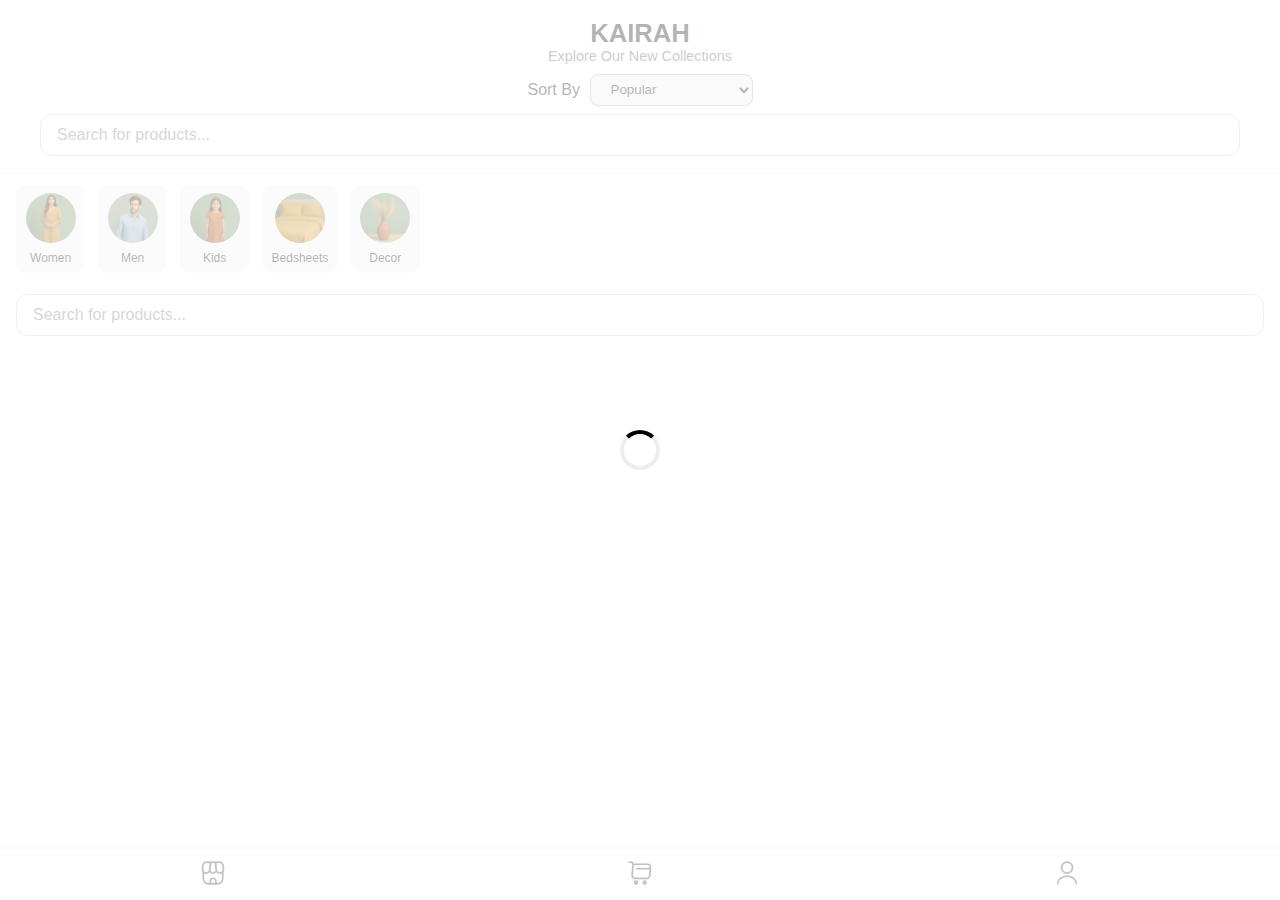
<file: index.html>
<!DOCTYPE html>
<html lang="en">
<head>
  <meta charset="UTF-8" />
  <meta name="viewport" content="width=device-width, initial-scale=1.0"/>
  <title>KAIRAH</title>
  <link rel="stylesheet" href="style.css" />
  <style>
    .category-icon {
      display: flex;
      flex-direction: column;
      align-items: center;
      
      cursor: pointer;
    }
    .category-icon img {
      width: 50px;
      height: 50px;
      object-fit: cover;
      border-radius: 50%;
      margin-bottom: 0.3rem;
    }
    
  </style>
</head>
<body>

  <header class="topbar">
    <h1>KAIRAH</h1>
    <p>Explore Our New Collections</p>
    <div class="top-controls">
      <div class="sort-bar">
        <label for="sort">Sort By</label>
        <select id="sort" onchange="sortProducts()">
          <option value="popular">Popular</option>
          <option value="price-low">Price: Low to High</option>
          <option value="price-high">Price: High to Low</option>
          <option value="name">Name</option>
        </select>
      </div>
      <div class="search-wrapper search-desktop">
        <span class="search-3d-icon"></span>
        <input type="text" placeholder="Search for products..." oninput="searchProducts(this.value)">
      </div>
    </div>
  </header>

  <nav class="categories" id="category-bar">
    <div class="category-icon" onclick="toggleWomenSubcategories();filterProducts('fancy bag');filterProducts('Raw Materials');filterProducts('two piece');filterProducts('ready to wear');filterProducts('party wear');filterProducts('saree');filterProducts('three piece')">
      <img src="images/women.png" alt="Women"/>
      <span>Women</span>
    </div>
    <div class="category-icon" onclick="filterProducts('men')">
      <img src="images/men.png" alt="Men"/>
      <span>Men</span>
    </div>
    <div class="category-icon" onclick="filterProducts('kids')">
      <img src="images/kids.png" alt="Kids"/>
      <span>Kids</span>
    </div>
    <div class="category-icon" onclick="filterProducts('bedsheets')">
      <img src="images/bedsheets.png" alt="Bedsheets"/>
      <span>Bedsheets</span>
    </div>
    <div class="category-icon" onclick="filterProducts('home decors')">
      <img src="images/decor.png" alt="Decor"/>
      <span>Decor</span>
    </div>
  </nav>

  <!-- Mobile-only search bar -->
  <div class="search-wrapper search-mobile">
    <span class="search-3d-icon"></span>
    <input type="text" placeholder="Search for products..." oninput="searchProducts(this.value)">
  </div>

  <div class="product-grid" id="product-container"></div>

  <div id="loader" class="loader-overlay"><div class="spinner"></div></div>

  <nav class="bottom-nav">
    <button onclick="location.href='index.html'"><img src="images/shop.png" alt="Home" /></button>
    <button onclick="location.href='cart.html'"><img src="images/shopping-cart.png" alt="Cart" /></button>
    <button onclick="location.href='account.html'"><img src="images/user.png" alt="Profile" /></button>
  </nav>

  <script>
    let allProducts = [];
    let currentCategory = "all";
    let isWomenExpanded = false;

    async function fetchProducts(force = false) {
      document.getElementById('loader').style.display = 'flex';

      const cached = localStorage.getItem("productCache");
      const lastFetched = localStorage.getItem("productCacheTime");

      const isFresh = cached && lastFetched && (Date.now() - lastFetched < 5 * 60 * 1000);

      if (isFresh && !force) {
        allProducts = JSON.parse(cached);
        document.getElementById('loader').style.display = 'none';
        return renderProducts(allProducts);
      }

      const res = await fetch("https://script.google.com/macros/s/AKfycbwGHz8UWJnzEnlzzA3WAEL7o7weI3EZ8S19X43M1A_6HhY9DboEVO0uHLrVXmqOH5OJLg/exec");
      const data = await res.json();
      const rows = data.slice(1);

      allProducts = rows.map(row => {
        const [id, name, price, desc, trending, section, amount, colors, sizes] = row;
        return {
          id,
          name,
          price: parseFloat(price),
          desc,
          trending,
          section: section?.trim().toLowerCase(),
          amount,
          colors,
          sizes
        };
      });

      localStorage.setItem("productCache", JSON.stringify(allProducts));
      localStorage.setItem("productCacheTime", Date.now());

      document.getElementById('loader').style.display = 'none';
      renderProducts(allProducts);
    }

    function renderProducts(products) {
      const container = document.getElementById('product-container');
      container.innerHTML = '';

      products.forEach(p => {
        let imgUrl = 'fallback.jpg';
        try {
          const parsedColors = JSON.parse(p.colors || '{}');
          imgUrl = Object.values(parsedColors)[0]?.split(',')[0] || imgUrl;
        } catch {}

        const div = document.createElement('div');
        div.className = 'product';
        div.innerHTML = `
          <img src="${imgUrl}" alt="${p.name}" loading="lazy" />
          <div class="product-info-overlay">
            <h3>${p.name}</h3>
            <h4>₹${p.price}</h4>
          </div>
        `;
        div.addEventListener('click', () => {
          localStorage.setItem('selectedProduct', JSON.stringify(p));
          window.location.href = `product.html?id=${p.id}`;
        });
        container.appendChild(div);
      });
    }

    function filterProducts(category) {
      currentCategory = category;
      if (category === 'all') return renderProducts(allProducts);
      const filtered = allProducts.filter(p => p.section === category);
      renderProducts(filtered);
    }

    function toggleWomenSubcategories() {
      const bar = document.getElementById("category-bar");
      isWomenExpanded = !isWomenExpanded;

      if (isWomenExpanded) {
        bar.innerHTML = `
          <div class="category-icon" onclick="toggleWomenSubcategories();filterProducts('all')">
            <img src="images/menu.png" alt="Back" /><span>Back</span>
          </div>
          <div class="category-icon" onclick="filterProducts('three piece')">
            <img src="images/threepiece.png" alt="Three Piece Set" /><span>Three Piece</span>
          </div>
          <div class="category-icon" onclick="filterProducts('two piece')">
            <img src="images/cordset.png" alt="cord set" /><span>cord set</span>
          </div>
          <div class="category-icon" onclick="filterProducts('party wear')">
            <img src="images/partywear.png" alt="party wear" /><span>party wear</span>
          </div>
          <div class="category-icon" onclick="filterProducts('ready to wear')">
            <img src="images/women.png" alt="ready to wear" /><span>ready to wear</span>
          </div>
          <div class="category-icon" onclick="filterProducts('saree')">
            <img src="images/saree.png" alt="Saree" /><span>Saree</span>
          </div>
          <div class="category-icon" onclick="filterProducts('Raw Materials')">
            <img src="images/rawmaterials.png" alt="raw materials" /><span>Raw Materials</span>
          </div>
          <div class="category-icon" onclick="filterProducts('fancy bag')">
            <img src="images/fancybags.png" alt="fancybags" /><span>fancy bags</span>
          </div>
        `;
      } else {
        bar.innerHTML = document.querySelector('header + nav').outerHTML;
        location.reload(); // reload to reset
      }
    }

    function searchProducts(keyword) {
      const search = keyword.toLowerCase();
      const filtered = allProducts.filter(p =>
        p.name.toLowerCase().includes(search) ||
        p.desc?.toLowerCase().includes(search)
      );
      renderProducts(filtered);
    }

    function sortProducts() {
      const value = document.getElementById("sort").value;
      let sorted = [...allProducts];

      if (value === 'price-low') {
        sorted.sort((a, b) => a.price - b.price);
      } else if (value === 'price-high') {
        sorted.sort((a, b) => b.price - a.price);
      } else if (value === 'name') {
        sorted.sort((a, b) => a.name.localeCompare(b.name));
      }
      renderProducts(sorted);
    }

    fetchProducts();
  </script>
</body>
</html>
</file>
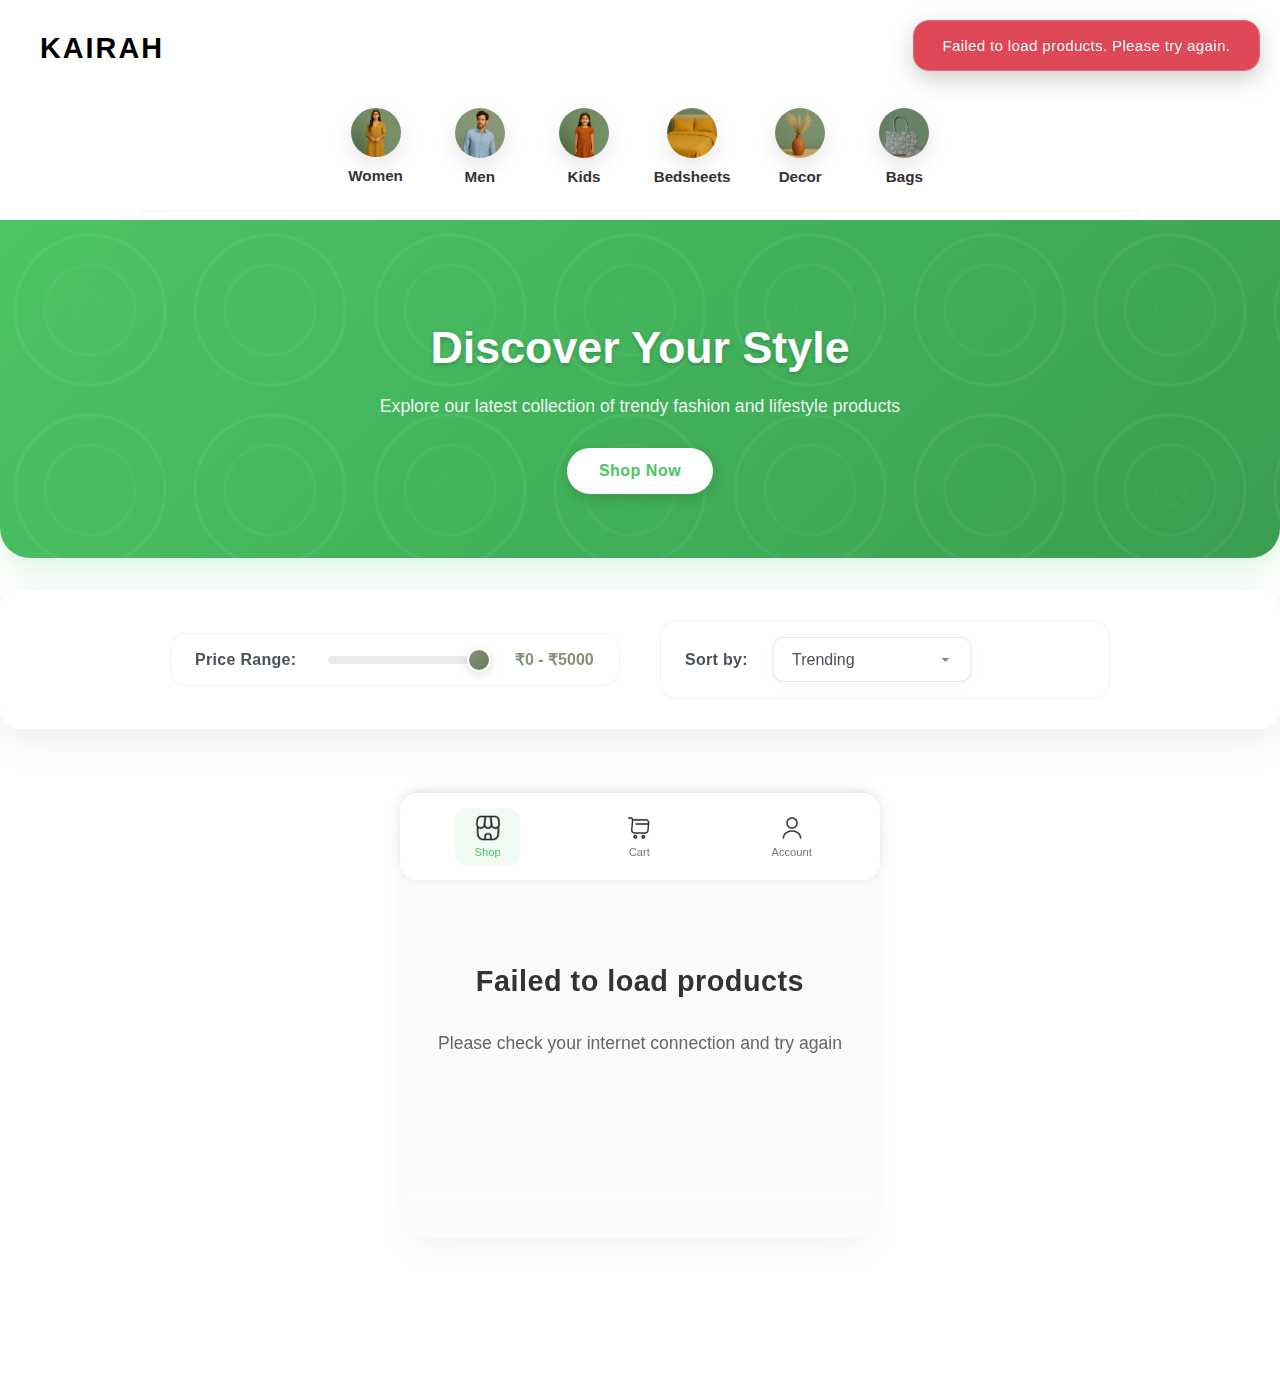
<file: clothing-store/index.html>
<!DOCTYPE html>
<html lang="en">
<head>
  <meta charset="UTF-8" />
  <meta name="viewport" content="width=device-width, initial-scale=1.0"/>
  <title>Kairah | Official Store</title>
  <meta name="description" content="Welcome to Kairah – the official online store for fashion and lifestyle.">
  <meta name="keywords" content="kairah, kairah store, kairah online, fashion store, kairah brand">


  <link rel="stylesheet" href="style.css" />
  <style>
    .category-icon {
      display: flex;
      flex-direction: column;
      align-items: center;
      
      cursor: pointer;
    }
    .category-icon img {
      width: 50px;
      height: 50px;
      object-fit: cover;
      border-radius: 50%;
      margin-bottom: 0.3rem;
    }
    /* Trending badge styles */
    .trending-badge {
      position: absolute;
      top: 8px;
      left: 8px;
      background: #629e4c;
      color: #ffffff;
      font-size: 0.75rem;
      font-weight: bold;
      padding: 2px 8px;
      border-radius: 12px;
      z-index: 2;
      box-shadow: 0 2px 6px rgba(0,0,0,0.1);
      pointer-events: none;
    }
    .product {
      position: relative;
    }
  </style>
</head>
<body>

  <header class="topbar">
    <div class="header-top">
      <a href="index.html" style="text-decoration: none;">
        <h1 class="desktop-logo">KAIRAH</h1>
      </a>
      <div class="search-wrapper search-desktop">
        <svg class="search-icon" viewBox="0 0 24 24"><circle cx="11" cy="11" r="7" stroke="currentColor" stroke-width="2" fill="none"/><line x1="16.5" y1="16.5" x2="21" y2="21" stroke="currentColor" stroke-width="2"/></svg>
        <input type="text" oninput="searchProducts(this.value)" placeholder="Search">
      </div>
    </div>
    
    <!-- Mobile header with logo left, search/filter right -->
    <div class="mobile-header">
      <a href="index.html" style="text-decoration: none;">
        <h1 class="mobile-logo">KAIRAH</h1>
      </a>
      <div class="mobile-search-filter">
        <div class="search-wrapper search-mobile">
          <span class="search-3d-icon"></span>
          <input type="text" placeholder="Search for products..." oninput="searchProducts(this.value)">
        </div>
        <button class="filter-btn-mobile" onclick="openFilterMenu()" aria-label="Filter">
          <svg width="20" height="20" viewBox="0 0 24 24" fill="none" stroke="currentColor" stroke-width="2" stroke-linecap="round" stroke-linejoin="round">
            <polygon points="22,3 2,3 10,12.46 10,19 14,21 14,12.46 22,3"/>
          </svg>
        </button>
      </div>
    </div>
    
    <nav class="categories" id="category-bar">
      <div class="category-icon" onclick="toggleWomenSubcategories();filterProducts('three piece')">
        <img src="images/women.png" alt="Women"/>
        <span>Women</span>
      </div>
      <div class="category-icon" onclick="filterProducts('men')">
        <img src="images/men.png" alt="Men"/>
        <span>Men</span>
      </div>
      <div class="category-icon" onclick="filterProducts('kids')">
        <img src="images/kids.png" alt="Kids"/>
        <span>Kids</span>
      </div>
      <div class="category-icon" onclick="filterProducts('bedsheets')">
        <img src="images/bedsheets.png" alt="Bedsheets"/>
        <span>Bedsheets</span>
      </div>
      <div class="category-icon" onclick="filterProducts('home decors')">
        <img src="images/decor.png" alt="Decor"/>
        <span>Decor</span>
      </div>
      <div class="category-icon" onclick="filterProducts('fancy bag')">
        <img src="images/fancybags.png" alt="bags" /><span>Bags</span>
      </div>
    </nav>
    
    <!-- Mobile search and filter below categories -->
    
  </header>
  <!-- Mobile Filter Modal -->
  <div id="filterModal" class="filter-modal" style="display:none;">
    <div class="filter-modal-content">
      <div class="filter-modal-header">
        <span>Filters</span>
        <button class="close-filter-btn" onclick="closeFilterMenu()" aria-label="Close">&times;</button>
      </div>
      <div class="filter-modal-body">
        <div class="filter-group">
          <div class="custom-dropdown" id="customSortDropdown" tabindex="0" onclick="toggleSortDropdown()">
            <span id="customSortSelected">Trending</span>
            <svg width="18" height="18" viewBox="0 0 24 24"><path d="M7 10l5 5 5-5z" fill="#839371"/></svg>
            <ul class="custom-dropdown-list" id="customSortList" style="display:none;">
              <li data-value="trending" onclick="selectSortOption('trending', event)">Trending</li>
              <li data-value="price-low" onclick="selectSortOption('price-low', event)">Price: Low to High</li>
              <li data-value="price-high" onclick="selectSortOption('price-high', event)">Price: High to Low</li>
              <li data-value="name" onclick="selectSortOption('name', event)">Name A-Z</li>
              <li data-value="newest" onclick="selectSortOption('newest', event)">Newest</li>
            </ul>
          </div>
        </div>
        <div class="filter-group">
          <label for="modal-price-range">Price Range:</label>
          <input type="range" id="modal-price-range" min="0" max="5000" value="5000" oninput="updateModalPriceDisplay(this.value)">
          <span id="modal-price-display">₹0 - ₹5000</span>
        </div>
      </div>
      <button class="apply-filter-btn" onclick="applyMobileFilters()">Apply</button>
    </div>
  </div>

  <!-- Hero Section -->
  <section class="hero-section">
    <div class="hero-content">
      <h2 class="hero-title">Discover Your Style</h2>
      <p>Explore our latest collection of trendy fashion and lifestyle products</p>
      <button class="cta-button" onclick="scrollToProducts()">Shop Now</button>
    </div>
  </section>

  <!-- Filter & Sort Section -->
  <div class="filter-section">
    <div class="filter-controls">
      <div class="filter-group">
        <label for="price-range">Price Range:</label>
        <input type="range" id="price-range" min="0" max="5000" value="5000" oninput="updatePriceFilter(this.value)">
        <span id="price-display" style="font-weight: 600; color: #839371; min-width: 80px;">₹0 - ₹5000</span>
      </div>
      <div class="filter-group">
        <label for="sort-select">Sort by:</label>
        <select id="sort-select" onchange="sortProducts()">
          <option value="trending">Trending</option>
          <option value="price-low">Price: Low to High</option>
          <option value="price-high">Price: High to Low</option>
          <option value="name">Name A-Z</option>
          <option value="newest">Newest</option>
        </select>
      </div>
    
    </div>
  </div>

  <!-- Product Grid with Loading Skeletons -->
  <div class="product-grid" id="product-container">
    <!-- Loading skeletons will be added here -->
  </div>

  <!-- Toast Notification -->
  <div id="toast" class="toast"></div>

  <nav class="bottom-nav">
    <button class="active" onclick="location.href='index.html'"><img src="images/shop.png" alt="Home" /><span>Shop</span></button>
    <button onclick="location.href='cart.html'"><img src="images/shopping-cart.png" alt="Cart" /><span>Cart</span></button>
    <button onclick="location.href='account.html'"><img src="images/user.png" alt="Profile" /><span>Account</span></button>
  </nav>

  <script>
    let allProducts = [];
    let currentCategory = "all";
    let isWomenExpanded = false;
    let currentPriceFilter = 5000;
    let wishlist = JSON.parse(localStorage.getItem('wishlist') || '[]');
    let recentlyViewed = JSON.parse(localStorage.getItem('recentlyViewed') || '[]');

    // Initialize loading skeletons
    function showLoadingSkeletons() {
      const container = document.getElementById('product-container');
      container.innerHTML = '';
      for (let i = 0; i < 8; i++) {
        container.innerHTML += `
          <div class="product-skeleton">
            <div class="skeleton-image"></div>
            <div class="skeleton-content">
              <div class="skeleton-title"></div>
              <div class="skeleton-price"></div>
            </div>
          </div>
        `;
      }
    }

    // Toast notification system
    function showToast(message, type = 'success') {
      const toast = document.getElementById('toast');
      toast.textContent = message;
      toast.className = `toast ${type}`;
      
      // Remove any existing classes and animations
      toast.classList.remove('show');
      
      // Force a reflow to restart the animation
      void toast.offsetWidth;
      
      // Add the show class to trigger the animation
      toast.classList.add('show');
      
      // Clear any existing timeout
      if (window.toastTimeout) {
        clearTimeout(window.toastTimeout);
      }
      
      // Set a new timeout to remove the show class
      window.toastTimeout = setTimeout(() => {
        toast.classList.remove('show');
      }, 3000);
    }

    // Scroll to products function
    function scrollToProducts() {
      document.querySelector('.product-grid').scrollIntoView({ 
        behavior: 'smooth' 
      });
    }

    // Price filter function
    function updatePriceFilter(value) {
      currentPriceFilter = parseInt(value);
      document.getElementById('price-display').textContent = `₹0 - ₹${value}`;
      filterAndRenderProducts();
    }

    // Toggle filters function
    function toggleFilters() {
      const filterSection = document.querySelector('.filter-section');
      filterSection.classList.toggle('expanded');
    }

    // Enhanced product filtering and rendering
    function filterAndRenderProducts() {
      let filtered = [...allProducts];
      
      // Apply category filter
      if (currentCategory !== 'all') {
        filtered = filtered.filter(p => p.section === currentCategory);
      }
      
      // Apply price filter
      filtered = filtered.filter(p => p.price <= currentPriceFilter);
      
      renderProducts(filtered);
    }

    // Quick add to cart function
    function quickAddToCart(productId, event) {
      event.preventDefault();
      event.stopPropagation();
      
      const product = allProducts.find(p => p.id === productId);
      if (!product) return;
      
      // Check if product has sizes and requires size selection
      const hasSizes = product.sizes && product.sizes.trim() !== '';
      if (hasSizes) {
        // If product has sizes, redirect to product page for size selection
        showToast('Please select a size on the product page', 'error');
     
        return;
      }
      
      // Get the image URL for this product
      let imgUrl = 'fallback.jpg';
      try {
        const parsedColors = JSON.parse(product.colors || '{}');
        imgUrl = Object.values(parsedColors)[0]?.split(',')[0] || imgUrl;
      } catch {}
      
      let cart = JSON.parse(localStorage.getItem('cart') || '[]');
      const existingItem = cart.find(item => item.id === product.id);
      
      if (existingItem) {
        existingItem.qty = (existingItem.qty || 1) + 1;
        showToast(`Quantity updated in cart!`, 'success');
      } else {
        cart.push({
          ...product,
          image: imgUrl,
          qty: 1,
          addedAt: new Date().toISOString()
        });
        showToast(`added to cart!`, 'success');
      }
      
      localStorage.setItem('cart', JSON.stringify(cart));
      updateCartBadge();
    }

    // Wishlist functions
    function toggleWishlist(productId, event) {
      event.preventDefault();
      event.stopPropagation();
      
      const product = allProducts.find(p => p.id === productId);
      if (!product) return;
      
      const index = wishlist.findIndex(item => item.id === product.id);
      if (index > -1) {
        wishlist.splice(index, 1);
        showToast('Removed from wishlist', 'error');
      } else {
        wishlist.push(product);
        showToast('Added to wishlist! ❤️', 'success');
      }
      
      localStorage.setItem('wishlist', JSON.stringify(wishlist));
      updateWishlistBadge();
      
      // Update the button appearance
      const button = event.target.closest('.wishlist-btn');
      if (button) {
        button.classList.toggle('wishlisted');
      }
    }

    // Update cart badge
    function updateCartBadge() {
      const cart = JSON.parse(localStorage.getItem('cart') || '[]');
      const totalItems = cart.reduce((sum, item) => sum + (item.qty || 1), 0);
      
      // Update cart button in bottom nav
      const cartButton = document.querySelector('.bottom-nav button:nth-child(2)');
      if (totalItems > 0) {
        cartButton.setAttribute('data-badge', totalItems);
      } else {
        cartButton.removeAttribute('data-badge');
      }
    }

    // Update wishlist badge
    function updateWishlistBadge() {
      const wishlistCount = wishlist.length;
      // You can add wishlist badge logic here if needed
    }

    async function fetchProducts(force = false) {
      showLoadingSkeletons();

      const cached = localStorage.getItem("productCache");
      const lastFetched = localStorage.getItem("productCacheTime");

      const isFresh = cached && lastFetched && (Date.now() - lastFetched < 5 * 60 * 1000);

      if (isFresh && !force) {
        allProducts = JSON.parse(cached);
        filterAndRenderProducts();
        return;
      }

      try {
        const res = await fetch("https://script.google.com/macros/s/AKfycbwGHz8UWJnzEnlzzA3WAEL7o7weI3EZ8S19X43M1A_6HhY9DboEVO0uHLrVXmqOH5OJLg/exec");
        const data = await res.json();
        const rows = data.slice(1);

        allProducts = rows.map(row => {
          const [id, name, price, desc, trending, section, amount, colors, sizes] = row;
          return {
            id,
            name,
            price: parseFloat(price),
            desc,
            trending,
            section: section?.trim().toLowerCase(),
            amount,
            colors,
            sizes
          };
        });

        localStorage.setItem("productCache", JSON.stringify(allProducts));
        localStorage.setItem("productCacheTime", Date.now());

        filterAndRenderProducts();
      } catch (error) {
        console.error('Error fetching products:', error);
        showToast('Failed to load products. Please try again.', 'error');
        // Hide loading skeletons on error
        document.getElementById('product-container').innerHTML = `
          <div class="no-products">
            <h3>Failed to load products</h3>
            <p>Please check your internet connection and try again</p>
          </div>
        `;
      }
    }

    function renderProducts(products) {
      const container = document.getElementById('product-container');
      container.innerHTML = '';

      if (products.length === 0) {
        container.innerHTML = `
          <div class="no-products">
            <h3>No products found</h3>
            <p>Try adjusting your filters or search terms</p>
          </div>
        `;
        return;
      }

      // Sort products based on current sort option
      const sortValue = document.getElementById('sort-select').value;
      const sortedProducts = [...products].sort((a, b) => {
        switch (sortValue) {
          case 'price-low':
            return a.price - b.price;
          case 'price-high':
            return b.price - a.price;
          case 'name':
            return a.name.localeCompare(b.name);
          case 'newest':
            return new Date(b.addedAt || 0) - new Date(a.addedAt || 0);
          case 'trending':
          default:
            const aTrending = a.trending && a.trending.toLowerCase() === 'yes';
            const bTrending = b.trending && b.trending.toLowerCase() === 'yes';
            return (bTrending ? 1 : 0) - (aTrending ? 1 : 0);
        }
      });

      sortedProducts.forEach(p => {
        let imgUrl = 'fallback.jpg';
        try {
          const parsedColors = JSON.parse(p.colors || '{}');
          imgUrl = Object.values(parsedColors)[0]?.split(',')[0] || imgUrl;
        } catch {}

        const trendingBadge = p.trending && p.trending.toLowerCase() === 'yes' ? '<span class="trending-badge">ONAM SALE</span>' : '';
        const isWishlisted = wishlist.some(item => item.id === p.id);

        let priceHtml = '';
        if (p.trending && p.trending.toLowerCase() === 'yes') {
          const discounted = Math.round(p.price * 0.9);
          priceHtml = `<span class="strike-price">₹${p.price}</span> <span class="discounted-price">₹${discounted}</span>`;
        } else {
          priceHtml = `₹${p.price}`;
        }

        const div = document.createElement('div');
        div.className = 'product';
        div.innerHTML = `
          ${trendingBadge}
          <div class="product-actions">
            <button class="wishlist-btn ${isWishlisted ? 'wishlisted' : ''}" type="button">
              <svg width="20" height="20" viewBox="0 0 24 24">
                <path d="M12 21.35l-1.45-1.32C5.4 15.36 2 12.28 2 8.5 2 5.42 4.42 3 7.5 3c1.74 0 3.41.81 4.5 2.09C13.09 3.81 14.76 3 16.5 3 19.58 3 22 5.42 22 8.5c0 3.78-3.4 6.86-8.55 11.54L12 21.35z"/>
              </svg>
            </button>
            <button class="quick-add-btn" type="button">
              <svg width="20" height="20" viewBox="0 0 24 24">
                <path d="M19 13h-6v6h-2v-6H5v-2h6V5h2v6h6v2z"/>
              </svg>
            </button>
          </div>
          <img src="${imgUrl}" alt="${p.name}" loading="lazy" />
          <div class="product-info-overlay">
            <h3>${p.name}</h3>
            <h4>${priceHtml}</h4>
          </div>
        `;
        
        // Add click event to product card (excluding buttons)
        div.addEventListener('click', (e) => {
          // Don't navigate if clicking on buttons
          if (e.target.closest('.product-actions')) {
            return;
          }
          
          // Add to recently viewed
          const existingIndex = recentlyViewed.findIndex(item => item.id === p.id);
          if (existingIndex > -1) {
            recentlyViewed.splice(existingIndex, 1);
          }
          recentlyViewed.unshift(p);
          recentlyViewed = recentlyViewed.slice(0, 10); // Keep only last 10
          localStorage.setItem('recentlyViewed', JSON.stringify(recentlyViewed));
          
          // Store in selectedProduct for backward compatibility
          localStorage.setItem('selectedProduct', JSON.stringify(p));
          
          // Also ensure this product is stored in the products array for sharing
          let allProductsArray = JSON.parse(localStorage.getItem('products') || '[]');
          // Ensure consistent ID comparison by converting to strings
          const productIndex = allProductsArray.findIndex(item => String(item.id) === String(p.id));
          if (productIndex === -1) {
            allProductsArray.push(p);
            localStorage.setItem('products', JSON.stringify(allProductsArray));
          }
          
          // Navigate to product page - ensure ID is a string
          window.location.href = `product.html?id=${encodeURIComponent(String(p.id))}`;
        });
        
        // Add event listeners for wishlist button
        const wishlistBtn = div.querySelector('.wishlist-btn');
        if (wishlistBtn) {
          wishlistBtn.addEventListener('click', (e) => {
            toggleWishlist(p.id, e);
          });
        }
        
        // Add event listeners for quick-add button
        const quickAddBtn = div.querySelector('.quick-add-btn');
        if (quickAddBtn) {
          quickAddBtn.addEventListener('click', (e) => {
            quickAddToCart(p.id, e);
          });
        }
        
        container.appendChild(div);
      });
    }

    function filterProducts(category) {
      currentCategory = category;
      filterAndRenderProducts();
      
      // Update active category styling
      const categoryIcons = document.querySelectorAll('.category-icon');
      categoryIcons.forEach(icon => {
        icon.classList.remove('active');
      });
      
      // Find the clicked category and add active class
      const clickedCategory = Array.from(categoryIcons).find(icon => {
        const categoryText = icon.querySelector('span').textContent.toLowerCase();
        return categoryText.includes(category.toLowerCase()) || 
               (category === 'three piece' && categoryText.includes('3 piece')) ||
               (category === 'two piece' && categoryText.includes('2 piece')) ||
               (category === 'ready to wear' && categoryText.includes('ready'));
      });
      
      if (clickedCategory) {
        clickedCategory.classList.add('active');
      }
    }

    function toggleWomenSubcategories() {
      const bar = document.getElementById("category-bar");
      isWomenExpanded = !isWomenExpanded;

      if (isWomenExpanded) {
        bar.innerHTML = `
          
          <div class="category-icon" onclick="filterProducts('three piece')">
            <img src="images/threepiece.png" alt="Three Piece Set" /><span>3 Piece</span>
          </div>
          <div class="category-icon" onclick="filterProducts('party wear')">
            <img src="images/partywear.png" alt="party wear" /><span>Party</span>
          </div>
          <div class="category-icon" onclick="filterProducts('two piece')">
            <img src="images/cordset.png" alt="cord set" /><span>2 Piece</span>
          </div>
          <div class="category-icon" onclick="filterProducts('ready to wear')">
            <img src="images/women.png" alt="ready to wear" /><span>Ready</span>
          </div>
          <div class="category-icon" onclick="filterProducts('saree')">
            <img src="images/saree.png" alt="Saree" /><span>Saree</span>
          </div>
          <div class="category-icon" onclick="filterProducts('raw')">
            <img src="images/rawmaterials.png" alt="raw materials" /><span>Raw</span>
          </div>
          <div class="category-icon" onclick="toggleWomenSubcategories();filterProducts('all')">
            <img src="images/menu.png" alt="Back" /><span>Back</span>
          </div>
        `;
      } else {
        location.reload();
      }
    }

    function searchProducts(keyword) {
      const search = keyword.toLowerCase();
      const filtered = allProducts.filter(p =>
        p.name.toLowerCase().includes(search) ||
        p.desc?.toLowerCase().includes(search)
      );
      renderProducts(filtered);
    }

    function sortProducts() {
      filterAndRenderProducts();
    }

    // --- Mobile Filter Modal Functions ---
    function openFilterMenu() {
      var modal = document.getElementById('filterModal');
      if (!modal) {
        console.error('Filter modal not found');
        return;
      }
      
      // Sync modal values with current filters
      if (document.getElementById('sort-select')) {
        const sortSelect = document.getElementById('sort-select');
        const selectedText = sortSelect.selectedOptions[0].textContent;
        document.getElementById('customSortSelected').textContent = selectedText;
      }
      
      if (document.getElementById('modal-price-range')) {
        document.getElementById('modal-price-range').value = currentPriceFilter;
        updateModalPriceDisplay(currentPriceFilter);
      }
      
      modal.style.display = 'flex';
      setTimeout(function() { 
        modal.classList.add('active'); 
      }, 10);
      document.body.style.overflow = 'hidden';
    }
    function closeFilterMenu() {
      var modal = document.getElementById('filterModal');
      if (!modal) return;
      modal.classList.remove('active');
      setTimeout(function() { modal.style.display = 'none'; }, 200);
      document.body.style.overflow = '';
    }
    function updateModalPriceDisplay(value) {
      document.getElementById('modal-price-display').textContent = `₹0 - ₹${value}`;
    }
    function applyMobileFilters() {
      // Apply modal filters to main controls
      const customSelected = document.getElementById('customSortSelected');
      const sortSelect = document.getElementById('sort-select');
      
      if (customSelected && sortSelect) {
        // Map the custom dropdown text to the select value
        const textToValue = {
          'Trending': 'trending',
          'Price: Low to High': 'price-low',
          'Price: High to Low': 'price-high',
          'Name A-Z': 'name',
          'Newest': 'newest'
        };
        
        const selectedText = customSelected.textContent;
        const value = textToValue[selectedText] || 'trending';
        sortSelect.value = value;
      }
      
      if (document.getElementById('modal-price-range')) {
        updatePriceFilter(document.getElementById('modal-price-range').value);
      }
      
      sortProducts();
      closeFilterMenu();
    }

    // Custom dropdown functions
    function toggleSortDropdown() {
      const dropdown = document.getElementById('customSortDropdown');
      const list = document.getElementById('customSortList');
      list.style.display = list.style.display === 'block' ? 'none' : 'block';
      dropdown.classList.toggle('active');
    }

    function selectSortOption(value, event) {
      const dropdown = document.getElementById('customSortDropdown');
      const selectedSpan = document.getElementById('customSortSelected');
      const list = document.getElementById('customSortList');
      
      // Update the selected text
      selectedSpan.textContent = event.target.textContent;
      
      // Hide the dropdown list
      list.style.display = 'none';
      dropdown.classList.remove('active');
      
      // Update the main sort select value
      const sortSelect = document.getElementById('sort-select');
      if (sortSelect) {
        const textToValue = {
          'Trending': 'trending',
          'Price: Low to High': 'price-low',
          'Price: High to Low': 'price-high',
          'Name A-Z': 'name',
          'Newest': 'newest'
        };
        const selectedText = event.target.textContent;
        const value = textToValue[selectedText] || 'trending';
        sortSelect.value = value;
      }
    }

    // Add click outside functionality to close dropdown
    document.addEventListener('click', function(event) {
      const dropdown = document.getElementById('customSortDropdown');
      const list = document.getElementById('customSortList');
      
      if (dropdown && !dropdown.contains(event.target)) {
        list.style.display = 'none';
        dropdown.classList.remove('active');
      }
    });

    // Initialize
    fetchProducts();
    updateCartBadge();
    updateWishlistBadge();
  </script>
</body>
</html>
</file>
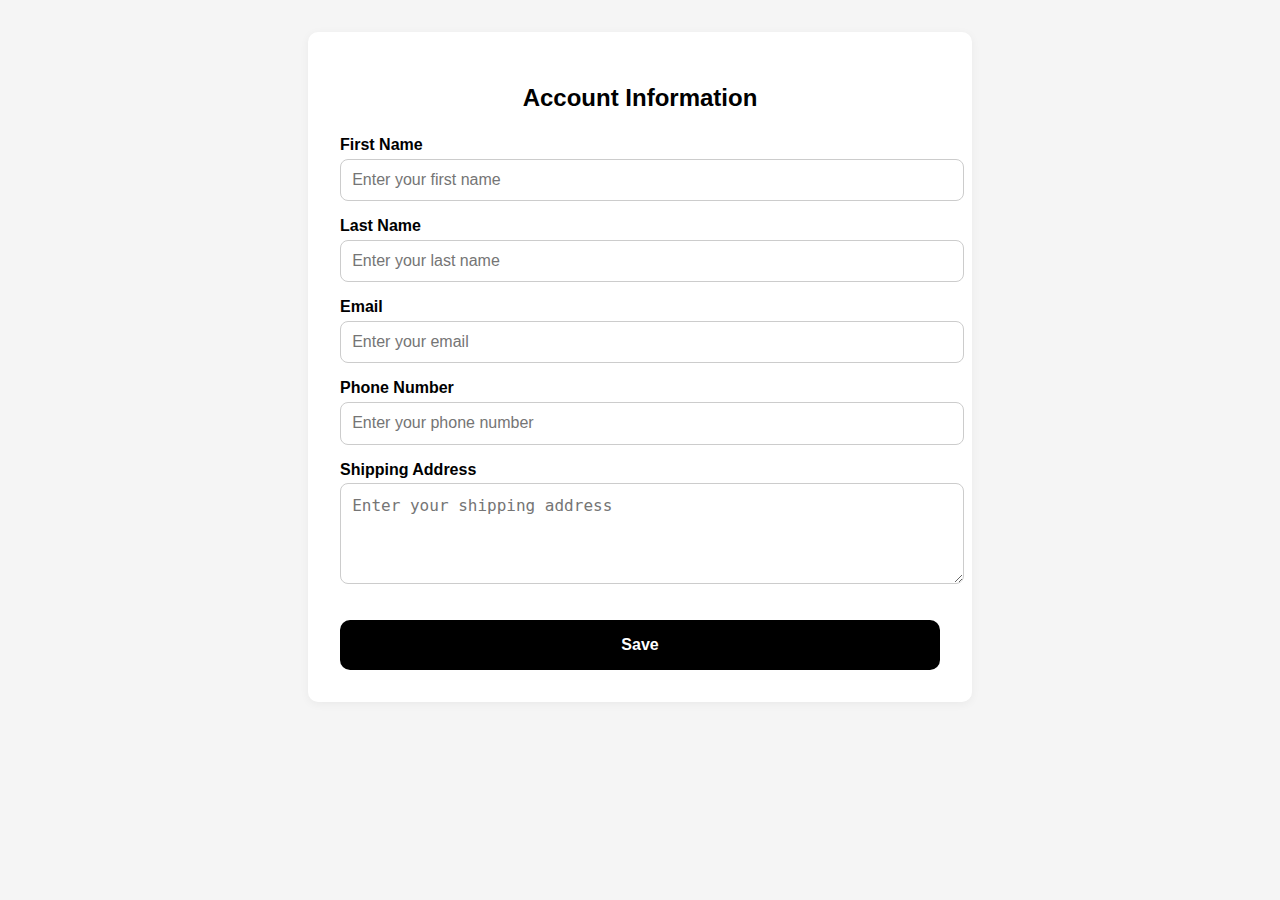
<file: account.html>
<!DOCTYPE html>
<html lang="en">
<head>
  <meta charset="UTF-8" />
  <meta name="viewport" content="width=device-width, initial-scale=1.0"/>
  <title>Account Info</title>
  <style>
    body {
      font-family: 'Segoe UI', sans-serif;
      background: #f5f5f5;
      margin: 0;
      padding: 0;
    }

    .container {
      max-width: 600px;
      margin: 2rem auto;
      background: white;
      padding: 2rem;
      border-radius: 10px;
      box-shadow: 0 2px 10px rgba(0,0,0,0.05);
    }

    h2 {
      text-align: center;
      margin-bottom: 1.5rem;
    }

    label {
      font-weight: 600;
      display: block;
      margin: 1rem 0 0.3rem;
    }

    input, textarea {
      width: 100%;
      padding: 0.7rem;
      border: 1px solid #ccc;
      border-radius: 8px;
      font-size: 1rem;
    }

    button {
      margin-top: 2rem;
      width: 100%;
      padding: 1rem;
      font-size: 1rem;
      font-weight: bold;
      border: none;
      border-radius: 10px;
      background: #000;
      color: white;
      cursor: pointer;
    }

    button:hover {
      background: #333;
    }
  </style>
</head>
<body>
  <div class="container">
    <h2>Account Information</h2>
    <label for="firstName">First Name</label>
    <input type="text" id="firstName" placeholder="Enter your first name">

    <label for="lastName">Last Name</label>
    <input type="text" id="lastName" placeholder="Enter your last name">

    <label for="email">Email</label>
    <input type="email" id="email" placeholder="Enter your email">

    <label for="phone">Phone Number</label>
    <input type="tel" id="phone" placeholder="Enter your phone number">

    <label for="address">Shipping Address</label>
    <textarea id="address" rows="4" placeholder="Enter your shipping address"></textarea>

    <button onclick="saveAccount()">Save</button>
  </div>

  <script>
    function saveAccount() {
      const user = {
        firstName: document.getElementById('firstName').value.trim(),
        lastName: document.getElementById('lastName').value.trim(),
        email: document.getElementById('email').value.trim(),
        phone: document.getElementById('phone').value.trim(),
        address: document.getElementById('address').value.trim()
      };

      if (!user.firstName || !user.lastName || !user.email || !user.phone || !user.address) {
        return alert("⚠️ Please fill in all fields.");
      }

      localStorage.setItem('userDetails', JSON.stringify(user));
      alert('✅ Account information saved!');
      window.location.href = 'cart.html';
    }

    // Optional: preload saved data
    window.onload = () => {
      const saved = JSON.parse(localStorage.getItem('userDetails') || '{}');
      if (saved) {
        document.getElementById('firstName').value = saved.firstName || '';
        document.getElementById('lastName').value = saved.lastName || '';
        document.getElementById('email').value = saved.email || '';
        document.getElementById('phone').value = saved.phone || '';
        document.getElementById('address').value = saved.address || '';
      }
    };
  </script>
</body>
</html>
</file>
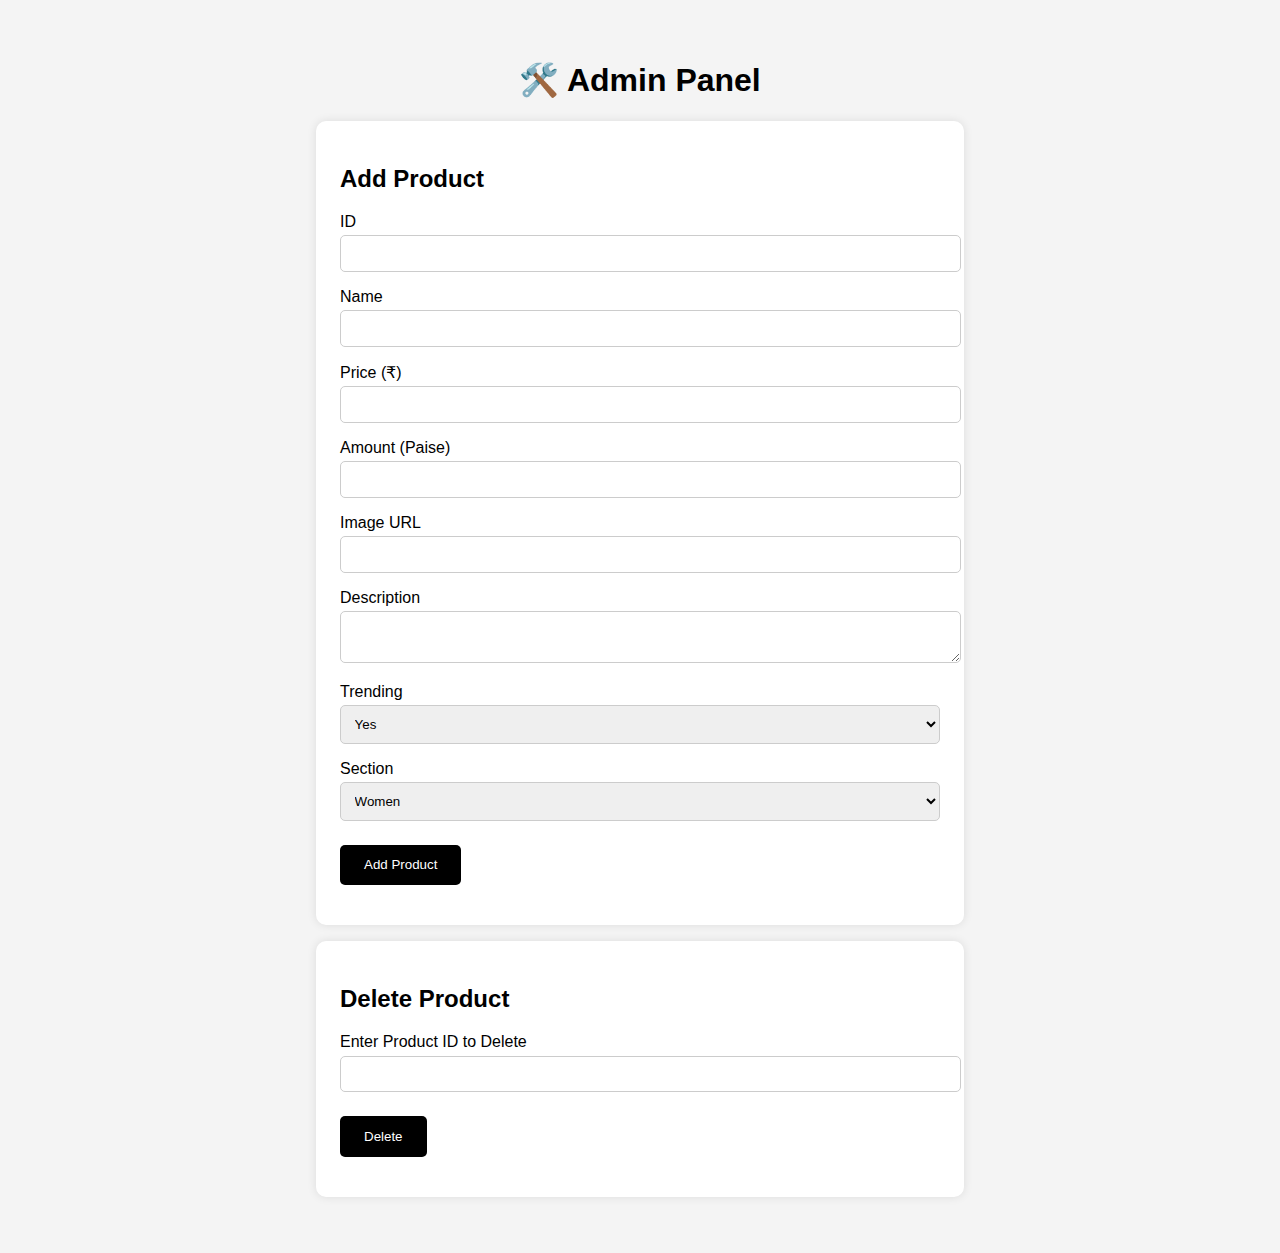
<file: admin.html>
<!DOCTYPE html>
<html lang="en">
<head>
  <meta charset="UTF-8" />
  <title>Admin Panel - Clothing Store</title>
  <style>
    body {
      font-family: Arial;
      background: #f4f4f4;
      padding: 2rem;
    }
    h1 {
      text-align: center;
    }
    form, .delete-box {
      max-width: 600px;
      margin: 1rem auto;
      background: white;
      padding: 1.5rem;
      border-radius: 10px;
      box-shadow: 0 0 10px rgba(0,0,0,0.1);
    }
    label {
      display: block;
      margin-top: 1rem;
    }
    input, textarea, select {
      width: 100%;
      padding: 0.6rem;
      margin-top: 0.3rem;
      border-radius: 5px;
      border: 1px solid #ccc;
    }
    button {
      margin-top: 1.5rem;
      padding: 0.8rem 1.5rem;
      background: #000;
      color: white;
      border: none;
      border-radius: 5px;
      cursor: pointer;
    }
    .message {
      text-align: center;
      margin-top: 1rem;
      font-weight: bold;
    }
  </style>
</head>
<body>
  <h1>🛠️ Admin Panel</h1>

  <form id="addForm">
    <h2>Add Product</h2>
    <label>ID</label>
    <input type="text" name="id" required />
    <label>Name</label>
    <input type="text" name="name" required />
    <label>Price (₹)</label>
    <input type="text" name="price" required />
    <label>Amount (Paise)</label>
    <input type="text" name="amount" required />
    <label>Image URL</label>
    <input type="text" name="image" required />
    <label>Description</label>
    <textarea name="desc" required></textarea>
    <label>Trending</label>
    <select name="trending">
      <option value="Yes">Yes</option>
      <option value="No">No</option>
    </select>
    <label>Section</label>
    <select name="section">
      <option value="Women">Women</option>
      <option value="Bedsheets">Bedsheets</option>
      <option value="Raw Materials">Raw Materials</option>
      <option value="Home Decors">Home Decors</option>
    </select>
    <button type="submit">Add Product</button>
    <div class="message" id="addMsg"></div>
  </form>

  <div class="delete-box">
    <h2>Delete Product</h2>
    <label>Enter Product ID to Delete</label>
    <input type="text" id="deleteId" />
    <button onclick="deleteProduct()">Delete</button>
    <div class="message" id="deleteMsg"></div>
  </div>

  <script>
    const scriptURL = "https://script.google.com/macros/s/YOUR_DEPLOYED_SCRIPT_ID/exec";

    document.getElementById("addForm").addEventListener("submit", async function(e) {
      e.preventDefault();
      const form = new FormData(this);
      form.append("action", "add");

      const res = await fetch(scriptURL, {
        method: "POST",
        body: new URLSearchParams(form)
      });

      const msg = await res.text();
      document.getElementById("addMsg").innerText = msg === "Added" ? "✅ Product added!" : "❌ Error";
      if (msg === "Added") this.reset();
    });

    async function deleteProduct() {
      const id = document.getElementById("deleteId").value.trim();
      if (!id) return alert("Enter product ID");

      const res = await fetch(scriptURL, {
        method: "POST",
        body: new URLSearchParams({ id, action: "delete" })
      });

      const msg = await res.text();
      document.getElementById("deleteMsg").innerText =
        msg === "Deleted" ? "🗑️ Product deleted!" : "⚠️ Product not found.";
    }
  </script>
</body>
</html>
</file>
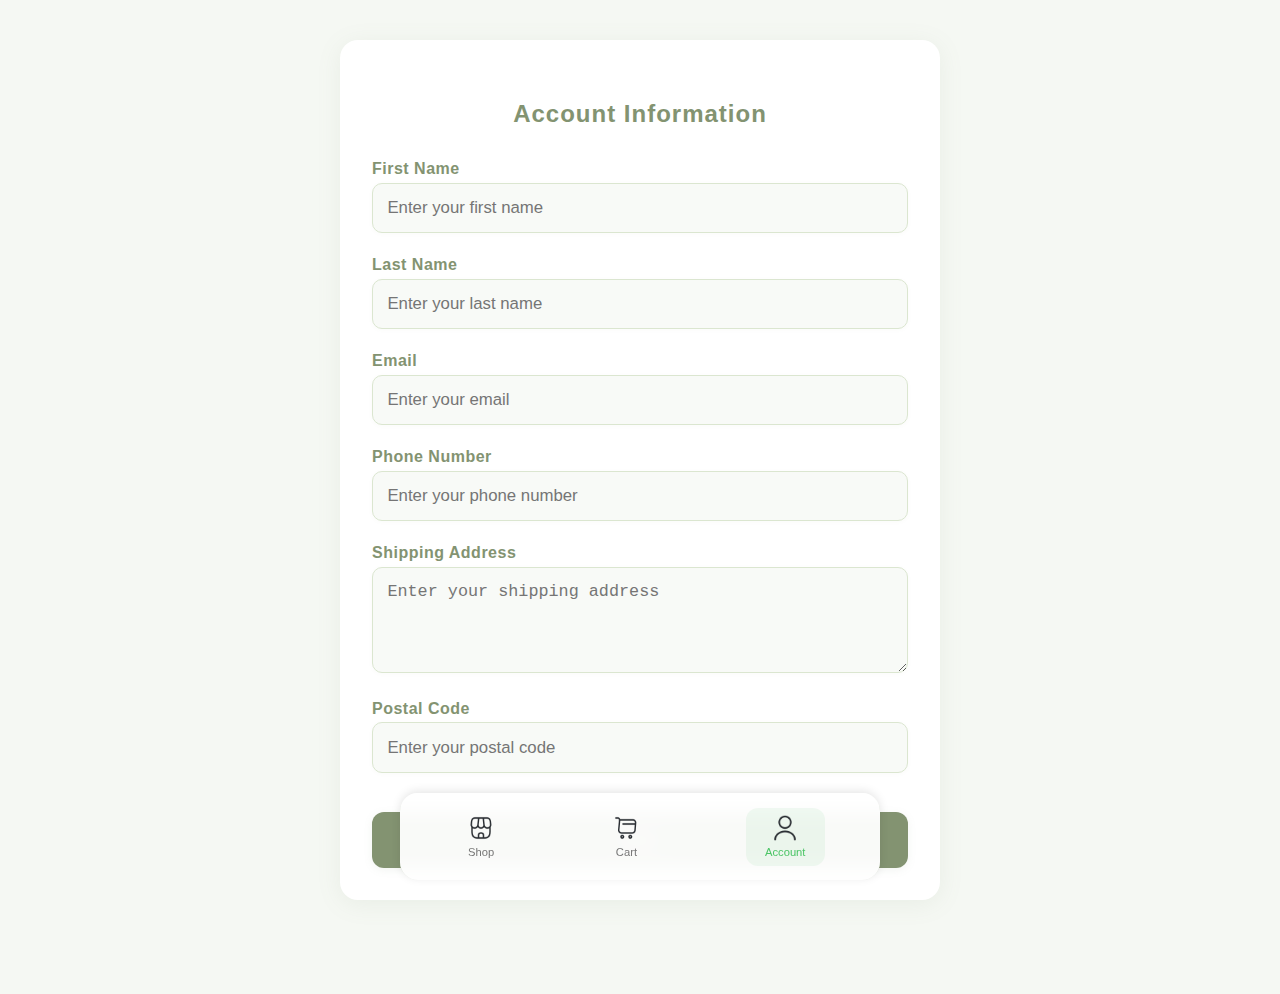
<file: clothing-store/account.html>
<!DOCTYPE html>
<html lang="en">
<head>
  <meta charset="UTF-8" />
  <meta name="viewport" content="width=device-width, initial-scale=1.0"/>
  <title>Account Info</title>
  <link rel="stylesheet" href="style.css" />
  <style>
    body {
      font-family: 'Segoe UI', sans-serif;
      background: #f5f8f3;
      margin: 0;
      padding: 0;
      padding-bottom: 50px;
    }

    .container {
      max-width: 600px;
      
      margin: 2.5rem auto;
      background: white;
      padding: 2.5rem 2rem 2rem 2rem;
      border-radius: 18px;
      box-shadow: 0 4px 24px rgba(131,147,113,0.10);
    }

    h2 {
      text-align: center;
      margin-bottom: 2rem;
      color: #839371;
      letter-spacing: 1px;
    }

    label {
      font-weight: 600;
      display: block;
      margin: 1.2rem 0 0.3rem;
      color: #839371;
      letter-spacing: 0.5px;
    }

    input, textarea {
      width: 100%;
      padding: 0.9rem;
      border: 1.5px solid #dbe6d0;
      border-radius: 10px;
      font-size: 1.05rem;
      background: #f8faf7;
      margin-bottom: 0.2rem;
      transition: border 0.2s;
      box-shadow: 0 1px 4px rgba(131,147,113,0.04);
    }
    input:focus, textarea:focus {
      border: 1.5px solid #839371;
      outline: none;
      background: #fff;
    }

    #save {
      margin-top: 2.2rem;
      width: 100%;
      padding: 1.1rem;
      font-size: 1.08rem;
      font-weight: bold;
      border: none;
      border-radius: 12px;
      background: #839371;
      color: white;
      cursor: pointer;
      box-shadow: 0 2px 8px rgba(131,147,113,0.10);
      letter-spacing: 1px;
      transition: background 0.2s, box-shadow 0.2s;
    }

    #save:hover {
      background: #6d7c5d;
      box-shadow: 0 4px 16px rgba(131,147,113,0.13);
    }

    .profile-card {
      display: flex;
      flex-direction: column;
      align-items: center;
      padding: 2.5rem 1.5rem 1.5rem 1.5rem;
      border-radius: 18px;
      background: #fff;
      box-shadow: 0 4px 24px rgba(131,147,113,0.10);
      margin-bottom: 1.5rem;
      animation: fadeIn 0.4s;
    }

    .profile-avatar {
      width: 90px;
      height: 90px;
      border-radius: 50%;
      background: linear-gradient(135deg, #b8da91 60%, #839371 100%);
      display: flex;
      align-items: center;
      justify-content: center;
      font-size: 2.7rem;
      color: #fff;
      margin-bottom: 1.1rem;
      position: relative;
      overflow: visible;
      flex-direction: column;
      box-shadow: 0 2px 12px rgba(131,147,113,0.10);
    }

    .profile-avatar img {
      width: 70px;
      height: 70px;
      border-radius: 50%;
      background: #fff;
      object-fit: cover;
      margin-bottom: 0.2rem;
      border: 3px solid #839371;
      box-shadow: 0 1px 6px rgba(131,147,113,0.08);
    }

    .profile-info {
      width: 100%;
      text-align: center;
    }

    .profile-info h3 {
      margin: 0.7rem 0 0.2rem 0;
      font-size: 1.35rem;
      font-weight: 700;
      color: #839371;
      letter-spacing: 0.5px;
    }

    .profile-info p {
      margin: 0.2rem 0;
      color: #444;
      font-size: 1.05rem;
      letter-spacing: 0.2px;
    }

    .edit-btn {
      margin-top: 1.5rem;
      padding: 0.8rem 2.5rem;
      font-size: 1.05rem;
      border: none;
      border-radius: 10px;
      background: #839371;
      color: white;
      font-weight: bold;
      cursor: pointer;
      transition: background 0.2s, box-shadow 0.2s;
      box-shadow: 0 2px 8px rgba(131,147,113,0.10);
      letter-spacing: 0.5px;
      display: block;
      width: 100%;
    }

    .edit-btn:hover {
      background: #6d7c5d;
      box-shadow: 0 4px 16px rgba(131,147,113,0.13);
    }

    .logout-btn {
      margin-top: 0.7rem;
      padding: 0.8rem 2.5rem;
      font-size: 1.05rem;
      border: 2px solid #839371;
      border-radius: 10px;
      background: #fff;
      color: #839371;
      font-weight: bold;
      cursor: pointer;
      transition: background 0.2s, color 0.2s, box-shadow 0.2s;
      box-shadow: 0 2px 8px rgba(131,147,113,0.07);
      letter-spacing: 0.5px;
      display: block;
      width: 100%;
    }
    .logout-btn:hover {
      background: #839371;
      color: #fff;
      box-shadow: 0 4px 16px rgba(131,147,113,0.13);
    }

    @keyframes fadeIn {
      from { opacity: 0; transform: translateY(20px); }
      to { opacity: 1; transform: translateY(0); }
    }
  </style>
</head>
<body>
  <div class="container">
    <!-- Profile Card (hidden by default) -->
    <div id="profileCard" class="profile-card" style="display:none;">
      <div class="profile-avatar">
        <img id="profileImg" src="images/user.png" alt="Profile" />
      </div>
      <div class="profile-info">
        <h3 id="profileName"></h3>
        <p id="profileEmail"></p>
        <p id="profilePhone"></p>
        <p id="profileAddress"></p>
        <p id="profilePostal"></p>
      </div>
      <button class="edit-btn" onclick="showEditForm()">Edit</button>
      <button class="logout-btn" onclick="logoutUser()" type="button">Logout</button>
    </div>
    <!-- Edit Form -->
    <form id="accountForm" style="display:none;">
      <h2>Account Information</h2>
      <label for="firstName">First Name</label>
      <input type="text" id="firstName" placeholder="Enter your first name">
      <label for="lastName">Last Name</label>
      <input type="text" id="lastName" placeholder="Enter your last name">
      <label for="email">Email</label>
      <input type="email" id="email" placeholder="Enter your email">
      <label for="phone">Phone Number</label>
      <input type="tel" id="phone" placeholder="Enter your phone number">
      <label for="address">Shipping Address</label>
      <textarea id="address" rows="4" placeholder="Enter your shipping address"></textarea>
      <label for="postalCode">Postal Code</label>
      <input type="text" id="postalCode" placeholder="Enter your postal code">
      <button type="submit" id="save">Save</button>
    </form>
  </div>
  <nav class="bottom-nav">
    <button onclick="navigateTo('index.html')"><img src="images/shop.png" alt="Home" /><span>Shop</span></button>
    <button onclick="navigateTo('cart.html')" data-badge="0"><img src="images/shopping-cart.png" alt="Cart" /><span>Cart</span></button>
    <button class="active" onclick="navigateTo('account.html')"><img src="images/user.png" alt="Profile" /><span>Account</span></button>
  </nav>
  <script>
function getUserDetails() {
  return JSON.parse(localStorage.getItem('userDetails') || '{}');
}
function setUserDetails(user) {
  localStorage.setItem('userDetails', JSON.stringify(user));
}
function showProfile() {
  const user = getUserDetails();
  if (!user.firstName) { showEditForm(); return; }
  document.getElementById('profileName').innerText = user.firstName + ' ' + (user.lastName || '');
  document.getElementById('profileEmail').innerText = user.email || '';
  document.getElementById('profilePhone').innerText = user.phone || '';
  document.getElementById('profileAddress').innerText = user.address || '';
  document.getElementById('profilePostal').innerText = user.postalCode ? 'Postal Code: ' + user.postalCode : '';
  // Show default profile picture
  const avatar = document.getElementById('profileImg');
  avatar.src = "images/user.png";
  document.getElementById('profileCard').style.display = '';
  document.getElementById('accountForm').style.display = 'none';
}
function showEditForm() {
  const user = getUserDetails();
  document.getElementById('firstName').value = user.firstName || '';
  document.getElementById('lastName').value = user.lastName || '';
  document.getElementById('email').value = user.email || '';
  document.getElementById('phone').value = user.phone || '';
  document.getElementById('address').value = user.address || '';
  document.getElementById('postalCode').value = user.postalCode || '';
  document.getElementById('profileCard').style.display = 'none';
  document.getElementById('accountForm').style.display = '';
}
document.getElementById('accountForm').onsubmit = function(e) {
  e.preventDefault();
  const user = {
    firstName: document.getElementById('firstName').value.trim(),
    lastName: document.getElementById('lastName').value.trim(),
    email: document.getElementById('email').value.trim(),
    phone: document.getElementById('phone').value.trim(),
    address: document.getElementById('address').value.trim(),
    postalCode: document.getElementById('postalCode').value.trim()
  };
  if (!user.firstName || !user.lastName || !user.email || !user.phone || !user.address || !user.postalCode) {
    return alert("⚠️ Please fill in all fields.");
  }
  setUserDetails(user);
  alert('✅ Account information saved!');
  showProfile();
};
function navigateTo(page) {
  window.location.href = page;
}

function logoutUser() {
  localStorage.removeItem('userDetails');
  location.reload();
}

function updateCartBadge() {
  const cart = JSON.parse(localStorage.getItem('cart') || '[]');
  const totalItems = cart.reduce((sum, item) => sum + (item.qty || 1), 0);
  const cartButton = document.querySelector('.bottom-nav button:nth-child(2)');
  if (totalItems > 0) {
    cartButton.setAttribute('data-badge', totalItems);
  } else {
    cartButton.removeAttribute('data-badge');
  }
}

window.onload = function() {
  const user = getUserDetails();
  if (user.firstName) {
    showProfile();
  } else {
    showEditForm();
  }
  updateCartBadge();
};
  </script>
</body>
</html>
</file>
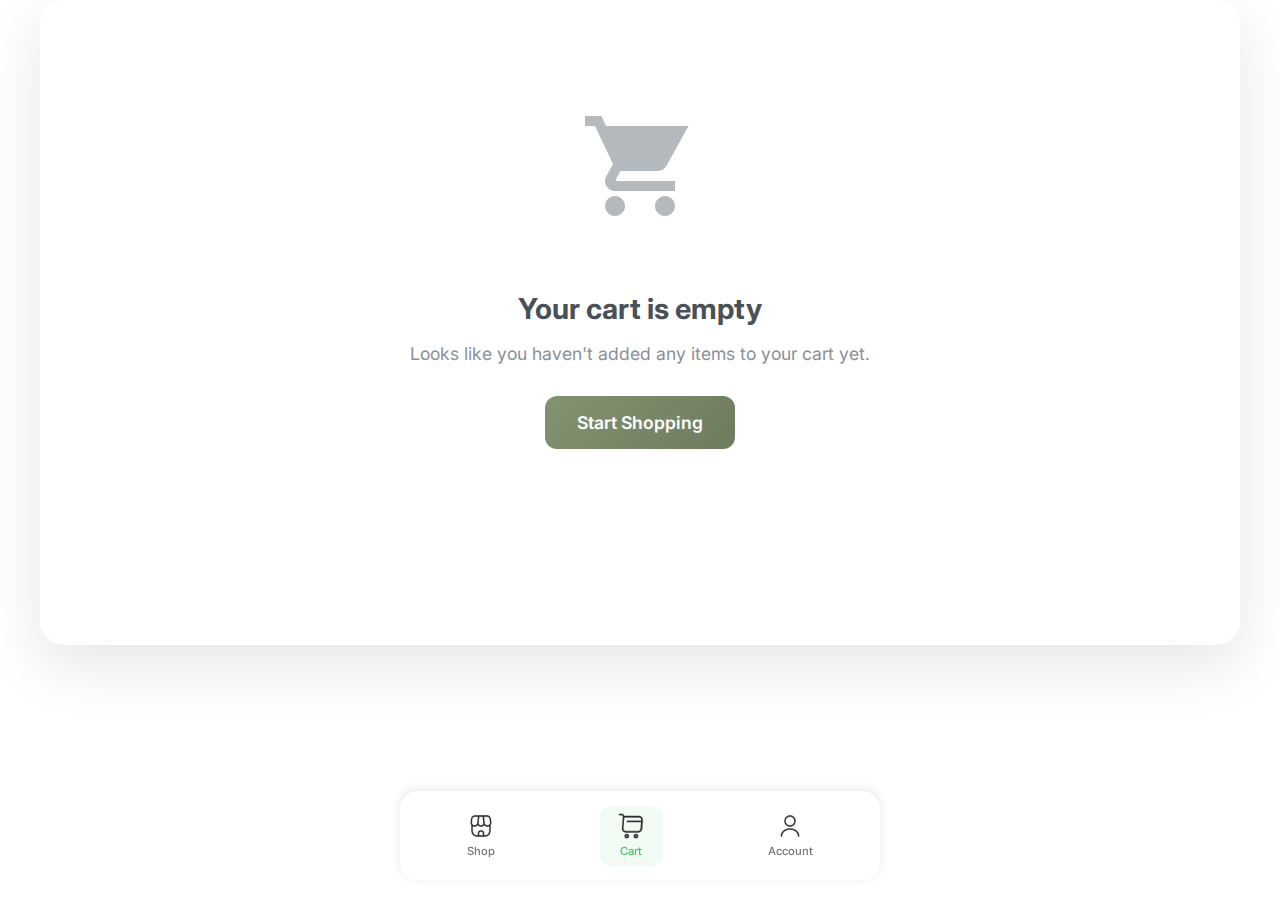
<file: clothing-store/cart.html>
<!DOCTYPE html>
<html lang="en">
<head>
  <meta charset="UTF-8" />
  <meta name="viewport" content="width=device-width, initial-scale=1.0"/>
  <title>Your Cart</title>
  <link href="https://fonts.googleapis.com/css2?family=Inter:wght@400;500;600;700&display=swap" rel="stylesheet">
  <link rel="stylesheet" href="style.css" />
  <style>
    * {
      box-sizing: border-box;
      font-family: 'Inter', sans-serif;
    }
    
    body {
      margin: 0;
      
      color: #333;
      min-height: 100vh;
      background-color: white;
      -webkit-tap-highlight-color: transparent;
    }

    .container {
      max-width: 1200px;
     
      margin: 0 auto;
      background: #ffffff;
      border-radius: 24px;
      overflow: hidden;
      box-shadow: 0 20px 60px rgba(0, 0, 0, 0.1);
      min-height: 600px;
      margin-bottom: 100px;
    }



    .cart-content {
      margin-top: 10px;
      padding: 2rem;
      margin-bottom: 100px;
    }

    .empty-cart {
      text-align: center;
      padding: 4rem 2rem;
      color: #6c757d;
    }

    .empty-cart svg {
      width: 120px;
      height: 120px;
      margin-bottom: 2rem;
      opacity: 0.5;
    }

    .empty-cart h3 {
      font-size: 1.8rem;
      margin-bottom: 1rem;
      color: #495057;
    }

    .empty-cart p {
      font-size: 1.1rem;
      margin-bottom: 2rem;
      opacity: 0.8;
    }

    .shop-now-btn {
      background: linear-gradient(135deg, #839371 0%, #6d7c5d 100%);
      color: white;
      border: none;
      padding: 1rem 2rem;
      border-radius: 12px;
      font-size: 1.1rem;
      font-weight: 600;
      cursor: pointer;
      transition: all 0.3s ease;
      text-decoration: none;
      display: inline-block;
    }

    .shop-now-btn:hover {
      transform: translateY(-2px);
      box-shadow: 0 8px 24px rgba(131, 147, 113, 0.4);
    }

    .cart-items {
      margin-bottom: 2rem;
    }

    .cart-item {
      display: flex;
      align-items: center;
      padding: 1.5rem;
      margin-bottom: 1rem;
      background: #f8f9fa;
      border-radius: 16px;
      border: 1px solid #e9ecef;
      transition: all 0.3s ease;
    }

    .cart-item:hover {
      box-shadow: 0 4px 16px rgba(0, 0, 0, 0.1);
      transform: translateY(-2px);
    }

    .cart-item img {
      width: 120px;
      height: 120px;
      object-fit: cover;
      border-radius: 12px;
      margin-right: 1.5rem;
      box-shadow: 0 4px 12px rgba(0, 0, 0, 0.1);
    }

    .cart-details {
      flex: 1;
    }

    .cart-details h4 {
      margin: 0 0 0.5rem 0;
      font-size: 1.3rem;
      font-weight: 600;
      color: #2c3e50;
    }

    .cart-details p {
      margin: 0.3rem 0;
      font-size: 0.95rem;
      color: #6c757d;
    }

    .item-price {
      font-weight: 600;
      color: #839371;
      font-size: 1.1rem;
    }

    .color-circle {
      display: inline-block;
      width: 20px;
      height: 20px;
      border-radius: 50%;
      border: 2px solid #fff;
      vertical-align: middle;
      box-shadow: 0 2px 8px rgba(0, 0, 0, 0.1);
    }

    .quantity-controls {
      display: flex;
      align-items: center;
      gap: 0.5rem;
      margin: 1rem 0;
    }

    .qty-btn {
      width: 36px;
      height: 36px;
      border: none;
      background: #ffffff;
      border-radius: 8px;
      font-size: 1.1rem;
      font-weight: 600;
      cursor: pointer;
      display: flex;
      align-items: center;
      justify-content: center;
      transition: all 0.3s ease;
      color: #495057;
      border: 2px solid #e9ecef;
      min-height: 44px;
      min-width: 44px;
    }

    .qty-btn:hover {
      background: #839371;
      color: white;
      border-color: #839371;
      transform: scale(1.05);
    }

    .qty-btn:disabled {
      background: #e9ecef;
      color: #adb5bd;
      cursor: not-allowed;
      transform: none;
    }

    .qty-input {
      width: 50px;
      height: 36px;
      border: 2px solid #e9ecef;
      text-align: center;
      font-size: 1rem;
      font-weight: 600;
      color: #495057;
      background: white;
      border-radius: 8px;
      outline: none;
      -moz-appearance: textfield;
      min-height: 44px;
    }

    .qty-input::-webkit-outer-spin-button,
    .qty-input::-webkit-inner-spin-button {
      -webkit-appearance: none;
      margin: 0;
    }

    .item-actions {
      display: flex;
      flex-direction: column;
      gap: 0.5rem;
      margin-left: 1rem;
    }

    .remove-btn {
      background: #ff4757;
      color: white;
      border: none;
      padding: 0.8rem 1.2rem;
      border-radius: 8px;
      font-size: 0.9rem;
      font-weight: 600;
      cursor: pointer;
      transition: all 0.3s ease;
      min-height: 44px;
      min-width: 80px;
    }

    .remove-btn:hover {
      background: #e74c3c;
      transform: translateY(-2px);
      box-shadow: 0 4px 12px rgba(231, 76, 60, 0.3);
    }



    .cart-summary {
      background: #f8f9fa;
      border-radius: 16px;
      padding: 2rem;
      border: 1px solid #e9ecef;
    }

    .summary-row {
      display: flex;
      justify-content: space-between;
      align-items: center;
      margin-bottom: 1rem;
      font-size: 1rem;
    }

    .summary-row.total {
      border-top: 2px solid #e9ecef;
      padding-top: 1rem;
      margin-top: 1rem;
      font-size: 1.3rem;
      font-weight: 700;
      color: #2c3e50;
    }

    .summary-label {
      color: #6c757d;
    }

    .summary-value {
      font-weight: 600;
      color: #495057;
    }

    .summary-value.total {
      color: #839371;
      font-size: 1.5rem;
    }

    .checkout-btn {
      width: 100%;
      background: linear-gradient(135deg, #839371 0%, #6d7c5d 100%);
      color: white;
      border: none;
      padding: 1.2rem 2rem;
      border-radius: 12px;
      font-size: 1.2rem;
      font-weight: 600;
      cursor: pointer;
      transition: all 0.3s ease;
      margin-top: 1.5rem;
      box-shadow: 0 4px 16px rgba(131, 147, 113, 0.3);
    }

    .checkout-btn:hover {
      transform: translateY(-2px);
      box-shadow: 0 8px 24px rgba(131, 147, 113, 0.4);
    }

    .checkout-btn:disabled {
      background: #adb5bd;
      cursor: not-allowed;
      transform: none;
      box-shadow: none;
    }

    .loading {
      opacity: 0.7;
      pointer-events: none;
    }

    /* Toast Notifications */
    .toast {
      position: fixed;
      top: 20px;
      right: 20px;
      background: #333;
      color: white;
      padding: 1rem 1.5rem;
      border-radius: 12px;
      z-index: 10000;
      display: none;
      animation: slideIn 0.3s ease;
      box-shadow: 0 8px 24px rgba(0, 0, 0, 0.15);
      font-weight: 500;
      max-width: 300px;
    }

    .toast.success {
      background: #4CAF50;
    }

    .toast.error {
      background: #f44336;
    }

    .toast.info {
      background: #2196F3;
    }

    @keyframes slideIn {
      from { 
        transform: translateX(100%); 
        opacity: 0; 
      }
      to { 
        transform: translateX(0); 
        opacity: 1; 
      }
    }

    /* Mobile Responsive */
    @media (max-width: 768px) {
      body {
        padding: 0.5rem;
      }
      
      .container {
        margin: 0;
        border-radius: 16px;
        min-height: auto;
      }
      
      .cart-content {
        padding: 1rem;
      }
      
      .cart-item {
        flex-direction: row;
        text-align: left;
        padding: 1rem;
        margin-bottom: 1rem;
        align-items: flex-start;
      }
      
      .cart-item img {
        width: 80px;
        height: 80px;
        margin-right: 1rem;
        margin-bottom: 0;
        flex-shrink: 0;
      }
      
      .cart-details {
        flex: 1;
        min-width: 0;
      }
      
      .cart-details h4 {
        font-size: 1rem;
        margin-bottom: 0.5rem;
        line-height: 1.3;
      }
      
      .cart-details p {
        font-size: 0.85rem;
        margin: 0.2rem 0;
        line-height: 1.2;
      }
      
      .item-price {
        font-size: 0.9rem;
        margin: 0.3rem 0;
      }
      
      .quantity-controls {
        justify-content: flex-start;
        margin: 0.8rem 0;
        gap: 0.5rem;
      }
      
      .qty-btn {
        width: 32px;
        height: 32px;
        font-size: 1rem;
        border-radius: 6px;
        min-height: 32px;
        min-width: 32px;
      }
      
      .qty-input {
        width: 40px;
        height: 32px;
        font-size: 0.9rem;
        border-radius: 6px;
        min-height: 32px;
      }
      
      .item-actions {
        margin-left: 0.5rem;
        margin-top: 0;
        flex-direction: column;
        justify-content: flex-start;
        gap: 0.5rem;
        width: auto;
        flex-shrink: 0;
      }
      
      .remove-btn {
        padding: 0.6rem 1rem;
        font-size: 0.8rem;
        border-radius: 6px;
        min-width: 70px;
        min-height: 32px;
      }
      
      .cart-summary {
        padding: 1.5rem;
        margin-top: 1rem;
      }
      
      .summary-row {
        font-size: 1rem;
        margin-bottom: 1rem;
      }
      
      .summary-row.total {
        font-size: 1.2rem;
        padding-top: 1rem;
        margin-top: 1rem;
      }
      
      .checkout-btn {
        padding: 1.2rem 1.5rem;
        font-size: 1.1rem;
        border-radius: 10px;
        margin-top: 1.5rem;
      }
      
      .empty-cart {
        padding: 3rem 1rem;
      }
      
      .empty-cart svg {
        width: 100px;
        height: 100px;
      }
      
      .empty-cart h3 {
        font-size: 1.6rem;
      }
      
      .empty-cart p {
        font-size: 1rem;
      }
      
      .shop-now-btn {
        padding: 1.2rem 2rem;
        font-size: 1.1rem;
        border-radius: 10px;
      }
    }
    
    @media (max-width: 480px) {
      body {
        padding: 0.3rem;
      }
      
      .cart-content {
        padding: 0.8rem;
      }
      
      .cart-item {
        padding: 0.8rem;
      }
      
      .cart-item img {
        width: 70px;
        height: 70px;
        margin-right: 0.8rem;
      }
      
      .cart-details h4 {
        font-size: 0.9rem;
      }
      
      .cart-details p {
        font-size: 0.8rem;
      }
      
      .quantity-controls {
        gap: 0.4rem;
        margin: 0.6rem 0;
      }
      
      .qty-btn {
        width: 28px;
        height: 28px;
        font-size: 0.9rem;
        min-height: 28px;
        min-width: 28px;
      }
      
      .qty-input {
        width: 35px;
        height: 28px;
        font-size: 0.8rem;
        min-height: 28px;
      }
      
      .item-actions {
        gap: 0.4rem;
        margin-left: 0.4rem;
      }
      
      .remove-btn {
        padding: 0.5rem 0.8rem;
        font-size: 0.75rem;
        min-width: 60px;
        min-height: 28px;
      }
      
      .cart-summary {
        padding: 1.2rem;
      }
      
      .summary-row {
        font-size: 0.9rem;
      }
      
      .summary-row.total {
        font-size: 1.1rem;
      }
      
      .checkout-btn {
        padding: 1rem 1.3rem;
        font-size: 1rem;
      }
    }
  </style>
</head>
<body>
  <div class="container">
    <div class="cart-content">
      <div id="cartItems"></div>
      
      <div id="cartSummary" style="display: none;">
        <div class="cart-summary">
          <div class="summary-row">
            <span class="summary-label">Subtotal:</span>
            <span class="summary-value">₹<span id="subtotal">0</span></span>
          </div>
          <div class="summary-row">
            <span class="summary-label">Shipping:</span>
            <span class="summary-value">Free</span>
          </div>
          <div class="summary-row total">
            <span class="summary-label">Total:</span>
            <span class="summary-value total">₹<span id="totalAmount">0</span></span>
          </div>
          <button class="checkout-btn" id="pay-btn" onclick="checkout()">
            Proceed to Checkout
          </button>
        </div>
      </div>
    </div>
  </div>

  <nav class="bottom-nav">
    <button onclick="navigateTo('index.html')"><img src="images/shop.png" alt="Home" /><span>Shop</span></button>
    <button class="active" onclick="navigateTo('cart.html')" data-badge="0"><img src="images/shopping-cart.png" alt="Cart" /><span>Cart</span></button>
    <button onclick="navigateTo('account.html')"><img src="images/user.png" alt="Profile" /><span>Account</span></button>
  </nav>

  <div id="toast" class="toast"></div>

  <script src="https://checkout.razorpay.com/v1/checkout.js"></script>
  <script>
    const cart = JSON.parse(localStorage.getItem('cart') || '[]');
    const user = JSON.parse(localStorage.getItem('userDetails') || '{}');

    function showToast(message, type = 'success') {
      const toast = document.getElementById('toast');
      toast.textContent = message;
      toast.className = `toast ${type}`;
      
      // Remove any existing classes and animations
      toast.classList.remove('show');
      
      // Force a reflow to restart the animation
      void toast.offsetWidth;
      
      // Add the show class to trigger the animation
      toast.classList.add('show');
      
      // Clear any existing timeout
      if (window.toastTimeout) {
        clearTimeout(window.toastTimeout);
      }
      
      // Set a new timeout to remove the show class
      window.toastTimeout = setTimeout(() => {
        toast.classList.remove('show');
      }, 3000);
    }

    function renderCart() {
      const container = document.getElementById('cartItems');
      const summary = document.getElementById('cartSummary');
      
      if (cart.length === 0) {
        container.innerHTML = `
          <div class="empty-cart">
            <svg viewBox="0 0 24 24" fill="currentColor">
              <path d="M7 18c-1.1 0-1.99.9-1.99 2S5.9 22 7 22s2-.9 2-2-.9-2-2-2zM1 2v2h2l3.6 7.59-1.35 2.45c-.16.28-.25.61-.25.96 0 1.1.9 2 2 2h12v-2H7.42c-.14 0-.25-.11-.25-.25l.03-.12L8.1 13h7.45c.75 0 1.41-.41 1.75-1.03L21.7 4H5.21l-.94-2H1zm16 16c-1.1 0-1.99.9-1.99 2s.89 2 1.99 2 2-.9 2-2-.9-2-2-2z"/>
            </svg>
            <h3>Your cart is empty</h3>
            <p>Looks like you haven't added any items to your cart yet.</p>
            <a href="index.html" class="shop-now-btn">Start Shopping</a>
          </div>
        `;
        summary.style.display = 'none';
        updateCartBadge();
        return;
      }

      container.innerHTML = '';
      let subtotal = 0;

      cart.forEach((item, i) => {
        // Calculate price based on whether the item is on sale (trending)
        const itemPrice = item.trending && item.trending.toLowerCase() === 'yes' ? Math.round(item.price * 0.9) : item.price;
        const itemTotal = itemPrice * (item.qty || 1);
        subtotal += itemTotal;

        const div = document.createElement('div');
        div.className = 'cart-item';
        div.innerHTML = `
          <img src="${item.image || item.images?.[0] || ''}" alt="${item.name}" />
          <div class="cart-details">
            <h4>${item.name}</h4>
            <p>Size: ${item.size || 'Default'}</p>
            <p>Color: ${item.color ? `<span class="color-circle" style="background:${item.color}"></span>` : 'Default'}</p>
            <p class="item-price">${item.trending && item.trending.toLowerCase() === 'yes' ? 
              `<span style="text-decoration: line-through; color: #6c757d;">₹${item.price}</span> <span style="color: #c11d1d;">₹${itemPrice}</span>` : 
              `₹${itemPrice}`} each</p>
            
            <div class="quantity-controls">
              <button class="qty-btn" onclick="decreaseQuantity(${i})" ${(item.qty || 1) <= 1 ? 'disabled' : ''}>-</button>
              <input type="number" class="qty-input" value="${item.qty || 1}" min="1" max="10" onchange="updateQuantity(${i}, this.value)">
              <button class="qty-btn" onclick="increaseQuantity(${i})" ${(item.qty || 1) >= 10 ? 'disabled' : ''}>+</button>
            </div>
            
            <p><strong>Total: ₹${itemTotal}</strong></p>
          </div>
                     <div class="item-actions">
             <button class="remove-btn" onclick="removeItem(${i})">Remove</button>
           </div>
        `;
        container.appendChild(div);
      });

      document.getElementById('subtotal').innerText = subtotal;
      document.getElementById('totalAmount').innerText = subtotal;
      summary.style.display = 'block';
      updateCartBadge();
    }

    function updateQuantity(index, value) {
      const qty = parseInt(value);
      if (qty < 1) {
        cart[index].qty = 1;
      } else if (qty > 10) {
        cart[index].qty = 10;
      } else {
        cart[index].qty = qty;
      }
      
      localStorage.setItem('cart', JSON.stringify(cart));
      renderCart();
      showToast('Quantity updated!', 'success');
    }

    function increaseQuantity(index) {
      if (cart[index].qty < 10) {
        cart[index].qty = (cart[index].qty || 1) + 1;
        localStorage.setItem('cart', JSON.stringify(cart));
        renderCart();
        showToast('Quantity increased!', 'success');
      }
    }

    function decreaseQuantity(index) {
      if (cart[index].qty > 1) {
        cart[index].qty = cart[index].qty - 1;
        localStorage.setItem('cart', JSON.stringify(cart));
        renderCart();
        showToast('Quantity decreased!', 'success');
      }
    }

    function removeItem(index) {
      // Get the item name before removing it
      const itemName = cart[index].name;
      // Remove the item without confirmation
      cart.splice(index, 1);
      localStorage.setItem('cart', JSON.stringify(cart));
      renderCart();
      showToast(`${itemName} removed from cart`, 'info');
    }



    function updateCartBadge() {
      const totalItems = cart.reduce((sum, item) => sum + (item.qty || 1), 0);
      const cartButton = document.querySelector('.bottom-nav button:nth-child(2)');
      if (totalItems > 0) {
        cartButton.setAttribute('data-badge', totalItems);
      } else {
        cartButton.removeAttribute('data-badge');
      }
    }

    async function checkout() {
      if (!cart.length) {
        showToast('Your cart is empty', 'error');
        return;
      }

      if (
        (!user.firstName && !user.googleName) ||
        (!user.email && !user.googleEmail) ||
        !user.phone || !user.address
      ) {
        showToast('Please fill your details in account before checkout', 'error');
        setTimeout(() => {
          window.location.href = 'account.html';
        }, 2000);
        return;
      }

      const payBtn = document.getElementById('pay-btn');
      payBtn.disabled = true;
      payBtn.classList.add('loading');
      payBtn.textContent = 'Processing...';

      try {
        // Calculate total using discounted prices for trending items
        const total = cart.reduce((sum, item) => {
          const itemPrice = item.trending && item.trending.toLowerCase() === 'yes' ? 
            Math.round(item.price * 0.9) : item.price;
          return sum + itemPrice * (item.qty || 1);
        }, 0);

        const orderRes = await fetch('https://dapper-seahorse-93.deno.dev/', {
          method: 'POST',
          headers: { 'Content-Type': 'application/json' },
          body: JSON.stringify({
            amount: total * 100,
            currency: "INR",
            capture: true
          })
        });

        const orderData = await orderRes.json();
        if (!orderData || !orderData.id) {
          showToast("Failed to create payment order", 'error');
          return;
        }

        const options = {
          key: "rzp_live_MLv52Q9oPRvFxJ",
          amount: orderData.amount,
          currency: orderData.currency,
          name: "Kairah",
          description: "Cart Checkout",
          order_id: orderData.id,
          prefill: {
            name: user.firstName || user.googleName,
            email: user.email || user.googleEmail,
            contact: user.phone
          },
          notes: { address: user.address },
          handler: () => {
            showToast("✅ Payment Successful!", 'success');
            localStorage.removeItem('cart');
            renderCart();

            fetch("https://huge-cat-83.deno.dev", {
              method: "POST",
              headers: { "Content-Type": "application/json" },
              body: JSON.stringify({ user, cart })
            }).then(r => r.text())
              .then(console.log)
              .catch(console.error);
          },
          theme: { color: "#839371" }
        };

        const rzp = new Razorpay(options);
        rzp.open();
      } catch (error) {
        showToast("Payment processing failed", 'error');
        console.error('Checkout error:', error);
      } finally {
        payBtn.disabled = false;
        payBtn.classList.remove('loading');
        payBtn.textContent = 'Proceed to Checkout';
      }
    }

    function navigateTo(page) {
      window.location.href = page;
    }

    renderCart();
  </script>
</body>
</html>
</file>
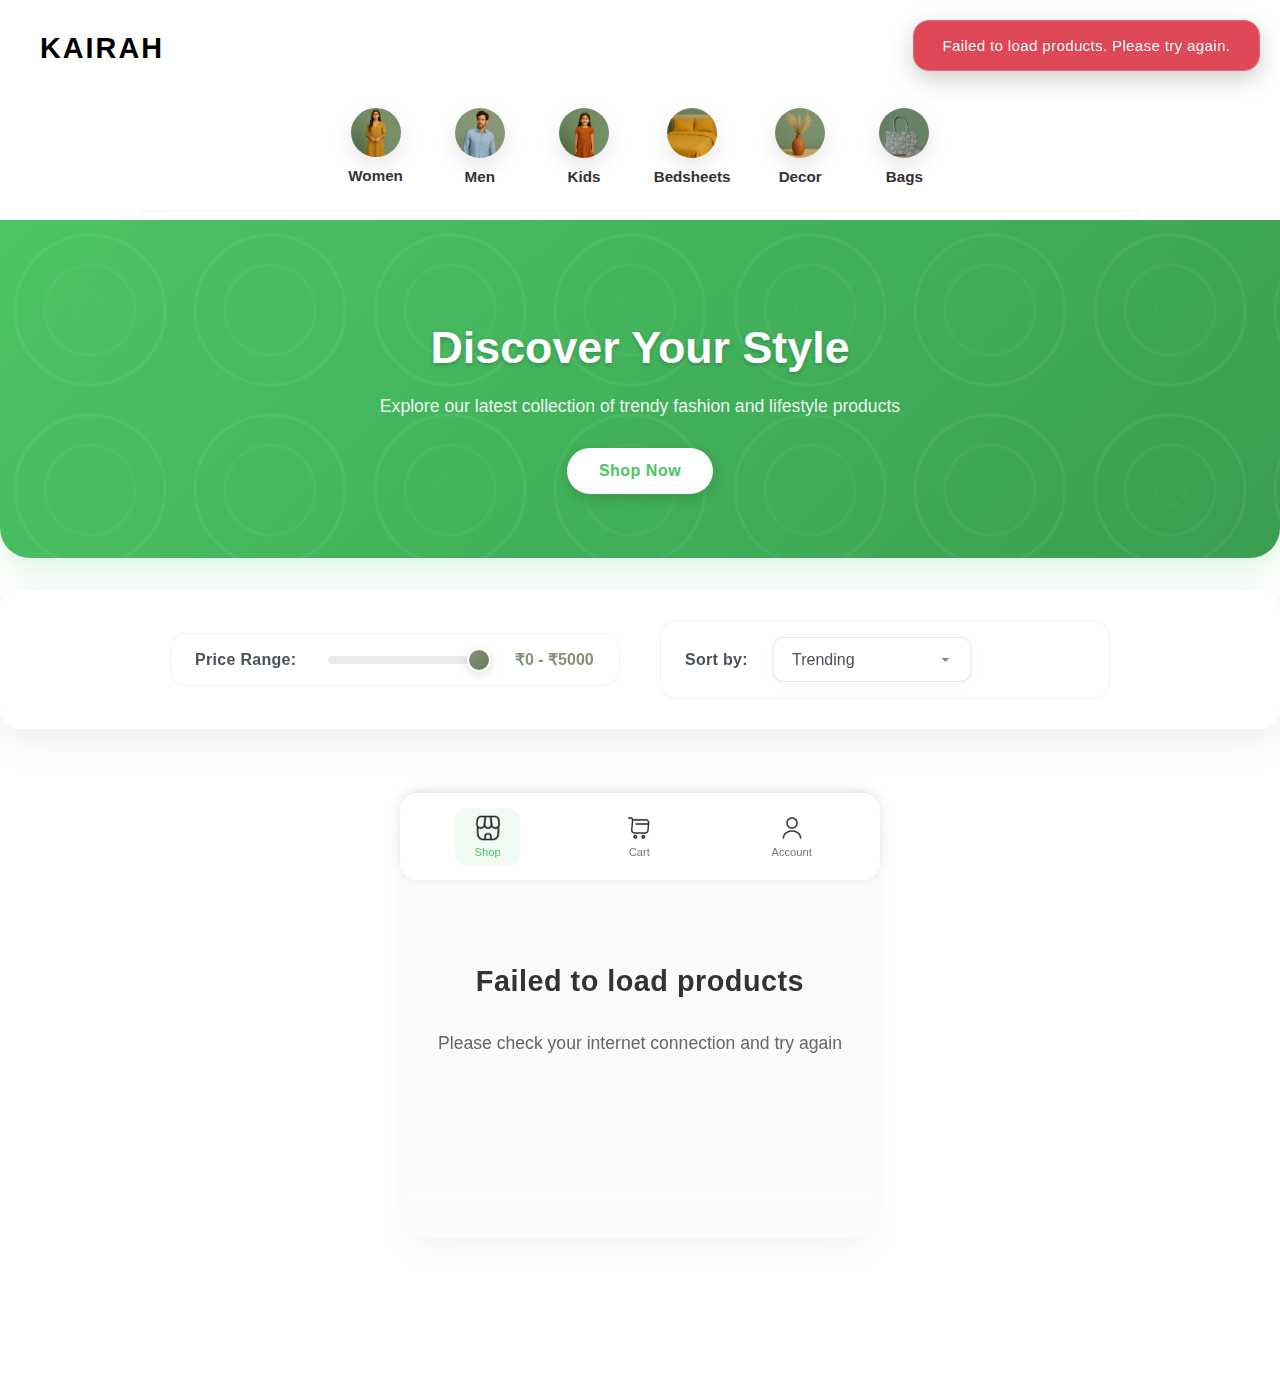
<file: clothing-store/product.html>
<!DOCTYPE html>
<html lang="en">
<head>
  <meta charset="UTF-8" />
  <meta name="viewport" content="width=device-width, initial-scale=1.0"/>
  <title>Product</title>
  <link href="https://fonts.googleapis.com/css2?family=Inter:wght@400;500;600;700&display=swap" rel="stylesheet">
  <link rel="stylesheet" href="style.css" />
  <style>
    * { 
      box-sizing: border-box; 
      font-family: 'Inter', sans-serif; 
    }
    
    body {
      margin: 0;
      background: linear-gradient(135deg, #f5f7fa 0%, #c3cfe2 100%);
      color: #333;
      min-height: 100vh;
      padding: 2rem;
    }
    
    .product-container {
      max-width: 1200px;
      margin: 0 auto;
      margin-bottom: 80px;
      background: #ffffff;
      border-radius: 24px;
      overflow: hidden;
      box-shadow: 0 20px 60px rgba(0, 0, 0, 0.1);
      display: flex;
      min-height: 601px;
    }
    
    .product-image-section {
      flex: 1;
      background: #f8f9fa;
      position: relative;
      display: flex;
      flex-direction: column;
    }
    
    .main-image-container {
      flex: 1;
      display: flex;
      align-items: center;
      justify-content: center;
      padding: 2rem;
      position: relative;
    }
    
    .main-img { 
      max-width: 100%;
      max-height: 500px;
      object-fit: contain;
      border-radius: 16px;
      box-shadow: 0 8px 32px rgba(0, 0, 0, 0.1);
    }
    
    .thumbnails {
      display: flex;
      gap: 1rem;
      padding: 1.5rem 2rem;
      justify-content: center;
      background: #ffffff;
      border-top: 1px solid #e9ecef;
    }
    
    .thumbnails img {
      width: 80px;
      height: 80px;
      border-radius: 12px;
      cursor: pointer;
      object-fit: cover;
      border: 3px solid transparent;
      transition: all 0.3s ease;
      box-shadow: 0 2px 8px rgba(0, 0, 0, 0.1);
    }
    
    .thumbnails img:hover {
      transform: translateY(-2px);
      box-shadow: 0 4px 16px rgba(0, 0, 0, 0.15);
    }
    
    .thumbnails img.active {
      border: 3px solid #839371;
      box-shadow: 0 4px 16px rgba(131, 147, 113, 0.3);
    }
    
    .product-info-section {
      flex: 1;
      padding: 3rem;
      display: flex;
      flex-direction: column;
      justify-content: space-between;
    }
    
    .product-header {
      margin-bottom: 2rem;
    }
    
    .top-actions {
      display: flex;
      gap: 1rem;
      margin-bottom: 2rem;
      justify-content: flex-end;
    }
    
    .top-actions .secondary-action {
      width: 45px;
      height: 45px;
      border: 2px solid #e9ecef;
      background: white;
      border-radius: 12px;
      cursor: pointer;
      display: flex;
      align-items: center;
      justify-content: center;
      transition: all 0.3s ease;
      color: #6c757d;
    }
    
    .top-actions .secondary-action:hover {
      border-color: #839371;
      color: #839371;
      transform: translateY(-2px);
      box-shadow: 0 4px 12px rgba(131, 147, 113, 0.2);
    }
    
    .top-actions .secondary-action.wishlist-btn.active {
      background: #ff4757;
      border-color: #ff4757;
      color: white;
    }
    
    .top-actions .secondary-action svg {
      width: 18px;
      height: 18px;
    }
    
    .cart-action-section {
      margin: 2rem 0;
      width: 100%;
    }
    
    .cart-action-section .primary-action {
      width: 100%;
      background: linear-gradient(135deg, #839371 0%, #6d7c5d 100%);
      color: white;
      border: none;
      padding: 1.2rem 2rem;
      border-radius: 16px;
      font-size: 1.1rem;
      font-weight: 600;
      cursor: pointer;
      transition: all 0.3s ease;
      display: flex;
      align-items: center;
      justify-content: center;
      gap: 0.8rem;
      box-shadow: 0 4px 16px rgba(131, 147, 113, 0.3);
      position: relative;
      overflow: hidden;
      min-height: 56px;
    }
    
    .cart-action-section .primary-action:hover {
      transform: translateY(-2px);
      box-shadow: 0 8px 24px rgba(131, 147, 113, 0.4);
    }
    
    .cart-action-section .primary-action:active {
      transform: translateY(0);
    }
    
    .cart-action-section .primary-action svg {
      width: 20px;
      height: 20px;
    }
    
    .cart-action-section .price-tag {
      background: rgba(255, 255, 255, 0.2);
      padding: 0.3rem 0.8rem;
      border-radius: 20px;
      font-size: 0.9rem;
      font-weight: 700;
      margin-left: 0.5rem;
    }
    
    .quantity-selector {
      display: flex;
      align-items: center;
      gap: 0.5rem;
      background: white;
      border: 2px solid #e9ecef;
      border-radius: 12px;
      padding: 0.5rem;
      width: fit-content;
    }
    
    .qty-btn {
      width: 40px;
      height: 40px;
      border: none;
      background: #f8f9fa;
      border-radius: 8px;
      font-size: 1.2rem;
      font-weight: 600;
      cursor: pointer;
      display: flex;
      align-items: center;
      justify-content: center;
      transition: all 0.3s ease;
      color: #495057;
    }
    
    .qty-btn:hover {
      background: #839371;
      color: white;
      transform: scale(1.05);
    }
    
    .qty-btn:active {
      transform: scale(0.95);
    }
    
    .qty-btn:disabled {
      background: #e9ecef;
      color: #adb5bd;
      cursor: not-allowed;
      transform: none;
    }
    
    #quantity {
      width: 60px;
      height: 40px;
      border: none;
      text-align: center;
      font-size: 1rem;
      font-weight: 600;
      color: #495057;
      background: transparent;
      outline: none;
      -moz-appearance: textfield;
    }
    
    #quantity::-webkit-outer-spin-button,
    #quantity::-webkit-inner-spin-button {
      -webkit-appearance: none;
      margin: 0;
    }
    
    .product-title {
      font-size: 2.5rem;
      font-weight: 700;
      margin: 0 0 1rem 0;
      color: #2c3e50;
      line-height: 1.2;
    }
    
    .product-price {
      font-size: 2rem;
      font-weight: 700;
      color: #839371;
      margin: 0 0 0.5rem 0;
    }
    
    .price-note {
      font-size: 0.9rem;
      color: #6c757d;
      margin: 0;
    }
    
    .product-options {
      margin: 2rem 0;
    }
    
    .option-group {
      margin-bottom: 2rem;
    }
    
    .option-label {
      font-weight: 600;
      font-size: 1.1rem;
      margin-bottom: 1rem;
      color: #495057;
      display: block;
    }
    
    .size-options {
      display: flex;
      gap: 1rem;
      flex-wrap: wrap;
    }
    
    .size-options button {
      padding: 0.8rem 1.5rem;
      border: 2px solid #e9ecef;
      background: #ffffff;
      border-radius: 12px;
      cursor: pointer;
      font-weight: 600;
      font-size: 1rem;
      transition: all 0.3s ease;
      min-width: 60px;
    }
    
    .size-options button:hover:not(.disabled) {
      border-color: #839371;
      background: #f8f9fa;
    }
    
    .size-options button.selected {
      background: #839371;
      color: white;
      border-color: #839371;
      box-shadow: 0 4px 12px rgba(131, 147, 113, 0.3);
    }
    
    .size-options button.disabled {
      color: #adb5bd;
      border-color: #e9ecef;
      background: #f8f9fa;
      cursor: not-allowed;
      position: relative;
    }
    
    .size-options button.disabled::after {
      content: "";
      position: absolute;
      top: 50%;
      left: 50%;
      width: 80%;
      height: 2px;
      background: #adb5bd;
      transform: translate(-50%, -50%) rotate(-45deg);
    }

    .size-options.highlight {
      animation: pulse 2s ease;
    }

    @keyframes pulse {
      0%, 100% { transform: scale(1); opacity: 1; }
      50% { transform: scale(1.05); opacity: 0.8; }
    }
    
    .color-options {
      display: flex;
      gap: 1rem;
      flex-wrap: wrap;
    }
    
    .color-options div {
      width: 50px;
      height: 50px;
      border-radius: 50%;
      cursor: pointer;
      border: 3px solid transparent;
      transition: all 0.3s ease;
      box-shadow: 0 2px 8px rgba(0, 0, 0, 0.1);
    }
    
    .color-options div:hover {
      transform: scale(1.1);
      box-shadow: 0 4px 16px rgba(0, 0, 0, 0.2);
    }
    
    .color-options div.selected {
      border: 3px solid #839371;
      box-shadow: 0 4px 16px rgba(131, 147, 113, 0.3);
    }
    
    .product-tabs {
      margin: 2rem 0;
    }
    
    .desc-tabs {
      display: flex;
      gap: 2rem;
      margin-bottom: 1.5rem;
      border-bottom: 2px solid #e9ecef;
    }
    
    .desc-tabs div {
      cursor: pointer;
      padding: 1rem 0;
      font-weight: 500;
      font-size: 1rem;
      color: #6c757d;
      border-bottom: 3px solid transparent;
      transition: all 0.3s ease;
    }
    
    .desc-tabs div:hover {
      color: #839371;
    }
    
    .desc-tabs div.active {
      color: #839371;
      border-bottom-color: #839371;
      font-weight: 600;
    }
    
    .desc { 
      font-size: 1rem;
      color: #495057;
      line-height: 1.6;
      min-height: 100px;
    }
    
    .product-actions {
      margin-top: auto;
      display: flex;
      flex-direction: column;
      gap: 1.5rem;
      width: 100%;
    }
    
    .action-buttons {
      display: flex;
      gap: 1rem;
      align-items: center;
      width: 100%;
    }
    
    .primary-action {
      flex: 1;
      background: linear-gradient(135deg, #839371 0%, #6d7c5d 100%);
      color: white;
      border: none;
      padding: 1.2rem 2rem;
      border-radius: 16px;
      font-size: 1.1rem;
      font-weight: 600;
      cursor: pointer;
      transition: all 0.3s ease;
      display: flex;
      align-items: center;
      justify-content: center;
      gap: 0.8rem;
      box-shadow: 0 4px 16px rgba(131, 147, 113, 0.3);
      position: relative;
      overflow: hidden;
      min-height: 56px;
    }
    
    .primary-action:hover {
      transform: translateY(-2px);
      box-shadow: 0 8px 24px rgba(131, 147, 113, 0.4);
    }
    
    .primary-action:active {
      transform: translateY(0);
    }
    
    .primary-action svg {
      width: 20px;
      height: 20px;
    }
    
    .price-tag {
      background: rgba(255, 255, 255, 0.2);
      padding: 0.3rem 0.8rem;
      border-radius: 20px;
      font-size: 0.9rem;
      font-weight: 700;
      margin-left: 0.5rem;
    }
    
    .secondary-actions {
      display: flex;
      gap: 0.5rem;
      flex-shrink: 0;
    }
    
    .secondary-action {
      width: 50px;
      height: 50px;
      border: 2px solid #e9ecef;
      background: white;
      border-radius: 12px;
      cursor: pointer;
      display: flex;
      align-items: center;
      justify-content: center;
      transition: all 0.3s ease;
      color: #6c757d;
      flex-shrink: 0;
    }
    
    .secondary-action:hover {
      border-color: #839371;
      color: #839371;
      transform: translateY(-2px);
      box-shadow: 0 4px 12px rgba(131, 147, 113, 0.2);
    }
    
    .secondary-action.wishlist-btn.active {
      background: #ff4757;
      border-color: #ff4757;
      color: white;
    }
    
    .secondary-action svg {
      width: 20px;
      height: 20px;
    }
    
    .action-info {
      display: flex;
      gap: 2rem;
      padding: 1rem;
      background: #f8f9fa;
      border-radius: 12px;
      border: 1px solid #e9ecef;
      width: 100%;
    }
    
    .info-item {
      display: flex;
      align-items: center;
      gap: 0.5rem;
      color: #6c757d;
      font-size: 0.9rem;
      font-weight: 500;
    }
    
    .info-item svg {
      color: #839371;
    }
    
    .back-button {
      position: absolute;
      top: 2rem;
      left: 2rem;
      z-index: 10;
      background: rgba(255, 255, 255, 0.9);
      padding: 0.8rem 1.2rem;
      border-radius: 12px;
      border: none;
      font-weight: 600;
      cursor: pointer;
      backdrop-filter: blur(10px);
      box-shadow: 0 4px 16px rgba(0, 0, 0, 0.1);
      transition: all 0.3s ease;
    }
    
    .back-button:hover {
      background: white;
      transform: translateY(-2px);
      box-shadow: 0 6px 20px rgba(0, 0, 0, 0.15);
    }
    
    .review-form {
      background: #f8f9fa;
      padding: 1.5rem;
      border-radius: 16px;
      margin-top: 1rem;
    }
    
    .review-form input, 
    .review-form textarea {
      width: 100%;
      padding: 0.8rem;
      border-radius: 8px;
      border: 1px solid #e9ecef;
      margin-bottom: 1rem;
      font-size: 0.9rem;
    }
    
    .review-form input:focus, 
    .review-form textarea:focus {
      outline: none;
      border-color: #839371;
      box-shadow: 0 0 0 3px rgba(131, 147, 113, 0.1);
    }
    
    .review-form .rating-stars {
      display: flex;
      gap: 0.5rem;
      font-size: 1.5rem;
      margin-bottom: 1rem;
    }
    
    .review-form .rating-stars span {
      cursor: pointer;
      color: #e9ecef;
      transition: color 0.3s ease;
    }
    
    .review-form .rating-stars span:hover,
    .review-form .rating-stars span.selected {
      color: #ffc107;
    }
    
    .review-form button {
      padding: 0.8rem 1.5rem;
      background: #839371;
      color: white;
      border: none;
      border-radius: 8px;
      font-weight: 600;
      cursor: pointer;
      transition: all 0.3s ease;
    }
    
    .review-form button:hover {
      background: #6d7c5d;
      transform: translateY(-1px);
    }
    
    .review-item {
      background: white;
      border-radius: 12px;
      padding: 1.5rem;
      margin: 1rem 0;
      box-shadow: 0 2px 8px rgba(0, 0, 0, 0.05);
      border: 1px solid #e9ecef;
    }
    
    .review-item .review-header {
      display: flex;
      align-items: center;
      gap: 1rem;
      margin-bottom: 0.5rem;
    }
    
    .review-item .review-name {
      font-weight: 600;
      color: #495057;
    }
    
    .review-item .review-stars {
      color: #ffc107;
      font-size: 1rem;
    }
    
    .review-item .review-text {
      color: #6c757d;
      line-height: 1.5;
    }
    
    /* Toast Notifications */
    .toast {
      position: fixed;
      top: 20px;
      right: 20px;
      background: rgba(40,40,40,0.85);
      color: white;
      padding: 1rem 1.8rem;
      border-radius: 16px;
      font-size: 0.95rem;
      font-weight: 500;
      z-index: 2000;
      opacity: 0;
      visibility: hidden;
      transition: all 0.3s ease;
      box-shadow: 0 8px 25px rgba(0,0,0,0.2);
      backdrop-filter: blur(10px);
      border: 1px solid rgba(255,255,255,0.1);
      max-width: 90%;
      text-align: center;
      letter-spacing: 0.3px;
    }
    
    .toast.show {
      opacity: 1;
      visibility: visible;
      animation: slideUp 0.4s ease forwards, fadeOut 0.4s 2.8s ease forwards;
    }
    
    .toast.success {
      background: rgba(75,197,102,0.9);
      border: 1px solid rgba(255,255,255,0.2);
    }
    
    .toast.error {
      background: rgba(220,53,69,0.9);
      border: 1px solid rgba(255,255,255,0.2);
    }
    
    .toast.info {
      background: rgba(13,110,253,0.9);
      border: 1px solid rgba(255,255,255,0.2);
    }
    
    @keyframes slideUp {
      from {
        transform: translateY(30px);
        opacity: 0;
      }
      to {
        transform: translateY(0);
        opacity: 1;
      }
    }
    
    @keyframes fadeOut {
      from {
        opacity: 1;
        transform: translateY(0);
      }
      to {
        opacity: 0;
        transform: translateY(-10px);
      }
    }
    
    /* Mobile Responsive */
    .strike-price {
      text-decoration: line-through;
      color: #6c757d;
      font-size: 1.5rem;
      margin-right: 0.5rem;
    }

    .discounted-price {
      color: #c11d1d;
      font-size: 2rem;
      font-weight: 700;
    }

    @media (max-width: 768px) {
      body {
        padding: 0.5rem;
        overflow-x: hidden;
      }
      
      .product-container {
        flex-direction: column;
        max-width: 100%;
        
        border-radius: 16px;
      }
      
      .product-image-section {
        order: 1;
      }

      .main-image-container {
        padding: 1rem;
      }

      .main-img {
        max-height: 350px;
      }

      .thumbnails {
        padding: 1rem;
      }
      
      .thumbnails img {
        width: 50px;
        height: 50px;
      }
      
      .product-info-section {
        order: 2;
        padding: 1.5rem;
      }
      
      .product-title {
        font-size: 1.8rem;
      }
      
      .product-price {
        font-size: 1.5rem;
      }

      .strike-price {
        font-size: 1.2rem;
      }
      
      .discounted-price {
        font-size: 1.5rem;
      }
      
      .back-button {
        top: 0.8rem;
        left: 0.8rem;
        padding: 0.5rem 0.8rem;
        font-size: 0.9rem;
      }
      
      .top-actions {
        justify-content: flex-end;
        margin-bottom: 1.2rem;
      }

      .top-actions .secondary-action {
        width: 40px;
        height: 40px;
      }
      
      .cart-action-section .primary-action {
        width: 100%;
        padding: 0.8rem 1.2rem;
        font-size: 1rem;
      }
      
      .action-info {
        flex-direction: column;
        gap: 0.8rem;
        padding: 0.8rem;
      }

      .option-group {
        margin-bottom: 1.5rem;
      }

      .size-options button {
        padding: 0.6rem 1.2rem;
        min-width: 50px;
      }


    }
  </style>
</head>
<body>
  <div class="product-container">
    <div class="product-image-section">
      
      <div class="main-image-container">
      <img id="mainImage" class="main-img" src="" alt="Product Image">
      </div>
      <div class="thumbnails" id="thumbnails"></div>
    </div>
    
    <div class="product-info-section">
      <div class="product-header">
        <h1 class="product-title" id="productName">Product Name</h1>
        <p class="product-price" id="productPrice">₹0</p>
        <p class="price-note">Price <b>Inclusive</b> Of All Taxes</p>
      </div>
      
      <!-- Wishlist and Share buttons at the top -->
      <div class="top-actions">
        <button class="secondary-action wishlist-btn" onclick="toggleWishlist()" title="Add to Wishlist">
          <svg width="20" height="20" viewBox="0 0 24 24" fill="currentColor">
            <path d="M12 21.35l-1.45-1.32C5.4 15.36 2 12.28 2 8.5 2 5.42 4.42 3 7.5 3c1.74 0 3.41.81 4.5 2.09C13.09 3.81 14.76 3 16.5 3 19.58 3 22 5.42 22 8.5c0 3.78-3.4 6.86-8.55 11.54L12 21.35z"/>
          </svg>
        </button>
        
        <button class="secondary-action share-btn" onclick="shareProduct()" title="Share Product">
          <svg width="20" height="20" viewBox="0 0 24 24" fill="currentColor">
            <path d="M18 16.08c-.76 0-1.44.3-1.96.77L8.91 12.7c.05-.23.09-.46.09-.7s-.04-.47-.09-.7l7.05-4.11c.54.5 1.25.81 2.04.81 1.66 0 3-1.34 3-3s-1.34-3-3-3-3 1.34-3 3c0 .24.04.47.09.7L8.04 9.81C7.5 9.31 6.79 9 6 9c-1.66 0-3 1.34-3 3s1.34 3 3 3c.79 0 1.5-.31 2.04-.81l7.12 4.16c-.05.21-.08.43-.08.65 0 1.61 1.31 2.92 2.92 2.92s2.92-1.31 2.92-2.92-1.31-2.92-2.92-2.92z"/>
          </svg>
        </button>
      </div>
      
      <div class="product-options">
        <div class="option-group">
          <label class="option-label">Choose Size</label>
      <div class="size-options" id="sizeOptions"></div>
        </div>
        
        <div class="option-group">
          <label class="option-label">Color</label>
          <div class="color-options" id="colorOptions"></div>
        </div>
        
        <div class="option-group">
          <label class="option-label">Quantity</label>
          <div class="quantity-selector">
            <button class="qty-btn" onclick="decreaseQuantity()" type="button">-</button>
            <input type="number" id="quantity" value="1" min="1" max="10" onchange="updateQuantity(this.value)">
            <button class="qty-btn" onclick="increaseQuantity()" type="button">+</button>
          </div>
        </div>
      </div>

      <!-- Add to Cart button below colors -->
      <div class="cart-action-section">
        <button class="primary-action" onclick="addToCart()">
          <svg width="20" height="20" viewBox="0 0 24 24" fill="currentColor">
            <path d="M7 18c-1.1 0-1.99.9-1.99 2S5.9 22 7 22s2-.9 2-2-.9-2-2-2zM1 2v2h2l3.6 7.59-1.35 2.45c-.16.28-.25.61-.25.96 0 1.1.9 2 2 2h12v-2H7.42c-.14 0-.25-.11-.25-.25l.03-.12L8.1 13h7.45c.75 0 1.41-.41 1.75-1.03L21.7 4H5.21l-.94-2H1zm16 16c-1.1 0-1.99.9-1.99 2s.89 2 1.99 2 2-.9 2-2-.9-2-2-2z"/>
          </svg>
          Add to Cart
          <span class="price-tag">₹<span id="priceBtn">0</span></span>
        </button>
      </div>

      <div class="product-tabs">
      <div class="desc-tabs">
        <div class="tab active" onclick="showTab('desc')">Description</div>
        <div class="tab" onclick="showTab('delivery')">Delivery</div>
        <div class="tab" onclick="showTab('reviews')">Reviews</div>
      </div>
      <div class="desc" id="tab-desc"></div>
        <div class="desc" id="tab-delivery" style="display:none">
          <h4>Fast & Reliable Delivery</h4>
          <p>• delivery in 5-7 business days</p>      
          <p>• Cash on delivery not available</p>
          <p>• Easy returns within 7 days</p>
        </div>
      <div class="desc" id="tab-reviews" style="display:none">
        <div id="review-list"></div>
        <div class="review-form">
          <input type="text" id="reviewer" placeholder="Your Name">
            <textarea id="reviewText" rows="3" placeholder="Share your experience with this product..."></textarea>
          <div class="rating-stars" id="starRating">
            <span data-rate="1">★</span><span data-rate="2">★</span><span data-rate="3">★</span><span data-rate="4">★</span><span data-rate="5">★</span>
          </div>
          <button onclick="submitReview()">Submit Review</button>
          </div>
        </div>
      </div>

      <div class="product-actions">
        <div class="action-info">
          <div class="info-item">
            <svg width="16" height="16" viewBox="0 0 24 24" fill="currentColor">
              <path d="M12 2C6.48 2 2 6.48 2 12s4.48 10 10 10 10-4.48 10-10S17.52 2 12 2zm-2 15l-5-5 1.41-1.41L10 14.17l7.59-7.59L19 8l-9 9z"/>
            </svg>
            <span>Free Shipping</span>
          </div>
          <div class="info-item">
            <svg width="16" height="16" viewBox="0 0 24 24" fill="currentColor">
              <path d="M12 2C6.48 2 2 6.48 2 12s4.48 10 10 10 10-4.48 10-10S17.52 2 12 2zm-2 15l-5-5 1.41-1.41L10 14.17l7.59-7.59L19 8l-9 9z"/>
            </svg>
            <span>7 Day Returns</span>
          </div>
        </div>
      </div>
    </div>
  </div>
  <nav class="bottom-nav">
    <button class="active" onclick="location.href='index.html'"><img src="images/shop.png" alt="Home" /><span>Shop</span></button>
    <button onclick="location.href='cart.html'"><img src="images/shopping-cart.png" alt="Cart" /><span>Cart</span></button>
    <button onclick="location.href='account.html'"><img src="images/user.png" alt="Profile" /><span>Account</span></button>
  </nav>

  <script type="text/javascript">
    const API_URL = 'https://script.google.com/macros/s/AKfycbwGHz8UWJnzEnlzzA3WAEL7o7weI3EZ8S19X43M1A_6HhY9DboEVO0uHLrVXmqOH5OJLg/exec';
    console.log('Debug - Product loading:');
    let selectedRating = 0;

    const urlParams = new URLSearchParams(window.location.search);
    const productId = urlParams.get('id');
    console.log('Debug - Product ID from URL:', productId);
    let product = null;
    
    // If we have a product ID in the URL, prioritize finding that product
    if (productId) {
      console.log('Debug - Looking for product with ID:', productId, 'Type:', typeof productId);
      // First check in all products
      const allProducts = JSON.parse(localStorage.getItem('products') || '[]');
      console.log('Debug - All products from localStorage:', allProducts.length);
      
      // Convert IDs to strings for comparison to ensure consistent matching
      product = allProducts.find(p => String(p.id) === String(productId));
      console.log('Debug - Product found in all products:', product ? 'Yes' : 'No');
      
      // If not found in all products, check in categories
      if (!product) {
        const categories = ['men', 'women', 'kids', 'saree', 'threepiece', 'partywear', 'fancybags', 'bedsheets', 'cordset', 'decor', 'rawmaterials'];
        for (const category of categories) {
          const categoryProducts = JSON.parse(localStorage.getItem(`products_${category}`) || '[]');
          console.log(`Debug - Category ${category} products:`, categoryProducts.length);
          const foundProduct = categoryProducts.find(p => String(p.id) === String(productId));
          if (foundProduct) {
            product = foundProduct;
            console.log(`Debug - Product found in category ${category}`);
            break;
          }
        }
      }
    }
    
    // If still not found by ID, fall back to selectedProduct
    if (!product) {
      const selectedProduct = JSON.parse(localStorage.getItem('selectedProduct') || '{}');
      console.log('Debug - Selected product from localStorage:', selectedProduct ? selectedProduct.name : 'None');
      product = selectedProduct;
      // If we have a selectedProduct and it has an ID, update the URL to match
      if (product && product.id) {
        console.log('Debug - Using selectedProduct fallback with ID:', String(product.id));
        const newUrl = new URL(window.location.href);
        newUrl.searchParams.set('id', String(product.id));
        window.history.replaceState({}, '', newUrl);
      }
    }
    
    // If we still don't have a product, redirect to home page
    if (!product || !product.id) {
      console.log('Debug - No product found, redirecting to index.html');
      window.location.href = 'index.html';
      // Don't continue with the rest of the script
      throw new Error('No product found');
    }
    
    console.log('Debug - Final product being displayed:', product.name);
    
    // Store this product in the products array for future reference
    let allProductsArray = JSON.parse(localStorage.getItem('products') || '[]');
    const productIndex = allProductsArray.findIndex(item => item.id === product.id);
    if (productIndex === -1) {
      allProductsArray.push(product);
      localStorage.setItem('products', JSON.stringify(allProductsArray));
    } else {
      // Update the existing product in case it has changed
      allProductsArray[productIndex] = product;
      localStorage.setItem('products', JSON.stringify(allProductsArray));
    }

    document.getElementById('productName').innerText = product.name;

// Update to show discounted price if product is trending
if (product.trending && product.trending.toLowerCase() === 'yes') {
  const discounted = Math.round(product.price * 0.9);
  document.getElementById('productPrice').innerHTML = `<span class="strike-price">₹${product.price}</span> <span class="discounted-price">₹${discounted}</span>`;
  document.getElementById('priceBtn').innerText = `${discounted}`;
} else {
  document.getElementById('productPrice').innerText = `₹${product.price}`;
  document.getElementById('priceBtn').innerText = `${product.price}`;
}

if (product.desc) document.getElementById('tab-desc').innerText = product.desc;

    const colorData = JSON.parse(product.colors || '{}');
    const defaultColor = Object.keys(colorData)[0];
    let currentImages = colorData[defaultColor]?.split(',') || [];
    document.getElementById('mainImage').src = currentImages[0];

    const thumbnails = document.getElementById('thumbnails');
    currentImages.forEach((img, i) => {
      const t = document.createElement('img');
      t.src = img;
      t.classList.toggle('active', i === 0);
      t.onclick = () => {
        document.getElementById('mainImage').src = img;
        thumbnails.querySelectorAll('img').forEach(x => x.classList.remove('active'));
        t.classList.add('active');
      };
      thumbnails.appendChild(t);
    });

    const sizeOptions = document.getElementById('sizeOptions');
    const availableSizes = (product.sizes || '').split(',');
    ['S','M','L','XL'].forEach(size => {
      const btn = document.createElement('button');
      btn.textContent = size;
      if (!availableSizes.includes(size)) {
        btn.classList.add('disabled');
      } else {
        btn.onclick = () => {
          sizeOptions.querySelectorAll('button').forEach(x => x.classList.remove('selected'));
          btn.classList.add('selected');
        };
      }
      sizeOptions.appendChild(btn);
    });

    const colorOptions = document.getElementById('colorOptions');
    Object.keys(colorData).forEach((color, idx) => {
      const div = document.createElement('div');
      div.style.background = color;
      if (color === defaultColor) {
        div.classList.add('selected');
      }
      div.onclick = () => {
        document.querySelectorAll('.color-options div').forEach(x => x.classList.remove('selected'));
        div.classList.add('selected');
        const imgs = colorData[color]?.split(',') || [];
        document.getElementById('mainImage').src = imgs[0];
        thumbnails.innerHTML = '';
        imgs.forEach((img, i) => {
          const t = document.createElement('img');
          t.src = img;
          t.classList.toggle('active', i === 0);
          t.onclick = () => {
            document.getElementById('mainImage').src = img;
            thumbnails.querySelectorAll('img').forEach(x => x.classList.remove('active'));
            t.classList.add('active');
          };
          thumbnails.appendChild(t);
        });
      };
      colorOptions.appendChild(div);
    });

    function showTab(tab) {
      document.querySelectorAll('.desc-tabs div').forEach(x => x.classList.remove('active'));
      document.querySelectorAll('.desc').forEach(x => x.style.display = 'none');
      document.querySelector(`.desc-tabs .tab[onclick*="${tab}"]`).classList.add('active');
      document.getElementById(`tab-${tab}`).style.display = 'block';
    }

    function addToCart() {
      // Check if size options are available
      const sizeOptions = document.querySelectorAll('.size-options button:not(.disabled)');
      const hasAvailableSizes = sizeOptions.length > 0;
      
      // Validate size selection only if sizes are available
      const size = document.querySelector('.size-options .selected')?.textContent;
      if (hasAvailableSizes && !size) {
        showToast('Please select a size', 'error');
        // Highlight the size options to draw attention
        document.querySelector('.size-options').classList.add('highlight');
        setTimeout(() => {
          document.querySelector('.size-options').classList.remove('highlight');
        }, 2000);
        return;
      }
      
      // Validate color selection
      const color = document.querySelector('.color-options .selected')?.style.background;
      if (!color) {
        showToast('Please select a color', 'error');
        return;
      }
      
      const quantity = parseInt(document.getElementById('quantity').value);
      if (quantity < 1) {
        showToast('Please select a quantity', 'error');
        return;
      }

      const image = document.getElementById('mainImage').src;
      const cart = JSON.parse(localStorage.getItem('cart') || '[]');
      
      // Check if product already exists in cart
      const existingItem = cart.find(item => 
        item.id === product.id && 
        item.size === (size || 'Default') && 
        item.color === color
      );
      
      if (existingItem) {
        existingItem.qty = (existingItem.qty || 1) + quantity;
        showToast('Quantity updated in cart!', 'success');
      } else {
        cart.push({ 
          ...product, 
          size: size || 'Default', 
          color, 
          image, 
          qty: quantity,
          addedAt: new Date().toISOString()
        });
        showToast('Added to cart!', 'success');
      }
      
      localStorage.setItem('cart', JSON.stringify(cart));
      updateCartBadge();
      
      // Animate the button
      const addToCartBtn = document.querySelector('.primary-action');
      addToCartBtn.style.transform = 'scale(0.95)';
      setTimeout(() => {
        addToCartBtn.style.transform = '';
      }, 150);
    }

    function toggleWishlist() {
      let wishlist = JSON.parse(localStorage.getItem('wishlist') || '[]');
      const wishlistBtn = document.querySelector('.wishlist-btn');
      
      const existingIndex = wishlist.findIndex(item => item.id === product.id);
      
      if (existingIndex > -1) {
        wishlist.splice(existingIndex, 1);
        wishlistBtn.classList.remove('active');
        showToast('Removed from wishlist', 'error');
      } else {
        wishlist.push(product);
        wishlistBtn.classList.add('active');
        showToast('Added to wishlist! ❤️', 'success');
      }
      
      localStorage.setItem('wishlist', JSON.stringify(wishlist));
    }

    function increaseQuantity() {
      const quantityInput = document.getElementById('quantity');
      const currentQty = parseInt(quantityInput.value);
      if (currentQty < 10) {
        quantityInput.value = currentQty + 1;
        updateQuantityButtons();
      }
    }

    function decreaseQuantity() {
      const quantityInput = document.getElementById('quantity');
      const currentQty = parseInt(quantityInput.value);
      if (currentQty > 1) {
        quantityInput.value = currentQty - 1;
        updateQuantityButtons();
      }
    }

    function updateQuantity(value) {
      const qty = parseInt(value);
      if (qty < 1) {
        document.getElementById('quantity').value = 1;
      } else if (qty > 10) {
        document.getElementById('quantity').value = 10;
      }
      updateQuantityButtons();
    }

    function updateQuantityButtons() {
      const quantityInput = document.getElementById('quantity');
      const currentQty = parseInt(quantityInput.value);
      const decreaseBtn = document.querySelector('.qty-btn:first-child');
      const increaseBtn = document.querySelector('.qty-btn:last-child');
      
      decreaseBtn.disabled = currentQty <= 1;
      increaseBtn.disabled = currentQty >= 10;
    }

    function updateCartBadge() {
      const cart = JSON.parse(localStorage.getItem('cart') || '[]');
      const totalItems = cart.reduce((sum, item) => sum + (item.qty || 1), 0);
      const cartButton = document.querySelector('.bottom-nav button:nth-child(2)');
      if (totalItems > 0) {
        cartButton.setAttribute('data-badge', totalItems);
      } else {
        cartButton.removeAttribute('data-badge');
      }
    }

    const stars = document.querySelectorAll('#starRating span');
    stars.forEach(star => {
      star.addEventListener('click', () => {
        selectedRating = parseInt(star.dataset.rate);
        stars.forEach(s => s.classList.toggle('selected', parseInt(s.dataset.rate) <= selectedRating));
      });
    });

    async function renderReviews() {
      try {
        const res = await fetch(`${API_URL}?action=getReviews&productId=${encodeURIComponent(productId)}`);
        const reviews = await res.json();
        const reviewList = document.getElementById('review-list');
        reviewList.innerHTML = reviews.map(r => `
          <div class="review-item">
            <div class="review-header">
              <span class="review-name">${r.name}</span>
              <span class="review-stars">${'★'.repeat(r.rating)}</span>
            </div>
            <div class="review-text">${r.text}</div>
          </div>
        `).join('');
      } catch (e) {
        console.error('Failed to fetch reviews:', e);
      }
    }

    async function submitReview() {
      const name = document.getElementById('reviewer').value.trim();
      const text = document.getElementById('reviewText').value.trim();
      if (!name || !text || !selectedRating) {
        alert('Please fill all fields and rating.');
        return;
      }

      const form = new URLSearchParams();
      form.append("action", "addReview");
      form.append("productId", productId);
      form.append("name", name);
      form.append("text", text);
      form.append("rating", selectedRating);

      await fetch(API_URL, {
        method: 'POST',
        headers: { 'Content-Type': 'application/x-www-form-urlencoded' },
        body: form
      });

      selectedRating = 0;
      stars.forEach(s => s.classList.remove('selected'));
      document.getElementById('reviewer').value = '';
      document.getElementById('reviewText').value = '';
      renderReviews();
    }

    function shareProduct() {
      // Always use the current product's ID for sharing, not the URL parameter
      // Ensure the ID is properly formatted as a string
      const productId = String(product.id);
      console.log('Debug - Sharing product with ID:', productId);
      
      const url = `${location.origin}${location.pathname}?id=${encodeURIComponent(productId)}`;
      const shareData = {
        title: product.name,
        text: `Check out this amazing product: ${product.name}`,
        url: url
      };
      
      if (navigator.share && navigator.canShare && navigator.canShare(shareData)) {
        navigator.share(shareData)
          .then(() => {
            showToast('Shared successfully! 📤', 'success');
          })
          .catch((error) => {
            console.log('Error sharing:', error);
            copyToClipboard(url);
          });
      } else {
        copyToClipboard(url);
      }
    }
    
    function copyToClipboard(text) {
      if (navigator.clipboard) {
        navigator.clipboard.writeText(text).then(() => {
          showToast('🔗 Link copied to clipboard!', 'success');
        }).catch(() => {
          fallbackCopyToClipboard(text);
        });
      } else {
        fallbackCopyToClipboard(text);
      }
    }
    
    function fallbackCopyToClipboard(text) {
      const textArea = document.createElement('textarea');
      textArea.value = text;
      document.body.appendChild(textArea);
      textArea.focus();
      textArea.select();
      try {
        document.execCommand('copy');
        showToast('🔗 Link copied to clipboard!', 'success');
      } catch (err) {
        showToast('Failed to copy link', 'error');
      }
      document.body.removeChild(textArea);
    }
    
    function showToast(message, type = 'success') {
      // Create toast element if it doesn't exist
      let toast = document.getElementById('toast');
      if (!toast) {
        toast = document.createElement('div');
        toast.id = 'toast';
        toast.className = 'toast';
        document.body.appendChild(toast);
      }
      
      toast.textContent = message;
      toast.className = `toast ${type}`;
      
      // Remove any existing classes and animations
      toast.classList.remove('show');
      
      // Force a reflow to restart the animation
      void toast.offsetWidth;
      
      // Add the show class to trigger the animation
      toast.classList.add('show');
      
      // Clear any existing timeout
      if (window.toastTimeout) {
        clearTimeout(window.toastTimeout);
      }
      
      // Set a new timeout to remove the show class
      window.toastTimeout = setTimeout(() => {
        toast.classList.remove('show');
      }, 3000);
    }
    function navigateTo(page) {
      window.location.href = page;
    }

    renderReviews();
    updateCartBadge();
    
    // Initialize wishlist button state
    const wishlist = JSON.parse(localStorage.getItem('wishlist') || '[]');
    const isWishlisted = wishlist.some(item => item.id === product.id);
    if (isWishlisted) {
      document.querySelector('.wishlist-btn').classList.add('active');
    }
    
    // Initialize quantity buttons
    updateQuantityButtons();
  </script>
</body>
</html>
</file>
<file: style.css>
/* Global Reset */
* {
  box-sizing: border-box;
}

body {
  margin: 0;
  font-family: 'Segoe UI', sans-serif;
  background: #fff;
  color: #000;
}

/* Topbar */
.topbar {
  background: white;
  padding: 1.2rem 1.5rem 0.5rem;
  text-align: center;
  box-shadow: 0 2px 6px rgba(0,0,0,0.06);
  position: sticky;
  top: 0;
  z-index: 1000;
}

.topbar h1 {
  margin: 0;
  font-size: 1.6rem;
  font-weight: 700;
}

.topbar p {
  margin: 0;
  color: #555;
  font-size: 0.9rem;
}

.sort-bar {
  margin-top: 0.6rem;
  display: flex;
  justify-content: center;
  align-items: center;
  gap: 0.6rem;
}

.sort-bar select {
  padding: 0.4rem 1rem;
  border-radius: 8px;
  border: 1px solid #aaa;
}

/* Category */
.categories {
  display: flex;
  overflow-x: auto;
  gap: 0.8rem;
  padding: 0.8rem 1rem;
  background: #fff;
  scrollbar-width: none;
}

.categories::-webkit-scrollbar {
  display: none;
}

.category-icon {
  flex: 0 0 auto;
  display: flex;
  flex-direction: column;
  align-items: center;
  font-size: 1rem;
  cursor: pointer;
  border-radius: 10px;
  padding: 0.5rem 0.6rem;
  background: #f2f2f2;
  min-width: 64px;
  transition: background 0.2s ease;
}

.category-icon:hover {
  background: #e0e0e0;
}

.category-icon span {
  font-size: 0.75rem;
  margin-top: 0.2rem;
}

/* Search Bar */
.search-wrapper {
  padding: 0.5rem 1rem;
}

.search-wrapper input {
  width: 100%;
  padding: 0.7rem 1rem;
  font-size: 1rem;
  border-radius: 12px;
  border: 1px solid #ccc;
}

/* Product Grid */
.product-grid {
  display: flex;
  flex-wrap: wrap;
  justify-content: center;
  padding: 1rem;
  gap: 1rem;
  margin-bottom: 50px;
}

/* Product Card */
.product {
  position: relative;
  width: 160px;
  height: 220px;
  border-radius: 20px;
  overflow: hidden;
  background: #f0f0f0;
  cursor: pointer;
  transition: transform 0.2s ease;
  box-shadow: 0 4px 10px rgba(0,0,0,0.06);
}

.product:hover {
  transform: translateY(-4px);
}

.product img {
  width: 100%;
  height: 100%;
  object-fit: cover;
  display: block;
}

/* Bottom Blur Overlay */
.product-info-overlay {
  position: absolute;
  bottom: 0;
  width: 100%;
  padding: 0.6rem;
  background: rgba(255, 255, 255, 0.65);
  backdrop-filter: blur(12px);
  display: flex;
  flex-direction: column;
  gap: 0.2rem;
}

.product-info-overlay h3 {
  margin: 0;
  font-size: 0.95rem;
  font-weight: 600;
  color: #393939;
  text-overflow: ellipsis;
  white-space: nowrap;
  overflow: hidden;
}

.product-info-overlay h4 {
  margin: 0;
  font-size: 0.90rem;
  color: #00b8fb;
}

.product-info-overlay p {
  margin: 0;
  font-size: 0.75rem;
  color: #444;
}

/* Bottom Navigation */
.bottom-nav {
  position: fixed;
  bottom: 0;
  left: 0;
  right: 0;
  background: #fff;
  display: flex;
  justify-content: space-around;
  padding: 0.6rem 0;
  box-shadow: 0 -2px 8px rgba(0, 0, 0, 0.08);
  z-index: 1000;
}

.bottom-nav button {
  background: none;
  border: none;
}

.bottom-nav img {
  width: 26px;
  height: 26px;
}

/* Spinner Loader */
.loader-overlay {
  position: fixed;
  inset: 0;
  display: flex;
  align-items: center;
  justify-content: center;
  background: rgba(255,255,255,0.7);
  z-index: 2000;
}

.spinner {
  width: 40px;
  height: 40px;
  border: 4px solid #eee;
  border-top: 4px solid #000;
  border-radius: 50%;
  animation: spin 1s linear infinite;
}

@keyframes spin {
  to {
    transform: rotate(360deg);
  }
}

/* Mobile */
@media (max-width: 600px) {
  .product {
    width: 45%;
    height: 200px;
  }

  .topbar h1 {
    font-size: 1.4rem;
  }

  .product-info-overlay h3 {
    font-size: 0.9rem;
  }

  .product-info-overlay h4 {
    font-size: 0.8rem;
  }

  .product-info-overlay p {
    font-size: 0.7rem;
  }

  .bottom-nav img {
    width: 24px;
    height: 24px;
  }
}
</file>
<file: clothing-store/style.css>
/* Global Reset */
* {
  box-sizing: border-box;
}

body {
  margin: 0;
  font-family: 'Segoe UI', sans-serif;
  background: #ffffff;
  color: #000;
  overflow-x: hidden; /* Prevent horizontal scroll */
  width: 100%;
  max-width: 100vw;
  position: relative;
}

/* Topbar */
.topbar {
  background: white;
  padding: 1.2rem 1.5rem 0.5rem;
  text-align: center;
  height: 220px;
  position: sticky;
  top: 0;
  z-index: 1000;
  width: 100%;
  max-width: 100vw;
  box-sizing: border-box;
}

.topbar h1 {
  margin: 0;
  margin-top: 0.8rem;
  align-items: center;
  font-family: 'Poppins', sans-serif;
  font-size: 1.8rem;
  font-weight: 700;
}

.topbar p {
  margin: 0;
  color: #555;
  font-size: 0.9rem;
}

.sort-bar {
  left: 0;
  margin-top: 1rem;
  display: flex;
  align-items: center;
  gap: 0.3rem;
  justify-content: flex-start;
  margin-left: 0.5rem;
  font-size: 0.98rem;
}
.sort-bar label {
  font-size: 0.98rem;
  margin-right: 0.2rem;
}
.sort-bar select {
  padding: 0.35rem 1.3rem 0.35rem 0.7rem;
  border-radius: 14px;
  border: 1.5px solid #e0e0e0;
  background: #fff;
  font-size: 0.98rem;
  font-family: 'Segoe UI', sans-serif;
  color: #222;
  box-shadow: 0 2px 8px rgba(0,0,0,0.06);
  outline: none;
  appearance: none;
  background-image: url('data:image/svg+xml;utf8,<svg fill="%23333" height="18" viewBox="0 0 24 24" width="18" xmlns="http://www.w3.org/2000/svg"><path d="M7 10l5 5 5-5z"/></svg>');
  background-repeat: no-repeat;
  background-position: right 1rem center;
  background-size: 1.1em;
  transition: border 0.2s, box-shadow 0.2s;
}
.sort-bar select:focus, .sort-bar select:hover {
  border: 1.5px solid #839371;
  box-shadow: 0 4px 16px rgba(131,147,113,0.10);
}
/* Modernize dropdown list */
.sort-bar select option {
  font-size: 1.05rem;
  font-family: 'Segoe UI', sans-serif;
  color: #222;
  padding: 0.7rem 1.2rem;
  border-radius: 10px;
  background: #fff;
}
.sort-bar select:focus option, .sort-bar select option:checked {
  background: #f2f7f2;
  color: #839371;
}
/* For Webkit browsers: dropdown list shadow and radius */
.sort-bar select:focus {
  outline: none;
  box-shadow: 0 8px 32px rgba(131,147,113,0.13);
}
/* Remove default blue highlight in some browsers */
.sort-bar select option:active, .sort-bar select option:focus {
  background: #eaf3e6;
  color: #222;
}

/* Category */
.categories {
  display: flex;
  overflow-x: auto;
  gap: 1.2rem;
  padding: 1.2rem 1rem;
  background: #ffffff;
  justify-content: start;
  scrollbar-width: none;
  margin-bottom: 1.5rem;
  position: relative;
  border-bottom: 1px solid rgba(0,0,0,0.05);
  -webkit-overflow-scrolling: touch; /* Smooth scrolling on iOS */
  max-width: 100%;
  box-sizing: border-box;
}

.categories::after {
  content: '';
  position: absolute;
  right: 0;
  top: 0;
  bottom: 0;
  width: 50px;
  background: linear-gradient(to right, transparent, white);
  pointer-events: none;
}

.categories::-webkit-scrollbar {
  display: none;
}

.category-icon {
  flex: 0 0 auto;
  display: flex;
  flex-direction: column;
  align-items: center;
  font-size: 1rem;
  cursor: pointer;
  border-radius: 12px;
  min-width: 85px;
  transition: all 0.3s ease;
  padding: 0.5rem;
}




.category-icon img {
  width: 65px;
  height: 65px;
  border-radius: 50%;
  object-fit: cover;
  margin-bottom: 0.8rem;
  box-shadow: 0 8px 20px rgba(0,0,0,0.1);
  
  transition: all 0.3s ease;
}


.category-icon span {
  font-size: 0.95rem;
  color: #333;
  font-weight: 600;
  margin-top: 0.3rem;
  transition: color 0.3s ease;
}


/* Search Bar */
.search-wrapper {
  width: 40%;
  padding: 0.5rem 1rem;
  justify-content: center;
  min-width: 220px;
  position: relative;
}

.search-wrapper input {
  width: 100%;
  padding: 0.9rem 1.2rem 0.9rem 2.8rem;
  font-size: 1rem;
  border-radius: 16px;
  border: 1px solid rgba(0,0,0,0.1);
  background-color: #ffffff;
  transition: all 0.3s ease;
  box-shadow: 0 4px 12px rgba(0,0,0,0.03);
  outline: none;
}

.search-wrapper input:focus {
  border-color: #4bc566;
  background-color: #fff;
  box-shadow: 0 6px 16px rgba(75,197,102,0.1);
}

.search-wrapper::before {
  content: '';
  position: absolute;
  left: 1.8rem;
  top: 50%;
  transform: translateY(-40%);
  width: 18px;
  height: 18px;
 
  background-repeat: no-repeat;
  background-position: center;
  pointer-events: none;
  z-index: 2;
  opacity: 0.7;
  transition: opacity 0.3s ease;
}

.search-wrapper input:focus + .search-wrapper::before,
.search-wrapper:focus-within::before {
  opacity: 1;
}



/* Product Grid */
.product-grid {
  display: flex;
  flex-wrap: wrap;
  justify-content: center;
  padding: 1.2rem;
  gap: 1.2rem;
  margin-bottom: 100px;
  width: 100%;
  max-width: 100%;
  box-sizing: border-box;
}

/* Product Card */
.product {
  position: relative;
  width: 280px;
  height: 340px;
  border-radius: 24px;
  overflow: hidden;
  background: #ffffff;
  cursor: pointer;
  transition: all 0.3s ease;
  box-shadow: 0 8px 20px rgba(0,0,0,0.08);
  flex-grow: 0;
  flex-shrink: 0;
}

.product:hover {
  transform: translateY(-6px);
  box-shadow: 0 12px 30px rgba(0,0,0,0.12);
}

.product img {
  width: 100%;
  height: 100%;
  object-fit: cover;
  display: block;
  transition: transform 0.5s ease;
}

.product:hover img {
  transform: scale(1.05);
}

/* Bottom Blur Overlay */
.product-info-overlay {
  position: absolute;
  bottom: 0;
  border-radius: 16px 16px 0 0;
  margin: 0;
  width: 100%;
  padding: 1rem;
  background: rgba(255, 255, 255, 0.85);
  backdrop-filter: blur(15px);
  display: flex;
  flex-direction: column;
  gap: 0.3rem;
  border-top: 1px solid rgba(255, 255, 255, 0.5);
  box-shadow: 0 -4px 20px rgba(0, 0, 0, 0.1);
  box-sizing: border-box;
}

.product-info-overlay h3 {
  margin: 0;
  font-size: 1.05rem;
  font-weight: 600;
  color: #222;
  display: -webkit-box;
  -webkit-line-clamp: 1;
  -webkit-box-orient: vertical;
  overflow: hidden;
  text-overflow: ellipsis;
  line-height: 1.4;
}

.product-info-overlay h4 {
  margin: 0;
  font-size: 1rem;
  color: #4bc566;
  font-weight: 700;
}

.product-info-overlay p {
  margin: 0;
  font-size: 0.85rem;
  color: #555;
  display: -webkit-box;
  -webkit-line-clamp: 2;
  -webkit-box-orient: vertical;
  overflow: hidden;
  line-height: 1.4;
}

.strike-price {
  text-decoration: line-through;
  color: #303030;
  font-weight: 400;
  margin-right: 0.5em;
  font-size: 0.92em;
}

.discounted-price {
  color: #dd605e;
  font-weight: 700;
  font-size: 1.05em;
}

/* Bottom Navigation */
.bottom-nav {
  position: fixed;
  bottom: 0;
  left: 0;
  right: 0;
  width: 100%;
  background: rgba(255, 255, 255, 0.95);
  backdrop-filter: blur(10px);
  display: flex;
  justify-content: space-around;
  align-items: center;
  padding: 0.9rem 0.5rem;
  box-shadow: 0 -2px 10px rgba(0,0,0,0.1);
  z-index: 1000;
  border-radius: 20px 20px 0 0;
  border-bottom: none;
  transition: all 0.3s ease;
}

.bottom-nav button {
  background: none;
  border: none;
  display: flex;
  flex-direction: column;
  align-items: center;
  color: #777;
  font-size: 0.75rem;
  font-weight: 500;
  padding: 0.5rem 0.8rem;
  cursor: pointer;
  transition: all 0.3s ease;
  position: relative;
  border-radius: 12px;
  justify-content: center;
}

.bottom-nav button:hover,
.bottom-nav button.active {
  color: #4bc566;
  background: rgba(75, 197, 102, 0.08);
  width: auto;
  height: auto;
  padding: 0.5rem 1.2rem;
  border-radius: 12px;
}

/* Remove the green dot indicator */
.bottom-nav button::after {
  display: none;
}

/* Add icon styling */
.bottom-nav button img {
  width: 24px;
  height: 24px;
  margin-bottom: 4px;
  transition: transform 0.2s ease;
}

.bottom-nav button.active img {
  transform: scale(1.15);
}

/* Add label below icons */
.bottom-nav button span {
  font-size: 0.7rem;
  margin-top: 2px;
}

/* Mobile optimization */
@media (max-width: 768px) {
  .bottom-nav {
    width: 100%;
    border-radius: 20px 20px 0 0;
    bottom: 0;
    left: 0;
    right: 0;
    transform: none;
    max-width: 100%;
    padding: 0.8rem 0.5rem 0.8rem;
    box-sizing: border-box;
    z-index: 1000;
  }
 
  
  .product-grid {
    margin-bottom: 80px; /* Space for bottom nav */
  }
  
  .bottom-nav button {
    padding: 0.4rem 0.6rem;
  }
}

/* Badge for cart items */
.bottom-nav button[data-badge]:after {
  content: attr(data-badge);
  position: absolute;
  top: -5px;
  right: -5px;
  background: #ff4757;
  color: white;
  width: 18px;
  height: 18px;
  text-align: center;
  line-height: 18px;
  font-size: 0.6rem;
  border-radius: 50%;
  box-shadow: 0 2px 5px rgba(0,0,0,0.2);
  display: block;
}

@media (min-width: 769px) {
  .bottom-nav {
    border-radius: 18px;
    margin: 0 auto;
    max-width: 480px;
    width: 90%;
    left: 50%;
    right: auto;
    transform: translateX(-50%);
    bottom: 20px;
  }
  .search-3d-icon{
    display: none; 
  }
  
  .bottom-nav button:hover {
    background: #f3f2fa;
    transform: translateY(-4px);
  }
  
  .bottom-nav button:hover img {
    filter: brightness(0.9) sepia(1) hue-rotate(70deg) saturate(1.5);
  }
  
  .bottom-nav img {
    width: 28px;
    height: 28px;
  }
}

/* Spinner Loader */
.loader-overlay {
  position: fixed;
  inset: 0;
  display: flex;
  align-items: center;
  justify-content: center;
  background: rgba(255,255,255,0.7);
  z-index: 2000;
}

.spinner {
  width: 40px;
  height: 40px;
  border: 4px solid #eee;
  border-top: 4px solid #000;
  border-radius: 50%;
  animation: spin 1s linear infinite;
}

@keyframes spin {
  to {
    transform: rotate(360deg);
  }
}

/* Hero Section */
.hero-section {
  background: linear-gradient(135deg, #4bc566 0%, #3a9e50 100%);
  color: white;
  padding: 4rem 2rem;
  text-align: center;
  margin-bottom: 2rem;
  border-radius: 0 0 30px 30px;
  position: relative;
  overflow: hidden;
  box-shadow: 0 10px 30px rgba(75,197,102,0.2);
}

.hero-section::before {
  content: '';
  position: absolute;
  top: 0;
  left: 0;
  right: 0;
  bottom: 0;
  background-image: url('data:image/svg+xml;utf8,<svg xmlns="http://www.w3.org/2000/svg" width="120" height="120" viewBox="0 0 120 120"><circle cx="60" cy="60" r="50" fill="none" stroke="rgba(255,255,255,0.15)" stroke-width="2"/><circle cx="60" cy="60" r="30" fill="none" stroke="rgba(255,255,255,0.1)" stroke-width="2"/><circle cx="60" cy="60" r="10" fill="none" stroke="rgba(255,255,255,0.05)" stroke-width="1"/></svg>');
  background-size: 180px 180px;
  opacity: 0.4;
  animation: rotateBg 60s linear infinite;
}

@keyframes rotateBg {
  from { transform: rotate(0deg); }
  to { transform: rotate(360deg); }
}

.hero-content {
  position: relative;
  z-index: 1;
}

.hero-content h2 {
  font-size: 2.8rem;
  font-weight: 700;
  margin-bottom: 0.8rem;
  text-shadow: 0 2px 4px rgba(0,0,0,0.2);
  line-height: 1.2;
}

.hero-content p {
  font-size: 1.1rem;
  margin-bottom: 1.8rem;
  opacity: 0.9;
  max-width: 600px;
  margin-left: auto;
  margin-right: auto;
  line-height: 1.5;
}

.cta-button {
  background: #ffffff;
  color: #4bc566;
  border: none;
  padding: 0.9rem 2rem;
  border-radius: 50px;
  font-size: 1rem;
  font-weight: 600;
  cursor: pointer;
  transition: all 0.3s ease;
  box-shadow: 0 4px 15px rgba(0,0,0,0.15);
  letter-spacing: 0.5px;
  display: inline-flex;
  align-items: center;
  justify-content: center;
}

.cta-button:hover {
  transform: translateY(-2px);
  box-shadow: 0 6px 20px rgba(0,0,0,0.2);
  background: #f8f8f8;
}

.cta-button:active {
  transform: translateY(0);
  box-shadow: 0 2px 10px rgba(0,0,0,0.1);
}

@media (max-width: 768px) {
  .product-grid {
    padding: 1rem 0.8rem;
    gap: 1rem;
    margin-bottom: 90px;
  }
  
  .product {
    width: calc(50% - 0.5rem);
    height: 220px;
    border-radius: 16px;
    box-shadow: 0 6px 15px rgba(0,0,0,0.08);
  }
  
  .product-info-overlay {
    padding: 0.8rem;
    border-radius: 12px 12px 0 0;
  }
  
  .product-info-overlay h3 {
    font-size: 0.9rem;
  }
  
  .product-info-overlay h4 {
    font-size: 0.85rem;
  }
  
  .product-info-overlay p {
    display: none;
  }
  
  .trending-badge {
    position: absolute;
    top: 12px;
    left: 12px;
    background: linear-gradient(135deg, #4bc566 0%, #3a9e50 100%);
    color: #ffffff;
    font-size: 0.8rem;
    font-weight: bold;
    padding: 4px 12px;
    border-radius: 20px;
    z-index: 2;
    box-shadow: 0 4px 10px rgba(0,0,0,0.15);
    pointer-events: none;
    letter-spacing: 0.5px;
    text-transform: uppercase;
    border: 1px solid rgba(255, 255, 255, 0.3);
  }
  
  .categories {
    padding: 1rem 0.8rem;
    gap: 1rem;
    margin-bottom: 1.2rem;
  }
  
  .categories::after {
    display: none;
  }
  
  .category-icon {
    min-width: 75px;
    padding: 0.4rem;
  }
  
  .category-icon img {
    width: 55px;
    height: 55px;
    margin-bottom: 0.6rem;
    border-width: 2px;
  }
  
  .category-icon span {
    font-size: 0.85rem;
    margin-top: 0.2rem;
  }

  
  .product-actions {
    top: 8px;
    right: 8px;
    gap: 0.5rem;
  }
  
  .wishlist-btn, .quick-add-btn {
    width: 34px;
    height: 34px;
  }
  
  .hero-section {
    padding: 2.5rem 1.5rem;
    border-radius: 0 0 25px 25px;
    margin-bottom: 1.5rem;
    box-shadow: 0 8px 25px rgba(75,197,102,0.15);
  }
  
  .hero-section::before {
    background-size: 120px 120px;
  }
  
  .hero-content h2 {
    font-size: 2rem;
    font-weight: 800;
    margin-bottom: 0.8rem;
    letter-spacing: 0.5px;
    text-shadow: 0 2px 4px rgba(0,0,0,0.2);
  }
  
  .hero-content p {
    font-size: 1rem;
    margin-bottom: 1.8rem;
    line-height: 1.6;
    opacity: 0.95;
    max-width: 90%;
    margin-left: auto;
    margin-right: auto;
  }
  
  .cta-button {
    padding: 1rem 2rem;
    font-size: 1rem;
    font-weight: 700;
    border-radius: 30px;
    box-shadow: 0 8px 20px rgba(0,0,0,0.2);
    letter-spacing: 0.8px;
    transition: all 0.3s ease;
  }
  
  .cta-button:active {
    transform: scale(0.96);
    box-shadow: 0 4px 10px rgba(0,0,0,0.15);
  }
}

@media (max-width: 375px) {
  .product-grid {
    padding: 0.8rem 0.6rem;
    gap: 0.8rem;
  }
  
  .product {
    height: 180px;
  }
  
  .product-info-overlay {
    padding: 0.6rem;
  }
  
  .product-info-overlay h3 {
    font-size: 0.8rem;
  }
  
  .product-info-overlay h4 {
    font-size: 0.75rem;
  }
  
  .hero-section {
    padding: 2rem 1rem;
    border-radius: 0 0 20px 20px;
  }
  
  .hero-section::before {
    background-size: 100px 100px;
  }
  
  .hero-content h2 {
    font-size: 1.6rem;
    margin-bottom: 0.6rem;
  }
  
  .hero-content p {
    font-size: 0.85rem;
    margin-bottom: 1.4rem;
    max-width: 100%;
  }
  
  .cta-button {
    padding: 0.8rem 1.6rem;
    font-size: 0.9rem;
  }
  
  /* Loading Skeletons for small screens */
  .product-skeleton {
    height: 180px;
    border-radius: 12px;
  }
  
  .skeleton-image {
    height: 120px;
  }
  
  .skeleton-content {
    padding: 0.6rem;
    gap: 0.4rem;
  }
  
  .skeleton-title {
    height: 14px;
    margin-bottom: 0.2rem;
    border-radius: 4px;
  }
  
  .skeleton-price {
    height: 12px;
    width: 50%;
    border-radius: 4px;
  }
}

/* Filter Section - Desktop Redesign */
.filter-section {
  background: rgba(255, 255, 255, 0.95);
  backdrop-filter: blur(10px);
  padding: 1.5rem 2rem;
  margin-bottom: 1.5rem;
  border-radius: 20px;
  margin: 0 1.5rem 1.5rem 1.5rem;
  border: 1px solid rgba(255, 255, 255, 0.2);
  box-shadow: 0 10px 40px rgba(0, 0, 0, 0.08);
  position: sticky;
  top: 20px;
  z-index: 100;
  transition: all 0.3s ease;
}

.filter-controls {
  display: flex;
  align-items: center;
  gap: 2rem;
  flex-wrap: wrap;
  justify-content: space-between;
}

.filter-group {
  display: flex;
  align-items: center;
  gap: 1rem;
  background: rgba(255, 255, 255, 0.8);
  padding: 1rem 1.5rem;
  border-radius: 16px;
  border: 1px solid rgba(131, 147, 113, 0.1);
  transition: all 0.3s ease;
  flex: 1;
  min-width: 250px;
  max-width: 400px;
}

.filter-group:hover {
  background: rgba(255, 255, 255, 1);
  border-color: rgba(131, 147, 113, 0.3);
  box-shadow: 0 8px 25px rgba(131, 147, 113, 0.15);
  transform: translateY(-2px);
}

.filter-group label {
  font-weight: 600;
  color: #495057;
  font-size: 1rem;
  white-space: nowrap;
  letter-spacing: 0.3px;
  margin-right: 0.5rem;
}

.filter-group input[type="range"] {
  width: 100%;
  max-width: 250px;
  height: 8px;
  border-radius: 4px;
  background: #e9ecef;
  outline: none;
  -webkit-appearance: none;
  cursor: pointer;
  transition: all 0.3s ease;
  margin: 0 0.5rem;
}

.filter-group input[type="range"]::-webkit-slider-thumb {
  -webkit-appearance: none;
  appearance: none;
  width: 24px;
  height: 24px;
  border-radius: 50%;
  background: linear-gradient(135deg, #839371 0%, #6d7c5d 100%);
  cursor: pointer;
  box-shadow: 0 2px 8px rgba(131, 147, 113, 0.3);
  transition: all 0.3s ease;
  border: 2px solid white;
}

.filter-group input[type="range"]::-webkit-slider-thumb:hover {
  transform: scale(1.15);
  box-shadow: 0 4px 15px rgba(131, 147, 113, 0.5);
}

.filter-group input[type="range"]::-moz-range-thumb {
  width: 24px;
  height: 24px;
  border-radius: 50%;
  background: linear-gradient(135deg, #839371 0%, #6d7c5d 100%);
  cursor: pointer;
  border: 2px solid white;
  box-shadow: 0 2px 8px rgba(131, 147, 113, 0.3);
  transition: all 0.3s ease;
}

.filter-group select {
  padding: 0.8rem 1.2rem;
  border: 1px solid rgba(131, 147, 113, 0.2);
  border-radius: 12px;
  background: white;
  font-size: 1rem;
  font-weight: 500;
  color: #495057;
  outline: none;
  cursor: pointer;
  transition: all 0.3s ease;
  min-width: 180px;
  appearance: none;
  background-image: url('data:image/svg+xml;utf8,<svg fill="%23839371" height="16" viewBox="0 0 24 24" width="16" xmlns="http://www.w3.org/2000/svg"><path d="M7 10l5 5 5-5z"/></svg>');
  background-repeat: no-repeat;
  background-position: right 1rem center;
  background-size: 1.2rem;
  padding-right: 3rem;
  box-shadow: 0 2px 8px rgba(0, 0, 0, 0.03);
}

.filter-group select:focus {
  border-color: #839371;
  box-shadow: 0 0 0 3px rgba(131, 147, 113, 0.15);
}

.filter-group select:hover {
  border-color: rgba(131, 147, 113, 0.5);
  box-shadow: 0 4px 12px rgba(0, 0, 0, 0.06);
  transform: translateY(-1px);
}

.filter-toggle {
  background: linear-gradient(135deg, #839371 0%, #6d7c5d 100%);
  color: white;
  border: none;
  padding: 1rem 1.5rem;
  border-radius: 16px;
  cursor: pointer;
  display: flex;
  align-items: center;
  gap: 0.5rem;
  font-size: 1rem;
  font-weight: 600;
  transition: all 0.3s ease;
  box-shadow: 0 4px 16px rgba(131, 147, 113, 0.25);
  letter-spacing: 0.5px;
  margin-left: auto;
}

.filter-toggle:hover {
  transform: translateY(-3px);
  box-shadow: 0 8px 25px rgba(131, 147, 113, 0.4);
  background: linear-gradient(135deg, #8a9c78 0%, #768866 100%);
}

.filter-toggle:active {
  transform: translateY(-1px);
  box-shadow: 0 4px 15px rgba(131, 147, 113, 0.3);
}

.filter-toggle svg {
  width: 16px;
  height: 16px;
  fill: currentColor;
}

/* Loading Skeletons */
.product-skeleton {
  width: 250px;
  height: 320px;
  border-radius: 20px;
  background: #f5f5f5;
  overflow: hidden;
  position: relative;
  box-shadow: 0 6px 15px rgba(0,0,0,0.05);
}

.skeleton-image {
  width: 100%;
  height: 220px;
  background: linear-gradient(90deg, #f5f5f5 25%, #e8e8e8 50%, #f5f5f5 75%);
  background-size: 200% 100%;
  animation: loading 1.8s infinite ease-in-out;
  position: relative;
  overflow: hidden;
}

.skeleton-image::after {
  content: '';
  position: absolute;
  top: 0;
  left: 0;
  right: 0;
  bottom: 0;
  background: linear-gradient(90deg, transparent, rgba(255,255,255,0.4), transparent);
  animation: shimmer 1.8s infinite;
  transform: translateX(-100%);
}

.skeleton-content {
  padding: 1.2rem;
  display: flex;
  flex-direction: column;
  gap: 0.8rem;
}

.skeleton-title {
  height: 22px;
  background: linear-gradient(90deg, #f5f5f5 25%, #e8e8e8 50%, #f5f5f5 75%);
  background-size: 200% 100%;
  animation: loading 1.8s infinite ease-in-out;
  margin-bottom: 0.2rem;
  border-radius: 6px;
  position: relative;
  overflow: hidden;
}

.skeleton-title::after {
  content: '';
  position: absolute;
  top: 0;
  left: 0;
  right: 0;
  bottom: 0;
  background: linear-gradient(90deg, transparent, rgba(255,255,255,0.4), transparent);
  animation: shimmer 1.8s infinite;
  transform: translateX(-100%);
}

.skeleton-price {
  height: 18px;
  width: 60%;
  background: linear-gradient(90deg, #f5f5f5 25%, #e8e8e8 50%, #f5f5f5 75%);
  background-size: 200% 100%;
  animation: loading 1.8s infinite ease-in-out;
  border-radius: 6px;
  position: relative;
  overflow: hidden;
}

.skeleton-price::after {
  content: '';
  position: absolute;
  top: 0;
  left: 0;
  right: 0;
  bottom: 0;
  background: linear-gradient(90deg, transparent, rgba(255,255,255,0.4), transparent);
  animation: shimmer 1.8s infinite;
  transform: translateX(-100%);
}

@keyframes loading {
  0% { background-position: 200% 0; }
  100% { background-position: -200% 0; }
}

@keyframes shimmer {
  100% { transform: translateX(100%); }
}

/* Toast Notifications */
.toast {
  position: fixed;
  top: 20px;
  right: 20px;
  transform: translateX(0);
  background: rgba(40,40,40,0.85);
  color: white;
  padding: 1rem 1.8rem;
  border-radius: 16px;
  font-size: 0.95rem;
  font-weight: 500;
  z-index: 2000;
  opacity: 0;
  visibility: hidden;
  transition: all 0.3s ease;
  box-shadow: 0 8px 25px rgba(0,0,0,0.2);
  backdrop-filter: blur(10px);
  border: 1px solid rgba(255,255,255,0.1);
  max-width: 90%;
  text-align: center;
  letter-spacing: 0.3px;
}

.toast.show {
  opacity: 1;
  visibility: visible;
  animation: slideUp 0.4s ease forwards, fadeOut 0.4s 2.8s ease forwards;
}

.toast.success {
  background: rgba(75,197,102,0.9);
  border: 1px solid rgba(255,255,255,0.2);
}

.toast.error {
  background: rgba(220,53,69,0.9);
  border: 1px solid rgba(255,255,255,0.2);
}

@keyframes slideUp {
  from {
    transform: translate(-50%, -30px);
    opacity: 0;
  }
  to {
    transform: translate(-50%, 0);
    opacity: 1;
  }
}

@keyframes fadeOut {
  from {
    opacity: 1;
    transform: translate(-50%, 0);
  }
  to {
    opacity: 0;
    transform: translate(-50%, -10px);
  }
}

/* Enhanced Product Cards */
.product {
  position: relative;
  transition: all 0.3s ease;
}

.product:hover {
  transform: translateY(-8px);
  box-shadow: 0 8px 25px rgba(0,0,0,0.15);
}

.product-actions {
  position: absolute;
  top: 10px;
  right: 10px;
  display: flex;
  flex-direction: column;
  gap: 0.5rem;
  z-index: 3;
  opacity: 0;
  transition: opacity 0.3s ease;
}

.product:hover .product-actions {
  opacity: 1;
}

.wishlist-btn, .quick-add-btn {
  background: rgba(255, 255, 255, 0.9);
  border: none;
  border-radius: 50%;
  width: 40px;
  height: 40px;
  cursor: pointer;
  display: flex;
  align-items: center;
  justify-content: center;
  transition: all 0.3s ease;
  backdrop-filter: blur(10px);
}

.wishlist-btn:hover, .quick-add-btn:hover {
  background: white;
  transform: scale(1.1);
}

.wishlist-btn.wishlisted {
  background: #ff4757;
  color: white;
}

.wishlist-btn.wishlisted svg {
  fill: white;
}

.wishlist-btn svg, .quick-add-btn svg {
  fill: #333;
  transition: fill 0.3s ease;
}

/* Cart Badge */
.bottom-nav button[data-badge] {
  position: relative;
}

.bottom-nav button[data-badge]::after {
  content: attr(data-badge);
  position: absolute;
  top: -5px;
  right: -5px;
  background: #ff4757;
  color: white;
  border-radius: 50%;
  width: 20px;
  height: 20px;
  font-size: 0.7rem;
  display: flex;
  align-items: center;
  justify-content: center;
  font-weight: bold;
}

/* No Products State */
.no-products {
  text-align: center;
  padding: 3rem 2rem;
  color: #666;
  display: flex;
  flex-direction: column;
  align-items: center;
  justify-content: center;
  min-height: 50vh;
  background: linear-gradient(to bottom, rgba(245,245,245,0.5), rgba(250,250,250,0.8));
  border-radius: 20px;
  margin: 1.5rem;
  box-shadow: 0 10px 30px rgba(0,0,0,0.05);
  backdrop-filter: blur(5px);
}

.no-products img {
  width: 120px;
  height: 120px;
  margin-bottom: 1.5rem;
  opacity: 0.8;
  filter: grayscale(20%);
  animation: float 3s ease-in-out infinite;
}

@keyframes float {
  0%, 100% { transform: translateY(0); }
  50% { transform: translateY(-10px); }
}

.no-products h3 {
  font-size: 1.8rem;
  margin-bottom: 0.8rem;
  color: #333;
  font-weight: 700;
  letter-spacing: 0.5px;
}

.no-products p {
  margin-bottom: 2rem;
  color: #666;
  font-size: 1.1rem;
  line-height: 1.6;
  max-width: 500px;
}

.no-products .cta-button {
  padding: 1rem 2rem;
  background: linear-gradient(135deg, #4bc566 0%, #3a9e50 100%);
  color: white;
  border: none;
  border-radius: 30px;
  font-size: 1rem;
  font-weight: 600;
  cursor: pointer;
  transition: all 0.3s ease;
  box-shadow: 0 8px 20px rgba(75,197,102,0.2);
}

.no-products .cta-button:hover {
  transform: translateY(-3px);
  box-shadow: 0 12px 25px rgba(75,197,102,0.3);
}

.no-products .cta-button:active {
  transform: translateY(-1px);
  box-shadow: 0 5px 15px rgba(75,197,102,0.2);
}

/* Mobile Responsive */
@media (max-width: 600px) {
  body {
    padding-top: 0;
  }
  
  .hero-section {
    display: none;
  }
  
  
  /* Enhanced Mobile Header */


  .search-wrapper.search-desktop {
    width: 100%;
    max-width: 280px;
  }
  
  .search-wrapper.search-desktop input {
    padding: 0.8rem 1rem 0.8rem 2.5rem;
    font-size: 1rem;
    border-radius: 12px;
  }
  
  /* Enhanced Mobile Categories */
  .categories {
    padding: 1rem 0.8rem;
    gap: 0.8rem;
    justify-content: flex-start;
    overflow-x: auto;
    scrollbar-width: none;
    -webkit-overflow-scrolling: touch;
    position: relative;
    z-index: 998;
  }
  
  .categories::-webkit-scrollbar {
    display: none;
  }
  
  .category-icon {
    min-width: 70px;
    padding: 0.5rem;
    border-radius: 12px;
    transition: all 0.3s ease;
  }
  

  
  .category-icon img {
    width: 45px;
    height: 45px;
    margin-bottom: 0.4rem;
  }
  
  .category-icon span {
    font-size: 0.8rem;
    font-weight: 500;
    color: #495057;
  }
  
  /* Enhanced Mobile Filter Section */
  .filter-section {
    margin: 0 0.8rem 1rem;
    padding: 1.2rem;
    border-radius: 16px;
    background: linear-gradient(135deg, #f8f9fa 0%, #e9ecef 100%);
    border: 1px solid #e9ecef;
    position: relative;
    z-index: 997;
  }
  
  .filter-controls {
    flex-direction: column;
    gap: 1.2rem;
    align-items: stretch;
  }
  
  .filter-group {
    justify-content: space-between;
    align-items: center;
    padding: 0.5rem 0;
  }
  
  .filter-group label {
    font-weight: 600;
    color: #495057;
    font-size: 0.9rem;
  }
  
  .filter-group input[type="range"] {
    width: 120px;
    height: 6px;
    border-radius: 3px;
  }
  
  .filter-group select {
    padding: 0.6rem 1rem;
    border-radius: 8px;
    font-size: 0.9rem;
    border: 2px solid #e9ecef;
    background: white;
  }
  
  .filter-toggle {
    padding: 0.8rem 1.2rem;
    border-radius: 10px;
    font-size: 0.9rem;
    font-weight: 600;
    background: linear-gradient(135deg, #1daf42 0%, #168f20 100%);
    box-shadow: 0 4px 12px rgba(131, 147, 113, 0.3);
    display: none;
  }
  
  .filter-toggle:hover {
    transform: translateY(-2px);
    box-shadow: 0 6px 16px rgba(131, 147, 113, 0.4);
  }
  
  /* Enhanced Mobile Search */
  .search-wrapper.search-mobile {
    position: relative;
    
    max-width: 85%;
    padding: 0;
    display: flex;
    align-items: center;
    justify-content: center;
    margin: 0 auto 1.2rem auto;
  }
  
  .search-wrapper.search-mobile input {
  width: 100%;
  padding: 0.9rem 1.2rem 0.9rem 2.8rem;
  border-radius: 16px;
  border: 1px solid rgba(0,0,0,0.08);
  font-size: 1rem;
  outline: none;
  transition: all 0.3s ease;
  background: #f8f8f8;
  box-shadow: 0 4px 15px rgba(0,0,0,0.05);
  color: #333;
}

.search-wrapper.search-mobile input::placeholder {
  color: #999;
  opacity: 0.8;
}
  
  .search-wrapper.search-mobile input:focus {
    border: 1px solid #4bc566;
    box-shadow: 0 6px 20px rgba(75,197,102,0.12);
    background: #fff;
  }
  
  .search-wrapper.search-mobile::before {
    content: "";
    position: absolute;
    left: 14px;
    top: 50%;
    transform: translateY(-50%);
    width: 20px;
    height: 20px;
    background-image: url('data:image/svg+xml;utf8,<svg fill="%23888" height="20" viewBox="0 0 24 24" width="20" xmlns="http://www.w3.org/2000/svg"><circle cx="11" cy="11" r="7" stroke="currentColor" stroke-width="2" fill="none"/><line x1="16.5" y1="16.5" x2="21" y2="21" stroke="currentColor" stroke-width="2"/></svg>');
    background-repeat: no-repeat;
    background-position: center;
    pointer-events: none;
    z-index: 2;
    opacity: 0.7;
    transition: opacity 0.3s ease;
  }
  
  .search-wrapper.search-mobile:focus-within::before {
    opacity: 1;
  }
  
  /* Enhanced Mobile Bottom Navigation */

  
  /* Enhanced Mobile Toast */
  .toast {
    top: 10px;
    right: 10px;
    left: 10px;
    max-width: none;
    border-radius: 12px;
    font-size: 0.9rem;
    padding: 1rem 1.2rem;
  }
  
  /* Enhanced Mobile Loading Skeletons */
  .product-skeleton {
    width: calc(50% - 0.4rem);
    height: 280px;
    border-radius: 16px;
    margin-bottom: 0.8rem;
  }
  
  .skeleton-image {
    height: 180px;
    border-radius: 12px;
  }
  
  .skeleton-content {
    padding: 0.8rem;
  }
  
  .skeleton-title {
    height: 16px;
    margin-bottom: 0.5rem;
  }
  
  .skeleton-price {
    height: 14px;
    width: 50%;
  }
  
  /* Enhanced Mobile No Products State */
  .no-products {
    padding: 2.5rem 1.5rem;
    margin: 1rem;
    min-height: 40vh;
  }
  
  .no-products img {
    width: 100px;
    height: 100px;
  }
  
  .no-products h3 {
    font-size: 1.5rem;
    margin-bottom: 0.6rem;
  }
  
  .no-products p {
    font-size: 1rem;
    margin-bottom: 1.8rem;
    line-height: 1.5;
  }
  
  .no-products .cta-button {
    padding: 0.9rem 1.8rem;
    font-size: 0.95rem;
  }
  
  /* Fixed Mobile Product Actions */
.product-actions {
  opacity: 1 !important;
  top: 12px;
  right: 12px;
  gap: 0.7rem;
  z-index: 20;
  pointer-events: auto;
  position: absolute;
}

.wishlist-btn, .quick-add-btn {
  width: 40px;
  height: 40px;
  border-radius: 50%;
  background: rgba(255, 255, 255, 0.95);
  backdrop-filter: blur(15px);
  border: 1px solid rgba(255, 255, 255, 0.3);
  box-shadow: 0 4px 12px rgba(0, 0, 0, 0.15);
  transition: all 0.3s ease;
  display: flex;
  align-items: center;
  justify-content: center;
  cursor: pointer;
  pointer-events: auto;
  position: relative;
  z-index: 15;
}
  
  .wishlist-btn:hover, .quick-add-btn:hover {
    background: rgba(255, 255, 255, 1);
    transform: scale(1.1);
    box-shadow: 0 6px 16px rgba(0, 0, 0, 0.2);
  }
  
  .wishlist-btn:active, .quick-add-btn:active {
    transform: scale(0.95);
  }
  
  .wishlist-btn svg, .quick-add-btn svg {
    width: 18px;
    height: 18px;
    fill: #495057;
    transition: fill 0.3s ease;
    pointer-events: none;
  }
  
  .wishlist-btn.wishlisted {
    background: #ff4757;
    border-color: #ff4757;
  }
  
  .wishlist-btn.wishlisted svg {
    fill: white;
  }
  
  .quick-add-btn:hover svg {
    fill: #839371;
  }
  
  /* Prevent product card click when clicking buttons */
  .product-actions * {
    pointer-events: auto;
  }
  
  .product {
    position: relative;
  }
  
  .product img {
    pointer-events: none;
  }
  
  /* Mobile Product Grid - 2 products per row */
@media (max-width: 768px) {
  .product-grid {
    width: 100%;
    padding: 0.6rem;
    gap: 0.6rem;
    justify-content: space-between;
    margin-bottom: 60px; /* Space for bottom nav */
    box-sizing: border-box;
    max-width: 100vw;
  }
  
  .product {
    width: calc(50% - 0.3rem);
    height: 220px;
    border-radius: 12px;
    margin-bottom: 0.6rem;
    box-shadow: 0 4px 12px rgba(0,0,0,0.08);
  }
  
  .product:hover, .product:active {
    transform: translateY(-3px);
    box-shadow: 0 6px 15px rgba(0,0,0,0.12);
  }
  
  .product-info-overlay {
    padding: 0.5rem;
    margin: 6px;
    width: calc(100% - 12px);
    background: rgba(255, 255, 255, 0.9);
    backdrop-filter: blur(10px);
    border-radius: 10px;
  }
  
  .product-info-overlay h3 {
    font-size: 0.8rem;
    line-height: 1.2;
    font-weight: 600;
    margin-bottom: 0.2rem;
    max-height: 2.4em;
    overflow: hidden;
    display: -webkit-box;
    -webkit-line-clamp: 2;
    -webkit-box-orient: vertical;
  }
  
  .product-info-overlay h4 {
    font-size: 0.75rem;
    font-weight: 600;
    color: #839371;
  }
  
  .product-info-overlay p {
    font-size: 0.65rem;
    margin-top: 0.1rem;
    display: none; /* Hide description on smallest screens */
  }
  
  .trending-badge {
    font-size: 0.65rem;
    padding: 2px 6px;
    top: 5px;
    left: 5px;
    border-radius: 8px;
    font-weight: 600;
  }
  
  .product-actions {
    top: 5px;
    right: 5px;
    gap: 0.3rem;
  }
  
  .wishlist-btn, .quick-add-btn {
    width: 28px;
    height: 28px;
    border-radius: 6px;
    background: rgba(255, 255, 255, 0.9);
    backdrop-filter: blur(8px);
    border: 1px solid rgba(255, 255, 255, 0.2);
  }
  
  .wishlist-btn svg, .quick-add-btn svg {
    width: 14px;
    height: 14px;
  }
}

/* Extra small devices */
@media (max-width: 375px) {
  .product {
    height: 180px;
  }
  
  .product-info-overlay h3 {
    font-size: 0.75rem;
    -webkit-line-clamp: 1;
  }
  
  .product-info-overlay h4 {
    font-size: 0.7rem;
  }
  
  .trending-badge {
    font-size: 0.6rem;
    padding: 1px 5px;
  }
  
  .wishlist-btn, .quick-add-btn {
    width: 24px;
    height: 24px;
  }
  
  .wishlist-btn svg, .quick-add-btn svg {
    width: 12px;
    height: 12px;
  }
}
  
  .wishlist-btn:hover, .quick-add-btn:hover {
    background: rgba(255, 255, 255, 1);
    transform: scale(1.1);
  }
  
  .wishlist-btn svg, .quick-add-btn svg {
    width: 16px;
    height: 16px;
  }
  
  .wishlist-btn.wishlisted {
    background: #ff4757;
    color: white;
  }
  
  .wishlist-btn.wishlisted svg {
    fill: white;
  }
}

@media (min-width: 601px) {
  .topbar {
    display: flex;
    flex-direction: column;
    align-items: center;
    padding: 1.2rem 2rem 0.5rem 2rem;
    text-align: center;
  }
  .header-top {
    display: flex;
    justify-content: space-between;
    align-items: center;
    width: 100%;
    margin-bottom: 1rem;
    max-width: 1200px;
  }
  .desktop-logo {
    margin: 0;
    font-size: 2.5rem;
    font-weight: 700;
    letter-spacing: 2px;
    color: #000000;
    flex-shrink: 0;
  }
  .search-wrapper {
    position: relative;
    width: 320px;
    min-width: 220px;
    padding: 0;
    display: flex;
    align-items: center;
    justify-content: flex-end;
  }
  .search-wrapper input {
    width: 100%;
    padding: 0.7rem 1rem 0.7rem 2.2rem;
    border-radius: 20px;
    border: 1px solid #ccc;
    font-size: 1rem;
    outline: none;
    transition: border 0.2s;
  }
  .search-wrapper .search-icon {
    position: absolute;
    left: 10px;
    top: 50%;
    transform: translateY(-50%);
    width: 18px;
    height: 18px;
    pointer-events: none;
    fill: #888;
  }
  .categories {
    justify-content: center;
    margin: 0 auto;
    max-width: 1000px;
    width: 100%;
  }
  
  /* Desktop Filter Section Responsive */
  .filter-section {
    margin: 0 2rem 1rem 2rem;
    max-width: 1200px;
    margin-left: auto;
    margin-right: auto;
  }
  
  .filter-controls {
    gap: 1.5rem;
  }
  
  .filter-group {
    flex-shrink: 0;
  }
  
  .filter-group input[type="range"] {
    width: 160px;
  }
  
  .filter-group select {
    min-width: 140px;
  }
}

@media (min-width: 1200px) {
  .filter-section {
    max-width: 1400px;
    margin-left: auto;
    margin-right: auto;
    padding: 1.8rem 2.5rem;
  }
  
  .filter-controls {
    gap: 2.5rem;
    justify-content: center;
  }
  
  .filter-group {
    max-width: 450px;
  }
  
  .filter-group input[type="range"] {
    width: 250px;
    max-width: 300px;
  }
  
  .filter-group select {
    min-width: 200px;
  }
  
  .filter-toggle {
    margin-left: 0;
  }
}

/* Hide mobile search on desktop, show on mobile */
.search-mobile { display: none; }
.search-desktop { display: block; }

@media (max-width: 600px) {
  .search-mobile { display: block; }
  .search-desktop { display: none; }
}

/* Product page specific styles */
.product-container .product-actions {
  position: static;
  opacity: 1;
  margin-top: auto;
  display: flex;
  flex-direction: column;
  gap: 1.5rem;
  width: 100%;
}

.product-container .action-buttons {
  display: flex;
  gap: 1rem;
  align-items: center;
  width: 100%;
}

.product-container .primary-action {
  flex: 1;
  background: linear-gradient(135deg, #839371 0%, #6d7c5d 100%);
  color: white;
  border: none;
  padding: 1.2rem 2rem;
  border-radius: 16px;
  font-size: 1.1rem;
  font-weight: 600;
  cursor: pointer;
  transition: all 0.3s ease;
  display: flex;
  align-items: center;
  justify-content: center;
  gap: 0.8rem;
  box-shadow: 0 4px 16px rgba(131, 147, 113, 0.3);
  position: relative;
  overflow: hidden;
  min-height: 56px;
}

.product-container .primary-action:hover {
  transform: translateY(-2px);
  box-shadow: 0 8px 24px rgba(131, 147, 113, 0.4);
}

.product-container .primary-action:active {
  transform: translateY(0);
}

.product-container .primary-action svg {
  width: 20px;
  height: 20px;
}

.product-container .price-tag {
  background: rgba(255, 255, 255, 0.2);
  padding: 0.3rem 0.8rem;
  border-radius: 20px;
  font-size: 0.9rem;
  font-weight: 700;
  margin-left: 0.5rem;
}

.product-container .secondary-actions {
  display: flex;
  gap: 0.5rem;
  flex-shrink: 0;
}

.product-container .secondary-action {
  width: 50px;
  height: 50px;
  border: 2px solid #e9ecef;
  background: white;
  border-radius: 12px;
  cursor: pointer;
  display: flex;
  align-items: center;
  justify-content: center;
  transition: all 0.3s ease;
  color: #6c757d;
  flex-shrink: 0;
}

.product-container .secondary-action:hover {
  border-color: #839371;
  color: #839371;
  transform: translateY(-2px);
  box-shadow: 0 4px 12px rgba(131, 147, 113, 0.2);
}

.product-container .secondary-action.wishlist-btn.active {
  background: #ff4757;
  border-color: #ff4757;
  color: white;
}

.product-container .secondary-action svg {
  width: 20px;
  height: 20px;
}

.product-container .action-info {
  display: flex;
  gap: 2rem;
  padding: 1rem;
  background: #f8f9fa;
  border-radius: 12px;
  border: 1px solid #e9ecef;
  width: 100%;
}

.product-container .info-item {
  display: flex;
  align-items: center;
  gap: 0.5rem;
  color: #6c757d;
  font-size: 0.9rem;
  font-weight: 500;
}

.product-container .info-item svg {
  color: #839371;
}

/* Homepage product card actions (different from product page) */
.product-grid .product-actions {
  position: absolute;
  top: 10px;
  right: 10px;
  display: flex;
  flex-direction: column;
  gap: 0.5rem;
  z-index: 3;
  opacity: 0;
  transition: opacity 0.3s ease;
}

.product-grid .product:hover .product-actions {
  opacity: 1;
}

/* Mobile responsive for product page */
@media (max-width: 768px) {
  .product-container .action-buttons {
    flex-direction: column;
    gap: 1rem;
  }
  
  .product-container .primary-action {
    width: 100%;
    padding: 1rem 1.5rem;
  }
  
  .product-container .secondary-actions {
    justify-content: center;
    width: 100%;
  }
  
  .product-container .action-info {
    flex-direction: column;
    gap: 1rem;
    text-align: center;
  }
}

/* Mobile Product Actions Override */
@media (max-width: 600px) {
  .product .product-actions {
    opacity: 1 !important;
  }
  
  .product:hover .product-actions {
    opacity: 1 !important;
  }
}

/* Mobile Filter Button */
.search-bar-row {
  display: none;
}
.filter-btn-mobile {
  background: #ffffff;
  border: 2px solid #e9ecef;
  border-radius: 12px;
  margin-top: 65px;
  padding: 0.7rem 1.1rem;
  color: #495057;
  display: flex;
  align-items: center;
  justify-content: center;
  box-shadow: 0 2px 8px rgba(0,0,0,0.08);
  cursor: pointer;
  transition: all 0.2s ease;
  font-size: 1rem;
  font-weight: 500;
}
.filter-btn-mobile svg {
  display: block;
  width: 20px;
  height: 20px;
  stroke: #495057;
  stroke-width: 2;
}
.filter-btn-mobile:hover {
  border-color: #839371;
  color: #839371;
  box-shadow: 0 4px 12px rgba(131,147,113,0.15);
}
.filter-btn-mobile:active {
  transform: scale(0.96);
}

/* Filter Modal Styles */
.filter-modal {
  position: fixed;
  left: 0;
  right: 0;
  bottom: 0;
  top: 0;
  z-index: 2000;
  background: rgba(0,0,0,0.5);
  display: flex;
  align-items: flex-end;
  justify-content: center;
  transition: all 0.3s ease;
  opacity: 0;
  pointer-events: none;
  backdrop-filter: blur(3px);
}

.filter-modal.active {
  opacity: 1;
  pointer-events: auto;
  background: rgba(0,0,0,0.6);
}

@keyframes fadeIn {
  from { opacity: 0; }
  to { opacity: 1; }
}

@keyframes slideUp {
  from { transform: translateY(100%); }
  to { transform: translateY(0); }
}

.filter-modal-content {
  background: #fff;
  width: 100%;
  max-width: 450px;
  border-radius: 28px 28px 0 0;
  box-shadow: 0 -8px 40px rgba(0,0,0,0.2);
  padding: 2rem 1.8rem;
  transform: translateY(100%);
  transition: transform 0.4s cubic-bezier(0.23, 1, 0.32, 1);
  max-height: 85vh;
  overflow-y: auto;
  animation: slideUp 0.4s cubic-bezier(0.23, 1, 0.32, 1) forwards;
}

.filter-modal.active .filter-modal-content {
  transform: translateY(0);
}

.filter-modal-header {
  display: flex;
  align-items: center;
  justify-content: space-between;
  font-size: 1.4rem;
  font-weight: 700;
  margin-bottom: 1.8rem;
  padding-bottom: 1rem;
  border-bottom: 1px solid rgba(0,0,0,0.06);
  color: #222;
}

.close-filter-btn {
  background: #f5f5f5;
  border: none;
  font-size: 1.6rem;
  color: #444;
  cursor: pointer;
  line-height: 1;
  padding: 0;
  border-radius: 50%;
  transition: all 0.25s ease;
  display: flex;
  align-items: center;
  justify-content: center;
  width: 40px;
  height: 40px;
  box-shadow: 0 2px 8px rgba(0,0,0,0.05);
}

.close-filter-btn:hover,
.close-filter-btn:focus {
  background: #eaeaea;
  transform: scale(1.05);
  box-shadow: 0 4px 12px rgba(0,0,0,0.1);
}

.filter-modal-body {
  display: flex;
  flex-direction: column;
  gap: 2rem;
  margin-bottom: 2rem;
}

.filter-modal-body .filter-group {
  background: #f9f9f9;
  padding: 1.2rem;
  border-radius: 16px;
  border: 1px solid rgba(0,0,0,0.04);
  box-shadow: 0 2px 10px rgba(0,0,0,0.03);
  transition: all 0.3s ease;
}

.filter-modal-body .filter-group:hover {
  background: #ffffff;
  box-shadow: 0 4px 15px rgba(0,0,0,0.06);
  border-color: rgba(75,197,102,0.2);
}

.filter-modal-body .filter-group label {
  font-weight: 600;
  color: #333;
  font-size: 1.05rem;
  margin-bottom: 1rem;
  display: block;
  letter-spacing: 0.3px;
}

.filter-modal-body .filter-group select,
.filter-modal-body .filter-group input[type="range"] {
  width: 100%;
  margin-top: 0.8rem;
}

.filter-modal-body .filter-group input[type="range"] {
  accent-color: #4bc566;
  height: 8px;
  border-radius: 4px;
}

.apply-filter-btn {
  width: 100%;
  background: linear-gradient(135deg, #4bc566 0%, #3a9e50 100%);
  color: white;
  border: none;
  padding: 1.3rem 0;
  border-radius: 20px;
  font-size: 1.1rem;
  font-weight: 700;
  cursor: pointer;
  box-shadow: 0 8px 20px rgba(75,197,102,0.25);
  transition: all 0.3s ease;
  margin-top: 1rem;
  letter-spacing: 0.5px;
}

.apply-filter-btn:hover,
.apply-filter-btn:focus {
  background: linear-gradient(135deg, #42b15b 0%, #348a46 100%);
  box-shadow: 0 10px 25px rgba(75,197,102,0.35);
  transform: translateY(-2px);
}

.apply-filter-btn:active {
  transform: scale(0.98);
  box-shadow: 0 6px 15px rgba(75,197,102,0.2);
}
@media (max-width: 768px) {
  .filter-modal-content {
    max-width: 100vw;
    border-radius: 24px 24px 0 0;
    padding: 1.5rem 1.2rem 1.5rem 1.2rem;
    box-sizing: border-box;
    z-index: 1002;
  }
  
  .filter-section {
    display: none !important;
  }
  
  .filter-btn-mobile {
    display: flex !important;
  }
}

@media (min-width: 769px) {
  .filter-btn-mobile {
    display: none !important;
  }
}

/* Custom Dropdown for Filter Modal */
.custom-dropdown {
  position: relative;
  width: 100%;
  background: #f8f8f8;
  border: 1.5px solid #e0e0e0;
  border-radius: 12px;
  padding: 1rem 1.2rem;
  font-size: 1rem;
  font-weight: 500;
  color: #495057;
  cursor: pointer;
  display: flex;
  align-items: center;
  justify-content: space-between;
  transition: all 0.3s ease;
  margin-bottom: 1.2rem;
  z-index: 10;
  box-shadow: 0 2px 8px rgba(0,0,0,0.05);
}
.custom-dropdown.active, .custom-dropdown:focus {
  border: 1.5px solid #839371;
  box-shadow: 0 0 0 3px rgba(131, 147, 113, 0.08);
  background: #f0f8f0;
}
.custom-dropdown svg {
  margin-left: 0.7rem;
  pointer-events: none;
  transition: transform 0.3s ease, stroke 0.3s ease;
  stroke: #666;
  stroke-width: 2;
}
.custom-dropdown.active svg {
  transform: rotate(180deg);
  stroke: #4bc566;
}
.custom-dropdown-list {
  position: absolute;
  left: 0;
  right: 0;
  top: calc(100% + 8px);
  background: #fff;
  border-radius: 12px;
  box-shadow: 0 8px 20px rgba(0,0,0,0.12);
  border: 1px solid #e5e5e5;
  margin: 0;
  padding: 0.3rem 0;
  list-style: none;
  z-index: 20;
  max-height: 220px;
  overflow-y: auto;
  display: none;
  scrollbar-width: thin;
  scrollbar-color: #d0d0d0 #f5f5f5;
  backdrop-filter: blur(5px);
}
.custom-dropdown-list::-webkit-scrollbar {
  width: 6px;
}
.custom-dropdown-list::-webkit-scrollbar-track {
  background: #f5f5f5;
  border-radius: 0 12px 12px 0;
}
.custom-dropdown-list::-webkit-scrollbar-thumb {
  background: #d0d0d0;
  border-radius: 10px;
}
.custom-dropdown-list::-webkit-scrollbar-thumb:hover {
  background: #aaa;
}
.custom-dropdown.active .custom-dropdown-list {
  display: block;
}
.custom-dropdown-list li {
  padding: 1rem 1.2rem;
  font-size: 1rem;
  color: #495057;
  cursor: pointer;
  transition: all 0.2s ease;
  border-radius: 8px;
  margin: 0 0.2rem;
  border-bottom: 1px solid #f0f0f0;
  font-weight: 400;
}
.custom-dropdown-list li:last-child {
  border-bottom: none;
}
.custom-dropdown-list li:hover, .custom-dropdown-list li:focus {
  background: #f8f8f8;
  color: #839371;
  padding-left: 1.4rem;
}
.custom-dropdown-list li.selected {
  background: #edf8ef;
  color: #4bc566;
  font-weight: 600;
  position: relative;
}
.custom-dropdown-list li.selected::before {
  content: '';
  position: absolute;
  left: 0;
  top: 0;
  bottom: 0;
  width: 4px;
  background: #4bc566;
  border-radius: 0 2px 2px 0;
}

/* Mobile Header Layout */
.mobile-header {
  display: none;
  align-items: center;
  justify-content: space-between;
  width: 100%;  
  gap: 0.6rem;
  background: #ffffff;
  position: relative;
  z-index: 1001;
  box-sizing: border-box;
  padding: 0.6rem 0.8rem;
  max-width: 100vw;
}

.mobile-logo {
  font-size: 1.6rem;
  font-weight: 700;
  color: #79d38d;
  padding: 0;
  position: relative;
  bottom: 3px;
  margin: 0;
  letter-spacing: 1px;
  font-family: 'Poppins', sans-serif;
  text-shadow: 0 2px 4px rgba(0,0,0,0.05);
  flex-shrink: 0;
}

.mobile-search-filter {
  display: flex;
  align-items: center;
  gap: 0.6rem;
  width: 100%;
  padding: 0;
  background: rgba(255, 255, 255, 0);
  position: relative;
  flex-wrap: nowrap;
  box-sizing: border-box;
  max-width: 100%;
}

.mobile-search-filter .search-wrapper.search-mobile {
    width: 100%;
    padding: 0;
    flex-shrink: 1;
    margin: 0;
    background-color: white;
    max-width: calc(100% - 45px);
    box-sizing: border-box;
  }

  .mobile-search-filter .search-wrapper.search-mobile input {
    padding: 0.5rem 0.8rem 0.5rem 2.2rem;
    font-size: 0.85rem;
    border-radius: 18px;
    border: 1px solid rgba(0,0,0,0.08);
    transition: all 0.3s ease;
    color: #333;
    width: 100%;
    height: 40px;
  }

.mobile-search-filter .filter-btn-mobile {
    flex-shrink: 0;
    margin: 0;
    background: #f9f9f9;
    border: 1px solid rgba(0,0,0,0.08);
    border-radius: 50%;
    width: 40px;
    height: 40px;
    display: flex;
    align-items: center;
    justify-content: center;
    padding: 0;
    box-shadow: 0 2px 8px rgba(0,0,0,0.05);
    transition: all 0.25s ease;
    z-index: 10;
    position: relative;
  }

@media (max-width: 768px) {
  .mobile-header {
    display: flex;
    padding: 1rem 1rem 0.5rem;
  }
  
  .mobile-search-filter .search-wrapper.search-mobile::before {
    top: 50%;
  }
}

@media (max-width: 768px) {
  .topbar {
    height: auto;
    padding: 0;
    position: sticky;
    top: 0;
    z-index: 1000;
    background: #ffffff;
    box-shadow: 0 4px 20px rgba(0,0,0,0.08);
    width: 100%;
    max-width: 100%;
    overflow-x: hidden;
  }
  
  .mobile-header {
    display: flex;
    flex-direction: row;
    align-items: center;
    width: 100%;
    padding: 0.8rem 1rem;
    box-sizing: border-box;
  }
  
  .header-top {
    display: none;
  }
  
  .desktop-logo {
    display: none;
  }
  
  .categories {
    padding: 0.8rem 0.6rem;
    justify-content: space-between;
    background: #ffffff;
    
    margin-bottom: 0.5rem;
    width: 100%;
    max-width: 100%;
    box-sizing: border-box;
    gap: 0.8rem;
  }
  
  .category-icon {
    min-width: 60px;
    padding: 0.3rem 0;
    transition: transform 0.2s ease;
  }
  
  .category-icon:active {
    transform: scale(1.5);
  }
  
  .category-icon img {
    width: 40px;
    height: 40px;
    box-shadow: 0 4px 10px rgba(0,0,0,0.08);
    
    transition: all 0.3s ease;
  }
  
  .category-icon span {
    font-size: 0.75rem;
    margin-top: 0.3rem;
    font-weight: 500;
    color: #333;
  }
  
  .hero-section {
    padding: 2.5rem 1.5rem;
    margin-bottom: 1.5rem;
    border-radius: 0 0 30px 30px;
    background: linear-gradient(135deg, #4bc566 0%, #3a9e50 100%);
  }
  
  .hero-content h2 {
    font-size: 2rem;
    margin-bottom: 0.8rem;
    font-weight: 800;
    letter-spacing: 0.5px;
  }
  
  .hero-content p {
    font-size: 1rem;
    margin-bottom: 1.8rem;
    line-height: 1.6;
    opacity: 0.95;
  }
  
  .cta-button {
    padding: 1rem 2rem;
    font-size: 1rem;
    font-weight: 700;
    border-radius: 30px;
    box-shadow: 0 8px 20px rgba(0,0,0,0.2);
    letter-spacing: 0.8px;
  }
  
  .filter-section {
    padding: 1.2rem;
    margin: 0 0 1rem 0;
    border-radius: 0;
    width: 100%;
    box-sizing: border-box;
  }
  
  .filter-controls {
    gap: 1.2rem;
  }
  
  .filter-group {
    padding: 0.7rem 1rem;
    gap: 0.8rem;
    border-radius: 12px;
  }
  
  .filter-group label {
    font-size: 0.9rem;
    font-weight: 600;
  }
  
  #price-display {
    font-size: 0.9rem;
    min-width: 80px;
    font-weight: 600;
  }
  
  .mobile-search-filter {
    display: flex;
    max-width: 100%;
    border: none;
    background-color: white;
  }
  
  .mobile-search-filter .filter-btn-mobile svg {
    width: 18px;
    height: 18px;
    stroke-width: 2.5px;
  }
  
  /* Bottom navigation adjustments */



@media (min-width:601px) {
  .mobile-search-filter {
    display:none
    
    
  }
  
}
.category-back {
  flex: 0 0 auto;
  display: flex;
  flex-direction: column;
  align-items: center;
  font-size: 1rem;
  cursor: pointer;
  border-radius: 12px;
  min-width: 85px;
  transition: all 0.3s ease;
  padding: 0.5rem;
}




.category-back img {
  width: 20px;
  height: 65px;
  border-radius: 50%;
  object-fit: cover;
  margin-bottom: 0.8rem;
  box-shadow: 0 8px 20px rgba(0,0,0,0.1);
  
  transition: all 0.3s ease;
}


.category-back span {
  font-size: 0.95rem;
  color: #333;
  font-weight: 600;
  margin-top: 0.3rem;
  transition: color 0.3s ease;
}
@media (max-width: 600px) {
  /* Product grid adjustments for mobile */
  .product-grid {
    padding: 0.6rem;
    gap: 0.6rem;
    justify-content: space-between;
    width: 100%;
    box-sizing: border-box;
    max-width: 100%;
  }
  
  .product {
    width: calc(50% - 0.3rem);
    height: 220px;
    border-radius: 16px;
    margin: 0;
    flex-grow: 0;
    flex-shrink: 0;
  }
  
  .product-info-overlay {
    padding: 0.6rem;
    border-radius: 12px 12px 12px 12px;
    box-sizing: border-box;
  }
  
  .product-info-overlay h3 {
    font-size: 0.85rem;
    margin-bottom: 0.2rem;
  }
  
  .product-info-overlay h4 {
    font-size: 0.85rem;
  }
  
  /* Product page mobile adjustments - balanced compact */
  .product-container {
    border-radius: 10px;
    box-shadow: 0 2px 8px rgba(0,0,0,0.06);
    margin: 0.3rem;
  }
  .main-image-container {
    padding: 0.3rem;
    min-height: 120px;
    height: 120px;
  }
  .main-img {
    max-height: 90px;
    border-radius: 6px;
    box-shadow: 0 1px 4px rgba(0,0,0,0.06);
  }
  .thumbnails {
    gap: 0.2rem;
    padding: 0.2rem 0.3rem;
  }
  .thumbnails img {
    width: 28px;
    height: 28px;
    border-radius: 4px;
    box-shadow: 0 1px 2px rgba(0,0,0,0.06);
  }
  .product-info-section {
    padding: 0.7rem 0.4rem 1rem 0.4rem;
  }
  .product-header {
    margin-bottom: 0.3rem;
  }
  .product-header h2, .product-title {
    font-size: 1rem;
    margin-bottom: 0.1rem;
  }
  .product-header .price-tag, .product-price {
    font-size: 0.95rem;
    margin-left: 0.2rem;
  }
  .top-actions {
    right: 0.3rem;
    bottom: 0.3rem;
    gap: 0.2rem;
  }
  .top-actions .secondary-action {
    width: 22px;
    height: 22px;
    border-radius: 5px;
    font-size: 0.9rem;
  }
  .top-actions .secondary-action svg {
    width: 14px;
    height: 14px;
  }
  .action-buttons {
    gap: 0.3rem;
  }
  .primary-action {
    font-size: 0.95rem;
    padding: 0.5rem 0.3rem;
    border-radius: 7px;
    min-height: 22px;
  }
  .quantity-selector {
    gap: 0.15rem;
  }
  .qty-btn {
    width: 18px;
    height: 18px;
    font-size: 0.9rem;
    border-radius: 4px;
    min-width: 18px;
    min-height: 18px;
  }
  #quantity {
    width: 22px;
    height: 18px;
    font-size: 0.9rem;
    border-radius: 4px;
    min-width: 18px;
    min-height: 18px;
  }


  .mobile-logo {
    font-size: 1.4rem;
  }
  
  .mobile-search-filter {
    gap: 0.4rem;
  }
  
  .mobile-search-filter .search-wrapper.search-mobile {
    max-width: calc(100% - 40px);
    min-width: 130px;
  }
  
  .mobile-search-filter .search-wrapper.search-mobile input {
    padding: 0.4rem 0.6rem 0.4rem 2rem;
    font-size: 0.8rem;
    height: 40px;
  }
  
  .mobile-search-filter .filter-btn-mobile {
    width: 40px;
    height: 40px;
    margin-right: 0.1rem;
  }
  
  .mobile-search-filter .filter-btn-mobile svg {
    width: 16px;
    height: 16px;
  }
  
  .categories {
    padding: 0.6rem 0.4rem;
    gap: 0.5rem;
  }
  
  .categories::after {
    display: none;
  }
  
  .category-icon {
    min-width: 50px;
  }
  
  .category-icon img {
    width: 35px;
    height: 35px;
  }
  
  .category-icon span {
    font-size: 0.7rem;
  }
}}
</file>
